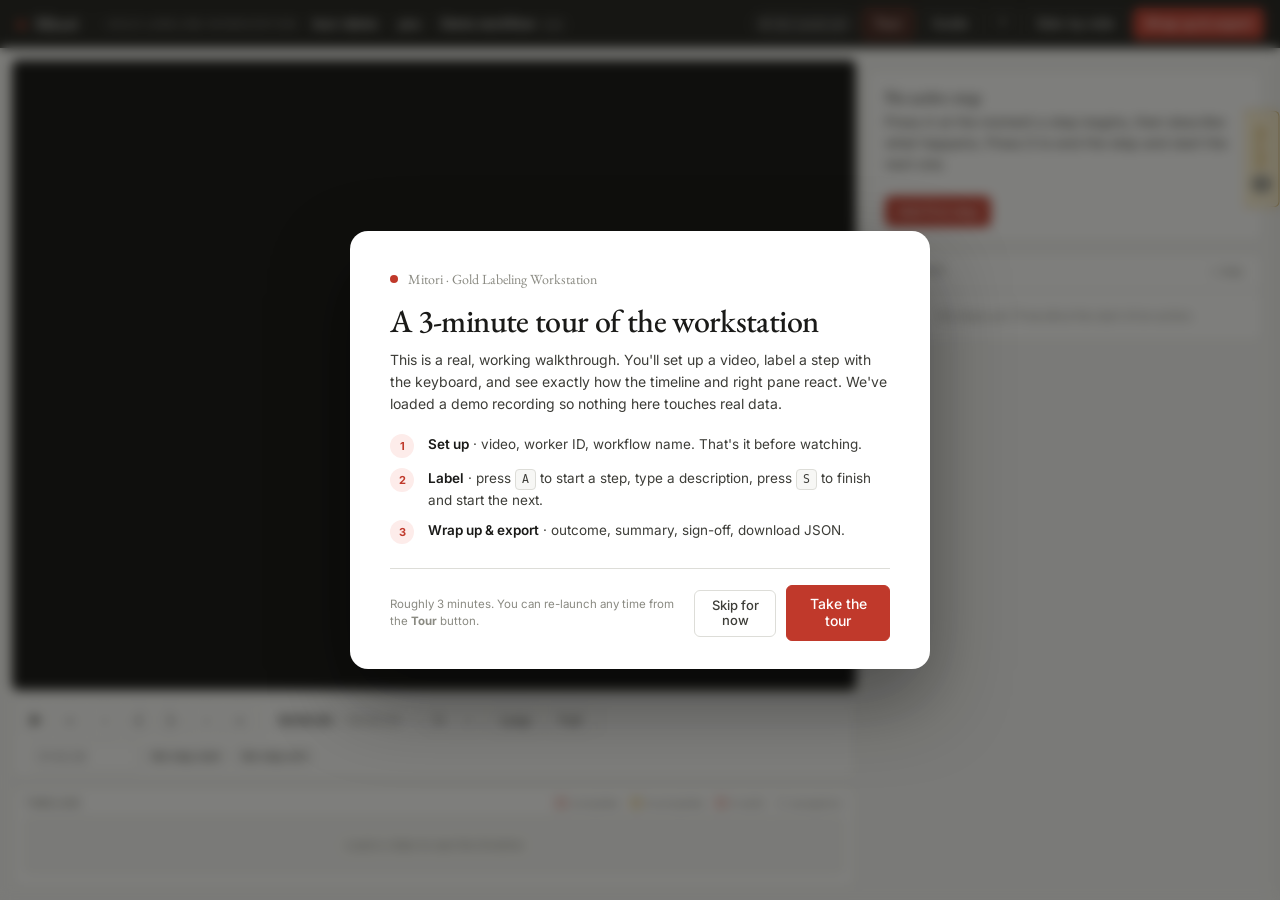
<file: gold-labeling/labeling-workstation.html>
<!doctype html>
<html lang="en">
<head>
  <meta charset="utf-8">
  <meta name="viewport" content="width=device-width, initial-scale=1">
  <title>Mitori Gold Labeling Workstation</title>
  <link rel="preconnect" href="https://fonts.googleapis.com">
  <link rel="preconnect" href="https://fonts.gstatic.com" crossorigin>
  <link href="https://fonts.googleapis.com/css2?family=EB+Garamond:wght@400;500;600&family=Inter:wght@400;500;600;700&display=swap" rel="stylesheet">
  <style>
    :root {
      --off-white: #F7F7F5;
      --white: #FFFFFF;
      --ink: #1A1A18;
      --ink-soft: #2a2a26;
      --body: #3D3D38;
      --muted: #8A8A82;
      --muted-soft: #B5B5AE;
      --border: #DDDDD8;
      --vermillion: #C0392B;
      --verm-dark: #A93226;
      --verm-light: #FDECEA;
      --green: #1A7A4A;
      --green-light: #E8F5E9;
      --amber: #B8830C;
      --amber-light: #FFF4D6;
      --red: #C0392B;
      --red-light: #FDECEA;
      --serif: 'EB Garamond', Georgia, 'Times New Roman', serif;
      --sans: 'Inter', system-ui, -apple-system, BlinkMacSystemFont, "Segoe UI", sans-serif;
      --mono: ui-monospace, "SF Mono", Menlo, Consolas, monospace;
      --radius-sm: 4px;
      --radius: 6px;
      --radius-lg: 12px;
      --topbar-h: 48px;
      color-scheme: light;
    }
    * { box-sizing: border-box; }
    html, body { height: 100%; }
    body {
      margin: 0;
      background: var(--off-white);
      color: var(--body);
      font-family: var(--sans);
      font-size: 14px;
      line-height: 1.5;
      -webkit-font-smoothing: antialiased;
      overflow: hidden;
    }
    h1, h2, h3, h4 { font-family: var(--serif); color: var(--ink); margin: 0; font-weight: 500; letter-spacing: -0.005em; }
    h1 { font-size: 22px; }
    h2 { font-size: 17px; }
    h3 { font-size: 14px; font-family: var(--sans); font-weight: 600; text-transform: uppercase; letter-spacing: 0.06em; color: var(--muted); }
    p { margin: 0 0 8px; color: var(--body); }
    .num { font-variant-numeric: tabular-nums; }
    .mono { font-family: var(--mono); font-variant-numeric: tabular-nums; }

    /* ── Top bar ────────────────────────────────────────── */
    .topbar {
      display: flex; align-items: center; justify-content: space-between; gap: 16px;
      padding: 0 16px; height: var(--topbar-h);
      background: var(--ink); color: var(--white);
      flex-shrink: 0;
    }
    .topbar-brand { display: inline-flex; align-items: center; gap: 10px; }
    .topbar-mark {
      font-family: var(--serif); font-weight: 500; font-size: 17px;
      color: var(--white); display: inline-flex; align-items: center; gap: 8px;
    }
    .topbar-mark .accent { color: var(--vermillion); font-size: 18px; line-height: 1; }
    .topbar-mode {
      display: inline-flex; align-items: center; gap: 6px;
      font-size: 11px; text-transform: uppercase; letter-spacing: 0.08em; color: rgba(255,255,255,0.55);
      padding-left: 12px; margin-left: 6px; border-left: 1px solid rgba(255,255,255,0.15);
    }

    .topbar-breadcrumb {
      flex: 1; display: flex; align-items: center; gap: 8px;
      color: rgba(255,255,255,0.6); font-size: 12.5px; min-width: 0;
    }
    .topbar-breadcrumb b { color: var(--white); font-weight: 500; }
    .topbar-breadcrumb b.empty { color: rgba(255,255,255,0.35); font-style: italic; font-weight: 400; }
    .topbar-breadcrumb .crumb-sep { color: rgba(255,255,255,0.25); }
    .topbar-breadcrumb .step-counter { display: inline-flex; gap: 10px; align-items: center; margin-left: auto; padding-right: 8px; }
    .topbar-breadcrumb .step-counter .badge { padding: 2px 7px; border-radius: 10px; font-size: 11px; line-height: 1.4; }
    .topbar-breadcrumb .step-counter .badge.ok { background: rgba(26,122,74,0.22); color: #7adfa8; }
    .topbar-breadcrumb .step-counter .badge.warn { background: rgba(184,131,12,0.22); color: #f0c674; }
    .topbar-breadcrumb .step-counter .badge.bad { background: rgba(192,57,43,0.22); color: #f7a4a0; }
    .topbar-breadcrumb .step-counter .badge { cursor: pointer; }
    .topbar-breadcrumb a, .topbar-breadcrumb button.linkish {
      color: rgba(255,255,255,0.55); background: transparent; border: 0; cursor: pointer;
      padding: 0; font: inherit; font-size: 11px; text-decoration: underline;
      text-decoration-color: rgba(255,255,255,0.2); text-underline-offset: 3px;
    }
    .topbar-breadcrumb a:hover, .topbar-breadcrumb button.linkish:hover { color: var(--white); }
    .topbar-actions { display: inline-flex; align-items: center; gap: 6px; }
    .save-indicator {
      display: inline-flex; align-items: center; gap: 6px;
      padding: 4px 10px; border-radius: 14px;
      background: rgba(255,255,255,0.06);
      color: rgba(255,255,255,0.65); font-size: 11px;
      font-variant-numeric: tabular-nums; cursor: help; user-select: none;
    }
    .save-indicator .save-dot {
      width: 6px; height: 6px; border-radius: 50%;
      background: var(--green); box-shadow: 0 0 0 0 rgba(26,122,74,0.6);
    }
    .save-indicator.saving .save-dot {
      background: var(--amber);
      animation: save-pulse 1s ease-in-out infinite;
    }
    .save-indicator.error .save-dot { background: var(--red); }
    .save-indicator.idle .save-dot { background: var(--muted-soft); box-shadow: none; }
    @keyframes save-pulse {
      0%, 100% { transform: scale(1); opacity: 0.9; }
      50% { transform: scale(1.4); opacity: 0.5; }
    }
    .drafts-picker-list { max-height: 360px; overflow-y: auto; }
    .draft-row {
      display: grid; grid-template-columns: 1fr auto auto; gap: 12px; align-items: center;
      padding: 10px 12px; border: 1px solid var(--border); border-radius: var(--radius);
      margin-bottom: 6px; cursor: pointer; background: var(--white);
    }
    .draft-row:hover { background: var(--off-white); border-color: var(--ink); }
    .draft-row .draft-meta { font-size: 11.5px; color: var(--muted); margin-top: 2px; }
    .draft-row .draft-name { font-weight: 500; color: var(--ink); font-size: 13px; }
    .draft-row .draft-when { font-size: 11px; color: var(--muted); font-variant-numeric: tabular-nums; }

    /* ── Buttons ────────────────────────────────────────── */
    button, .btn {
      font: inherit; cursor: pointer; border-radius: var(--radius);
      padding: 7px 11px; font-size: 13px; font-weight: 500; line-height: 1.2;
      border: 1px solid var(--border); background: var(--white); color: var(--body);
      display: inline-flex; align-items: center; gap: 6px;
      transition: background 80ms, border-color 80ms, color 80ms;
    }
    button:hover, .btn:hover { border-color: var(--ink); color: var(--ink); }
    button:focus-visible, .btn:focus-visible { outline: 2px solid var(--vermillion); outline-offset: 2px; }
    button:disabled, .btn:disabled { opacity: 0.4; cursor: not-allowed; }
    button:disabled:hover, .btn:disabled:hover { border-color: var(--border); color: var(--body); }
    button.primary { background: var(--vermillion); color: var(--white); border-color: var(--vermillion); }
    button.primary:hover { background: var(--verm-dark); border-color: var(--verm-dark); color: var(--white); }
    button.dark { background: var(--ink); color: var(--white); border-color: var(--ink); }
    button.dark:hover { background: var(--ink-soft); color: var(--white); }
    button.ghost-light {
      background: transparent; border-color: rgba(255,255,255,0.18); color: rgba(255,255,255,0.85);
    }
    button.ghost-light:hover { background: rgba(255,255,255,0.08); border-color: rgba(255,255,255,0.4); color: var(--white); }
    button.ghost { background: transparent; border-color: transparent; color: var(--muted); padding: 4px 6px; }
    button.ghost:hover { background: var(--off-white); border-color: var(--border); color: var(--ink); }
    button.icon { padding: 6px; min-width: 30px; justify-content: center; }
    button.danger-ghost { color: var(--vermillion); border-color: var(--verm-light); background: var(--white); }
    button.danger-ghost:hover { background: var(--verm-light); border-color: var(--vermillion); color: var(--vermillion); }
    button.tiny { padding: 2px 7px; font-size: 11px; }
    .kbd-hint::after {
      content: attr(data-kbd); margin-left: 6px;
      font-family: var(--mono); font-size: 10px; color: var(--muted);
      padding: 1px 5px; border: 1px solid var(--border); border-radius: 3px;
      background: var(--off-white);
    }
    button.primary .kbd-hint::after, button.dark .kbd-hint::after { background: rgba(255,255,255,0.15); border-color: rgba(255,255,255,0.25); color: rgba(255,255,255,0.8); }

    /* ── Pills ────────────────────────────────────────── */
    .pill {
      display: inline-flex; align-items: center; gap: 4px;
      border-radius: 20px; padding: 2px 9px; font-size: 11px; font-weight: 500;
      text-transform: uppercase; letter-spacing: 0.05em; line-height: 1.5;
    }
    .pill-grey { background: var(--off-white); border: 1px solid var(--border); color: var(--muted); }
    .pill-dark { background: var(--ink); color: var(--white); }
    .pill-verm { background: var(--verm-light); color: var(--vermillion); }
    .pill-green { background: var(--green-light); color: var(--green); }
    .pill-amber { background: var(--amber-light); color: var(--amber); }

    /* ── Inputs ────────────────────────────────────────── */
    input, textarea, select {
      width: 100%; font: inherit; font-size: 13px;
      border: 1px solid var(--border); border-radius: var(--radius);
      padding: 7px 10px; background: var(--white); color: var(--ink);
      transition: border-color 80ms;
    }
    input:focus, textarea:focus, select:focus { outline: none; border-color: var(--vermillion); box-shadow: 0 0 0 3px var(--verm-light); }
    textarea { resize: vertical; min-height: 64px; line-height: 1.5; font-family: var(--sans); }
    label.field-label { display: block; font-size: 11.5px; color: var(--muted); margin-bottom: 5px; font-weight: 500; text-transform: uppercase; letter-spacing: 0.04em; }
    select { background-image: url("data:image/svg+xml;utf8,<svg xmlns='http://www.w3.org/2000/svg' width='10' height='10' viewBox='0 0 10 10'><path d='M2 4l3 3 3-3' fill='none' stroke='%238A8A82' stroke-width='1.5' stroke-linecap='round' stroke-linejoin='round'/></svg>"); background-repeat: no-repeat; background-position: right 10px center; padding-right: 28px; appearance: none; cursor: pointer; }
    input[type=file] { padding: 6px; cursor: pointer; }

    /* ── Layout ────────────────────────────────────────── */
    .workspace {
      display: grid;
      grid-template-columns: 1fr 400px;
      gap: 12px;
      padding: 12px;
      height: calc(100vh - var(--topbar-h));
      overflow: hidden;
    }
    .video-pane {
      display: flex; flex-direction: column; gap: 8px; min-width: 0; min-height: 0;
    }
    .step-pane {
      display: flex; flex-direction: column; gap: 10px;
      overflow-y: auto; padding-right: 4px; min-height: 0;
    }
    .step-pane::-webkit-scrollbar { width: 8px; }
    .step-pane::-webkit-scrollbar-thumb { background: var(--border); border-radius: 4px; }

    body.external-mode .workspace { grid-template-columns: 320px 1fr; }
    body.external-mode .video-shell { display: none; }
    body.external-mode .video-pane { gap: 10px; }

    /* ── Video shell ────────────────────────────────────────── */
    .video-shell {
      background: #0a0a0a; border-radius: var(--radius); overflow: hidden;
      flex: 1 1 auto; min-height: 240px; display: flex; align-items: center; justify-content: center;
      position: relative;
    }
    .video-shell video { width: 100%; height: 100%; object-fit: contain; background: #000; display: block; }
    .video-empty {
      color: rgba(255,255,255,0.55); padding: 40px; text-align: center;
      font-family: var(--serif); font-size: 18px;
    }
    .video-empty p { color: rgba(255,255,255,0.5); font-size: 13px; margin-top: 8px; }

    .loop-indicator {
      position: absolute; top: 10px; right: 10px;
      background: rgba(192,57,43,0.85); color: var(--white);
      font-size: 11px; padding: 3px 8px; border-radius: var(--radius-sm);
      letter-spacing: 0.04em; pointer-events: none;
    }
    .loop-indicator.hidden { display: none; }

    /* ── Video controls ────────────────────────────────────────── */
    .video-controls {
      display: flex; align-items: center; gap: 6px; flex-wrap: wrap;
      padding: 6px 8px;
      background: var(--white); border: 1px solid var(--border); border-radius: var(--radius);
    }
    .video-controls .group { display: inline-flex; gap: 4px; align-items: center; padding-right: 8px; border-right: 1px solid var(--border); }
    .video-controls .group:last-child { border-right: 0; padding-right: 0; }
    .video-controls .spacer { flex: 1; }
    .time-display {
      font-variant-numeric: tabular-nums; font-size: 13px; padding: 0 8px;
      color: var(--ink); font-weight: 500;
    }
    .time-display .muted { color: var(--muted); font-weight: 400; }
    .time-display .sep { color: var(--muted-soft); margin: 0 5px; }
    .video-controls select { width: auto; padding: 4px 24px 4px 8px; font-size: 12px; }
    .video-controls .manual-time {
      display: inline-flex; align-items: center; gap: 4px;
      padding-left: 8px;
    }
    .video-controls .manual-time input { width: 110px; padding: 4px 8px; font-size: 12px; }

    /* ── Timeline ────────────────────────────────────────── */
    .timeline-shell {
      background: var(--white); border: 1px solid var(--border); border-radius: var(--radius);
      padding: 8px 12px 10px; flex-shrink: 0;
    }
    .timeline-head {
      display: flex; align-items: center; justify-content: space-between;
      margin-bottom: 6px; font-size: 11px;
    }
    .timeline-head h3 { font-size: 11px; }
    .timeline-head .legend { display: inline-flex; gap: 12px; font-size: 11px; color: var(--muted); }
    .timeline-head .legend span { display: inline-flex; align-items: center; gap: 4px; }
    .timeline-head .legend i {
      display: inline-block; width: 10px; height: 10px; border-radius: 2px;
      border: 1px solid var(--border);
    }
    .timeline-head .legend i.ok { background: var(--verm-light); border-color: var(--vermillion); }
    .timeline-head .legend i.warn { background: var(--amber-light); border-color: var(--amber); }
    .timeline-head .legend i.bad { background: var(--red-light); border-color: var(--red); }
    .timeline-head .legend i.except { background-image: repeating-linear-gradient(45deg, transparent, transparent 3px, rgba(0,0,0,0.18) 3px, rgba(0,0,0,0.18) 6px); }

    .timeline-track-wrap {
      position: relative; height: 56px; user-select: none;
      background: var(--off-white); border: 1px solid var(--border); border-radius: var(--radius-sm);
    }
    .timeline-track-wrap.empty { display: flex; align-items: center; justify-content: center; color: var(--muted); font-size: 12px; }

    .timeline-block {
      position: absolute; top: 16px; bottom: 4px;
      background: var(--verm-light); border: 1px solid var(--vermillion); border-radius: 3px;
      cursor: pointer; overflow: hidden;
      min-width: 4px;
    }
    .timeline-block.active { background: var(--vermillion); border-color: var(--ink); z-index: 5; box-shadow: 0 0 0 2px var(--white), 0 0 0 3px var(--ink); }
    .timeline-block.active .timeline-block-label { color: var(--white); }
    .timeline-block.invalid { background: var(--red-light); border-color: var(--red); }
    .timeline-block.invalid.active { background: var(--red); }
    .timeline-block.incomplete { background: var(--amber-light); border-color: var(--amber); }
    .timeline-block.incomplete.active { background: var(--amber); }
    .timeline-block.exception { background-image: repeating-linear-gradient(45deg, var(--verm-light), var(--verm-light) 4px, rgba(0,0,0,0.07) 4px, rgba(0,0,0,0.07) 8px); }
    .timeline-block-label {
      position: absolute; left: 5px; top: 1px;
      font-size: 10px; color: var(--ink); white-space: nowrap;
      overflow: hidden; text-overflow: ellipsis; max-width: calc(100% - 10px);
      pointer-events: none; font-weight: 500;
    }
    .timeline-block-edge {
      position: absolute; top: 0; bottom: 0; width: 7px; cursor: ew-resize; z-index: 6;
    }
    .timeline-block-edge.start { left: -3px; }
    .timeline-block-edge.end { right: -3px; }
    .timeline-block-edge:hover { background: rgba(26,26,24,0.2); }

    .timeline-playhead {
      position: absolute; top: 0; bottom: 0; width: 2px; background: var(--ink);
      pointer-events: none; z-index: 8;
    }
    .timeline-playhead::before {
      content: ''; position: absolute; top: -3px; left: -5px;
      width: 12px; height: 12px; background: var(--ink); border-radius: 50%;
      border: 2px solid var(--white);
    }

    .timeline-wf-marker {
      position: absolute; top: 0; bottom: 0; width: 1px; background: var(--ink);
      pointer-events: none; opacity: 0.5; z-index: 4;
    }
    .timeline-wf-marker::before {
      content: ''; position: absolute; bottom: -2px; left: -5px;
      width: 0; height: 0;
      border-left: 5px solid transparent;
      border-right: 5px solid transparent;
      border-bottom: 6px solid var(--ink);
    }

    .timeline-tick-layer {
      position: absolute; left: 0; right: 0; top: 1px; height: 14px;
      pointer-events: none; overflow: hidden;
    }
    .timeline-tick {
      position: absolute; width: 1px; top: 3px; height: 8px; opacity: 0.7;
    }
    .timeline-tick.click { background: #2563eb; }
    .timeline-tick.keystroke { background: #16a34a; }
    .timeline-tick.scroll { background: #ca8a04; }
    .timeline-tick.app-switch { background: var(--vermillion); top: 0; height: 14px; opacity: 1; width: 2px; }
    .timeline-tick.gap { background: var(--muted); top: 0; height: 14px; opacity: 0.15; }

    .timeline-axis {
      display: flex; justify-content: space-between;
      margin-top: 4px; font-size: 10px; color: var(--muted); font-variant-numeric: tabular-nums;
      padding: 0 2px;
    }

    /* ── Step pane ────────────────────────────────────────── */
    .step-card {
      background: var(--white); border: 1px solid var(--border); border-radius: var(--radius);
      padding: 14px 16px; flex-shrink: 0;
    }
    .step-card.no-step { padding: 28px 16px; text-align: center; color: var(--muted); }
    .step-card.no-step h2 { font-size: 16px; margin-bottom: 6px; color: var(--ink); }
    .step-card.no-step p { font-size: 13px; }
    .step-card.no-step .kbd { display: inline-block; background: var(--off-white); border: 1px solid var(--border); border-radius: 3px; padding: 1px 6px; font-family: var(--mono); font-size: 11px; color: var(--ink); margin: 0 2px; }

    .step-card-head {
      display: flex; align-items: center; justify-content: space-between;
      margin-bottom: 12px;
    }
    .step-card-head h2 {
      font-size: 19px; font-weight: 500;
      display: inline-flex; align-items: center; gap: 8px;
    }
    .step-card-head h2 .step-num-display { color: var(--muted); font-size: 14px; font-family: var(--sans); font-weight: 500; }
    .step-card-head .step-card-actions { display: inline-flex; gap: 4px; }

    .step-time-row {
      display: grid; grid-template-columns: 1fr auto 1fr; gap: 8px; align-items: end;
      margin-bottom: 14px;
      padding: 10px; background: var(--off-white); border-radius: var(--radius);
    }
    .step-time-input { display: flex; flex-direction: column; gap: 4px; min-width: 0; }
    .step-time-input .label-row {
      display: flex; align-items: center; justify-content: space-between; min-height: 14px;
    }
    .step-time-input .label-row label.field-label { margin: 0; }
    .step-time-input .label-row .quick-set { font-size: 10px; color: var(--vermillion); padding: 1px 6px; border-color: transparent; background: transparent; text-transform: uppercase; letter-spacing: 0.04em; }
    .step-time-input .label-row .quick-set:hover { background: var(--verm-light); border-color: var(--verm-light); color: var(--verm-dark); }
    .step-time-input input { font-variant-numeric: tabular-nums; font-size: 14px; font-weight: 500; padding: 6px 9px; }
    .step-arrow { color: var(--muted); padding-bottom: 7px; font-size: 14px; }

    .field-group { margin-bottom: 12px; }
    .field-group .field-label-row {
      display: flex; align-items: center; gap: 6px;
      margin-bottom: 5px;
    }
    .field-group .field-label-row label.field-label { margin: 0; flex: 1; }
    .field-status-dot {
      width: 8px; height: 8px; border-radius: 50%;
      display: inline-block; flex-shrink: 0;
    }
    .field-status-dot.required { background: var(--amber); }
    .field-status-dot.invalid { background: var(--red); }
    .field-status-dot.ok { background: var(--green); }
    .field-status-dot.hidden { display: none; }

    .field-warn {
      font-size: 11.5px; color: var(--amber); margin-top: 6px;
      padding: 6px 9px; background: var(--amber-light); border-radius: var(--radius-sm);
      border-left: 2px solid var(--amber); line-height: 1.4;
    }
    .field-warn.error { color: var(--vermillion); background: var(--red-light); border-left-color: var(--red); }

    /* chip rows */
    .chip-row {
      display: flex; gap: 4px; flex-wrap: wrap; margin-top: 5px;
    }
    .chip {
      background: var(--off-white); border: 1px solid var(--border);
      color: var(--body); border-radius: 12px;
      padding: 2px 8px; font-size: 11.5px; cursor: pointer;
      display: inline-flex; align-items: center; gap: 4px;
      font-family: var(--sans);
    }
    .chip:hover { border-color: var(--ink); color: var(--ink); }
    .chip .chip-kbd { color: var(--muted); font-size: 10px; font-family: var(--mono); }

    .action-types {
      display: flex; gap: 4px; flex-wrap: wrap;
    }
    .action-type-pill {
      display: inline-flex; align-items: center; gap: 4px;
      padding: 3px 9px; font-size: 11.5px; font-weight: 500;
      border-radius: 12px; border: 1px solid var(--border);
      background: var(--white); color: var(--body); cursor: pointer; user-select: none;
    }
    .action-type-pill:hover { border-color: var(--ink); }
    .action-type-pill.active { background: var(--ink); border-color: var(--ink); color: var(--white); }
    .action-type-pill .at-icon { display: inline-block; width: 6px; height: 6px; border-radius: 50%; }
    .action-type-pill.active .at-icon { background: var(--white); }
    .action-type-pill[data-type=click] .at-icon { background: #2563eb; }
    .action-type-pill[data-type=keystroke] .at-icon { background: #16a34a; }
    .action-type-pill[data-type=scroll] .at-icon { background: #ca8a04; }
    .action-type-pill[data-type=copy_paste] .at-icon { background: #9333ea; }
    .action-type-pill[data-type=navigation] .at-icon { background: var(--vermillion); }
    .action-type-pill[data-type=wait] .at-icon { background: var(--muted); }

    .confidence-row { display: flex; gap: 4px; }
    .confidence-btn {
      flex: 1 1 0; min-width: 0;
      display: flex; flex-direction: column; align-items: center; justify-content: center;
      gap: 2px; padding: 6px 2px; font-size: 11px; line-height: 1.15;
      border: 1px solid var(--border); background: var(--white); color: var(--body);
      border-radius: var(--radius-sm); cursor: pointer; font-family: var(--sans);
      text-align: center; letter-spacing: -0.005em;
    }
    .confidence-btn .conf-label { display: block; max-width: 100%; overflow: hidden; text-overflow: ellipsis; white-space: nowrap; }
    .confidence-btn small {
      display: block; color: var(--muted); font-size: 9.5px;
      font-variant-numeric: tabular-nums; white-space: nowrap;
    }
    .confidence-btn:hover { border-color: var(--ink); color: var(--ink); }
    .confidence-btn.active { background: var(--ink); color: var(--white); border-color: var(--ink); }
    .confidence-btn.active small { color: rgba(255,255,255,0.65); }

    .row-2 { display: grid; grid-template-columns: 1fr 1fr; gap: 10px; }

    .exception-toggle {
      display: flex; align-items: center; gap: 8px;
      padding: 8px 10px; background: var(--off-white);
      border: 1px solid var(--border); border-radius: var(--radius);
      margin-bottom: 12px; cursor: pointer; font-size: 12.5px;
    }
    .exception-toggle input[type=checkbox] { width: auto; margin: 0; cursor: pointer; }
    .exception-toggle.active { background: var(--amber-light); border-color: var(--amber); color: var(--amber); }

    .step-footer {
      display: flex; gap: 6px; flex-wrap: wrap;
      margin-top: 14px; padding-top: 12px; border-top: 1px solid var(--border);
      align-items: center;
    }
    .step-footer .spacer { flex: 1; }

    /* ── Step list ────────────────────────────────────────── */
    .step-list {
      background: var(--white); border: 1px solid var(--border); border-radius: var(--radius);
      flex-shrink: 0;
    }
    .step-list-head {
      padding: 9px 12px; border-bottom: 1px solid var(--border);
      display: flex; justify-content: space-between; align-items: center;
    }
    .step-list-head h3 { color: var(--muted); font-size: 11px; }
    .step-list-body { max-height: 220px; overflow-y: auto; }
    .step-list-row {
      display: grid; grid-template-columns: 26px 100px 1fr 14px;
      gap: 8px; padding: 7px 12px; align-items: center;
      border-bottom: 1px solid var(--border); cursor: pointer; font-size: 12px;
      background: transparent; width: 100%; border-left: 0; border-right: 0; border-top: 0;
      text-align: left; font-family: var(--sans); color: var(--body);
    }
    .step-list-row:last-child { border-bottom: 0; }
    .step-list-row:hover { background: var(--off-white); }
    .step-list-row.active { background: var(--verm-light); color: var(--ink); }
    .step-list-row .step-num { color: var(--muted); font-variant-numeric: tabular-nums; font-size: 11px; }
    .step-list-row.active .step-num { color: var(--vermillion); font-weight: 500; }
    .step-list-row .step-time { font-variant-numeric: tabular-nums; color: var(--muted); font-size: 11px; }
    .step-list-row .step-label { white-space: nowrap; overflow: hidden; text-overflow: ellipsis; }
    .step-list-row .step-label.empty { color: var(--muted); font-style: italic; }
    .step-list-row .step-status-dot {
      width: 7px; height: 7px; border-radius: 50%; justify-self: end;
    }
    .step-list-row .step-status-dot.ok { background: var(--green); }
    .step-list-row .step-status-dot.incomplete { background: var(--amber); }
    .step-list-row .step-status-dot.invalid { background: var(--red); }
    .step-list-row.exception .step-num::after { content: " ⚠"; color: var(--amber); }
    .step-list-empty { padding: 16px 12px; color: var(--muted); font-size: 12px; text-align: center; }

    /* ── Modal ────────────────────────────────────────── */
    .modal-backdrop {
      position: fixed; inset: 0; background: rgba(26, 26, 24, 0.6);
      display: flex; align-items: center; justify-content: center; z-index: 100;
      padding: 20px;
    }
    .modal {
      background: var(--white); border-radius: var(--radius-lg);
      padding: 28px 32px; width: 580px; max-width: 100%; max-height: 90vh; overflow-y: auto;
    }
    .modal h2 { margin-bottom: 6px; font-size: 22px; }
    .modal .modal-sub { color: var(--muted); font-size: 13px; margin-bottom: 20px; }
    .modal .modal-section { margin-bottom: 14px; }
    .modal .row-2 { gap: 12px; }
    .modal .modal-actions {
      display: flex; gap: 8px; justify-content: flex-end;
      margin-top: 20px; padding-top: 16px; border-top: 1px solid var(--border);
    }
    .modal .modal-actions .spacer { flex: 1; }
    .modal-help {
      font-size: 12px; color: var(--muted);
      padding: 10px 12px; background: var(--off-white); border-radius: var(--radius);
      border-left: 2px solid var(--vermillion); line-height: 1.5;
    }
    .modal-help b { color: var(--ink); }

    /* ── Tooltip ────────────────────────────────────────── */
    .info-mark {
      display: inline-flex; align-items: center; justify-content: center;
      width: 14px; height: 14px; border-radius: 50%;
      background: var(--off-white); border: 1px solid var(--border);
      color: var(--muted); font-size: 10px; font-weight: 600;
      cursor: help; flex-shrink: 0;
    }
    .info-mark:hover, .info-mark:focus { background: var(--verm-light); color: var(--vermillion); border-color: var(--vermillion); }
    .info-mark:focus { outline: 2px solid var(--vermillion); outline-offset: 1px; }

    .g-tooltip {
      position: fixed;
      background: var(--ink); color: var(--white);
      padding: 7px 10px; border-radius: var(--radius);
      font-size: 11.5px; line-height: 1.45; font-weight: 400;
      font-family: var(--sans); letter-spacing: 0;
      max-width: 280px;
      z-index: 500; pointer-events: none;
      white-space: normal;
      opacity: 0; transform: translateY(2px);
      transition: opacity 80ms, transform 80ms;
    }
    .g-tooltip.show { opacity: 1; transform: translateY(0); }
    .g-tooltip::after {
      content: ''; position: absolute;
      border: 5px solid transparent;
    }
    .g-tooltip[data-dir="down"]::after {
      top: 100%; left: var(--arrow-x, 50%); transform: translateX(-50%);
      border-top-color: var(--ink);
    }
    .g-tooltip[data-dir="up"]::after {
      bottom: 100%; left: var(--arrow-x, 50%); transform: translateX(-50%);
      border-bottom-color: var(--ink);
    }

    /* ── Notes drawer ────────────────────────────────────────── */
    .drawer-tab {
      position: fixed; top: 110px; right: 0; z-index: 40;
      background: var(--amber-light); color: var(--amber);
      border: 1px solid var(--amber); border-right: 0;
      border-radius: var(--radius) 0 0 var(--radius);
      padding: 14px 8px; cursor: pointer; font-weight: 500; font-size: 11.5px;
      writing-mode: vertical-rl; transform: rotate(180deg);
      letter-spacing: 0.05em; text-transform: uppercase;
    }
    .drawer-tab .badge {
      display: inline-block; background: var(--amber); color: var(--white);
      border-radius: 8px; padding: 1px 6px; font-size: 10px; margin-bottom: 4px;
      font-variant-numeric: tabular-nums; writing-mode: horizontal-tb; transform: rotate(180deg);
    }
    .drawer-tab.empty .badge { background: var(--muted); }
    .notes-drawer {
      position: fixed; top: var(--topbar-h); right: 0; bottom: 0;
      width: 420px; max-width: 95vw;
      background: var(--white); border-left: 1px solid var(--border);
      transform: translateX(100%); transition: transform 200ms ease;
      z-index: 50; padding: 20px 24px; overflow-y: auto;
      box-shadow: -4px 0 20px rgba(26,26,24,0.05);
    }
    .notes-drawer.open { transform: translateX(0); }
    .notes-drawer-head {
      display: flex; justify-content: space-between; align-items: center;
      margin-bottom: 14px;
    }
    .notes-grid { display: grid; gap: 14px; }

    /* ── Shortcut overlay ────────────────────────────────────────── */
    .shortcuts-overlay {
      position: fixed; inset: 0; background: rgba(26,26,24,0.7);
      z-index: 90; display: flex; align-items: center; justify-content: center;
      padding: 20px;
    }
    .shortcuts-card {
      background: var(--white); border-radius: var(--radius-lg);
      padding: 28px 32px; width: 680px; max-width: 100%;
      max-height: 90vh; overflow-y: auto;
    }
    .shortcuts-card h2 { margin-bottom: 4px; }
    .shortcuts-card .modal-sub { color: var(--muted); margin-bottom: 18px; font-size: 13px; }
    .shortcuts-grid {
      display: grid; grid-template-columns: 1fr 1fr; gap: 0 28px;
    }
    .shortcuts-section h3 {
      font-size: 11px; color: var(--muted);
      margin: 14px 0 6px; padding-bottom: 4px; border-bottom: 1px solid var(--border);
      letter-spacing: 0.06em; text-transform: uppercase; font-weight: 600; font-family: var(--sans);
    }
    .shortcut-row {
      display: flex; justify-content: space-between; align-items: center;
      padding: 5px 0; font-size: 12.5px;
    }
    .shortcut-row .desc { color: var(--body); }
    .shortcut-row .keys { display: inline-flex; gap: 3px; }
    .key {
      display: inline-block; background: var(--off-white);
      border: 1px solid var(--border); border-radius: 3px;
      padding: 1px 6px; font-size: 11px; font-family: var(--mono);
      color: var(--ink); min-width: 18px; text-align: center;
    }

    /* ── Labeling guide ────────────────────────────────────────── */
    .guide-body {
      display: grid; grid-template-columns: 1fr 1fr;
      gap: 18px 24px; margin-top: 14px;
    }
    .guide-card {
      border: 1px solid var(--border); border-radius: var(--radius);
      padding: 14px 16px; background: var(--off-white);
    }
    .guide-card.span-2 { grid-column: 1 / -1; }
    .guide-card.bare { background: var(--white); }
    .guide-h { font-size: 11px; font-family: var(--sans); color: var(--muted); margin-bottom: 10px; text-transform: uppercase; letter-spacing: 0.06em; font-weight: 600; }
    .guide-card p { font-size: 12.5px; color: var(--body); line-height: 1.5; margin-bottom: 8px; }
    .guide-card p:last-child { margin-bottom: 0; }
    .guide-card b { color: var(--ink); }

    .guide-fieldlist { display: grid; gap: 10px; }
    .guide-field { display: grid; grid-template-columns: 92px 1fr; gap: 10px; align-items: start; font-size: 12.5px; line-height: 1.45; }
    .guide-field b { display: block; color: var(--ink); }
    .guide-field span { color: var(--body); }
    .guide-field .demo { display: inline-flex; gap: 4px; flex-wrap: wrap; }

    .guide-extype-list { display: grid; gap: 10px; }
    .guide-extype-row { display: grid; grid-template-columns: auto 1fr; gap: 10px; align-items: start; font-size: 12.5px; line-height: 1.45; }
    .guide-extype-row .ex-type-pill { pointer-events: none; }

    .guide-list { margin: 0; padding-left: 18px; font-size: 12.5px; color: var(--body); line-height: 1.55; }
    .guide-list li { margin-bottom: 6px; }
    .guide-list b { color: var(--ink); }

    .guide-mini-confidence { display: flex; gap: 4px; }
    .guide-mini-confidence .confidence-btn { padding: 5px 4px; font-size: 10px; pointer-events: none; }
    .guide-mini-confidence .confidence-btn small { font-size: 9px; }

    .guide-mini-timeline {
      position: relative; height: 36px; background: var(--white);
      border: 1px solid var(--border); border-radius: var(--radius-sm); overflow: hidden;
    }
    .guide-mini-timeline .gmt-block {
      position: absolute; top: 6px; bottom: 6px; border: 1px solid var(--vermillion);
      background: var(--verm-light); border-radius: 2px;
      font-size: 9px; color: var(--ink); padding: 2px 4px;
      white-space: nowrap; overflow: hidden; text-overflow: ellipsis;
    }
    .guide-mini-timeline .gmt-block.exception {
      background-image: repeating-linear-gradient(45deg, var(--verm-light), var(--verm-light) 4px, rgba(0,0,0,0.07) 4px, rgba(0,0,0,0.07) 8px);
    }
    .guide-mini-timeline .gmt-block.incomplete {
      background: var(--amber-light); border-color: var(--amber);
    }

    /* ── Exception type picker ────────────────────────────────────────── */
    .ex-type-row { display: flex; gap: 4px; flex-wrap: wrap; margin-bottom: 8px; }
    .ex-type-pill {
      display: inline-flex; align-items: center; gap: 4px;
      padding: 4px 10px; font-size: 11.5px; font-weight: 500;
      border-radius: 12px; border: 1px solid var(--amber);
      background: var(--white); color: var(--amber); cursor: pointer; user-select: none;
      font-family: var(--sans);
    }
    .ex-type-pill:hover { background: var(--amber-light); }
    .ex-type-pill.active { background: var(--amber); color: var(--white); border-color: var(--amber); }

    /* ── Validation banner ────────────────────────────────────────── */
    .validation-banner {
      padding: 12px 16px; border-radius: var(--radius); border: 1px solid;
      margin-bottom: 12px; font-size: 13px;
    }
    .validation-banner.error { background: var(--red-light); border-color: var(--red); color: var(--vermillion); }
    .validation-banner.success { background: var(--green-light); border-color: var(--green); color: var(--green); }
    .validation-banner.info { background: var(--amber-light); border-color: var(--amber); color: var(--amber); }
    .validation-banner h3 { color: inherit; font-family: var(--sans); font-size: 13px; text-transform: none; letter-spacing: 0; margin-bottom: 6px; font-weight: 600; }
    .validation-banner ul { margin: 4px 0 0 18px; padding: 0; font-size: 12.5px; }
    .validation-banner li { margin-bottom: 3px; }
    .validation-banner button.linkish {
      background: transparent; border: 0; color: inherit;
      text-decoration: underline; cursor: pointer; padding: 0; font: inherit;
      text-decoration-color: currentColor; text-underline-offset: 3px;
    }

    /* ── First-run tour ────────────────────────────────────────── */
    .tour-spotlight {
      position: fixed;
      pointer-events: none;
      border-radius: 10px;
      box-shadow:
        0 0 0 9999px rgba(20, 20, 18, 0.62),
        0 0 0 2px rgba(255, 255, 255, 0.85),
        0 0 0 4px rgba(192, 57, 43, 0.55),
        0 16px 48px rgba(0, 0, 0, 0.35);
      transition:
        top 320ms cubic-bezier(0.4, 0, 0.2, 1),
        left 320ms cubic-bezier(0.4, 0, 0.2, 1),
        width 320ms cubic-bezier(0.4, 0, 0.2, 1),
        height 320ms cubic-bezier(0.4, 0, 0.2, 1);
      z-index: 700;
      opacity: 0;
    }
    .tour-spotlight.show { opacity: 1; }
    .tour-spotlight.pulse { animation: tour-pulse 2.4s ease-in-out infinite; }
    @keyframes tour-pulse {
      0%, 100% { box-shadow:
        0 0 0 9999px rgba(20, 20, 18, 0.62),
        0 0 0 2px rgba(255, 255, 255, 0.85),
        0 0 0 4px rgba(192, 57, 43, 0.55),
        0 16px 48px rgba(0, 0, 0, 0.35); }
      50% { box-shadow:
        0 0 0 9999px rgba(20, 20, 18, 0.65),
        0 0 0 2px rgba(255, 255, 255, 0.9),
        0 0 0 8px rgba(192, 57, 43, 0.35),
        0 16px 48px rgba(0, 0, 0, 0.4); }
    }

    .tour-card {
      position: fixed;
      width: 360px; max-width: calc(100vw - 24px);
      background: var(--white);
      border-radius: 14px;
      box-shadow:
        0 24px 60px rgba(0, 0, 0, 0.28),
        0 0 0 1px rgba(255, 255, 255, 0.06);
      z-index: 720;
      overflow: visible;
      opacity: 0;
      transform: translateY(6px) scale(0.985);
      transition: opacity 220ms ease, transform 220ms ease,
                  top 320ms cubic-bezier(0.4, 0, 0.2, 1),
                  left 320ms cubic-bezier(0.4, 0, 0.2, 1);
    }
    .tour-card.show { opacity: 1; transform: translateY(0) scale(1); }
    .tour-card-progress {
      height: 3px; background: var(--off-white); position: relative;
      border-radius: 14px 14px 0 0; overflow: hidden;
    }
    .tour-card-progress-fill {
      position: absolute; top: 0; left: 0; bottom: 0;
      background: linear-gradient(90deg, var(--vermillion), #e16458);
      transition: width 320ms cubic-bezier(0.4, 0, 0.2, 1);
    }
    .tour-card-body { padding: 20px 22px 14px; }
    .tour-card-eyebrow {
      display: flex; align-items: center; justify-content: space-between;
      font-size: 10.5px; font-weight: 600; color: var(--vermillion);
      text-transform: uppercase; letter-spacing: 0.1em; margin-bottom: 6px;
    }
    .tour-card-eyebrow .num { color: var(--muted); font-weight: 500; letter-spacing: 0.04em; }
    .tour-card-title {
      font-family: var(--serif); font-size: 22px; font-weight: 500;
      line-height: 1.2; color: var(--ink);
      margin: 0 0 8px; letter-spacing: -0.01em;
    }
    .tour-card-text { font-size: 13.5px; line-height: 1.55; color: var(--body); margin: 0; }
    .tour-card-text b { color: var(--ink); font-weight: 600; }
    .tour-card-text .key {
      display: inline-block; background: var(--off-white);
      border: 1px solid var(--border); border-radius: 4px;
      padding: 1px 7px; font-family: var(--mono); font-size: 11.5px;
      color: var(--ink); margin: 0 1px; vertical-align: 1px;
    }
    .tour-card-hint {
      margin-top: 10px; padding: 10px 12px;
      background: var(--verm-light); border-left: 3px solid var(--vermillion);
      border-radius: 6px; font-size: 12.5px; color: var(--ink); line-height: 1.5;
    }
    .tour-card-hint .label {
      display: block; font-size: 10.5px; font-weight: 600;
      color: var(--vermillion); text-transform: uppercase; letter-spacing: 0.08em;
      margin-bottom: 3px;
    }
    .tour-card-actions {
      display: flex; align-items: center; gap: 6px;
      padding: 12px 18px 16px; border-top: 1px solid var(--border);
      background: var(--off-white);
      border-radius: 0 0 14px 14px;
    }
    .tour-card-actions .spacer { flex: 1; }
    .tour-card-actions button { padding: 7px 14px; font-size: 13px; }
    .tour-card-actions .btn-skip {
      background: transparent; border: 0; color: var(--muted);
      padding: 7px 4px; font-size: 12px; cursor: pointer;
    }
    .tour-card-actions .btn-skip:hover { color: var(--ink); }
    .tour-card-arrow {
      position: absolute; width: 14px; height: 14px;
      background: var(--white); transform: rotate(45deg);
    }
    .tour-card[data-side="bottom"] .tour-card-arrow { top: -6px; }
    .tour-card[data-side="top"] .tour-card-arrow { bottom: -6px; }
    .tour-card[data-side="left"] .tour-card-arrow { right: -6px; }
    .tour-card[data-side="right"] .tour-card-arrow { left: -6px; }

    .tour-splash {
      position: fixed; inset: 0; z-index: 750;
      background: rgba(20, 20, 18, 0.55);
      backdrop-filter: blur(6px);
      -webkit-backdrop-filter: blur(6px);
      display: flex; align-items: center; justify-content: center;
      padding: 24px;
      opacity: 0; transition: opacity 200ms ease;
      pointer-events: none;
    }
    .tour-splash.show { opacity: 1; pointer-events: auto; }
    .tour-splash-card {
      background: var(--white); border-radius: 18px;
      width: 580px; max-width: 100%;
      padding: 36px 40px 28px;
      box-shadow: 0 32px 80px rgba(0,0,0,0.4);
      transform: translateY(8px) scale(0.97);
      opacity: 0; transition: transform 320ms cubic-bezier(0.16, 1, 0.3, 1), opacity 200ms ease;
    }
    .tour-splash.show .tour-splash-card { transform: translateY(0) scale(1); opacity: 1; }
    .tour-splash-mark {
      display: inline-flex; align-items: center; gap: 10px;
      font-family: var(--serif); font-size: 14px; color: var(--muted);
      margin-bottom: 14px;
    }
    .tour-splash-mark .dot {
      width: 8px; height: 8px; border-radius: 50%; background: var(--vermillion);
    }
    .tour-splash h2 {
      font-family: var(--serif); font-size: 32px; line-height: 1.1;
      letter-spacing: -0.02em; color: var(--ink); margin: 0 0 10px; font-weight: 500;
    }
    .tour-splash p {
      font-size: 14px; line-height: 1.6; color: var(--body); margin: 0 0 16px;
    }
    .tour-splash-bullets { display: grid; gap: 10px; margin: 18px 0 24px; }
    .tour-splash-bullet {
      display: grid; grid-template-columns: 28px 1fr; gap: 10px; align-items: start;
    }
    .tour-splash-bullet .badge {
      display: inline-flex; align-items: center; justify-content: center;
      width: 24px; height: 24px; border-radius: 50%;
      background: var(--verm-light); color: var(--vermillion);
      font-size: 11px; font-weight: 700;
    }
    .tour-splash-bullet b { color: var(--ink); font-weight: 600; }
    .tour-splash-bullet span { color: var(--body); font-size: 13.5px; line-height: 1.5; }
    .tour-splash-actions {
      display: flex; align-items: center; gap: 10px;
      margin-top: 8px; padding-top: 16px; border-top: 1px solid var(--border);
    }
    .tour-splash-actions .spacer { flex: 1; }
    .tour-splash-meta { font-size: 11.5px; color: var(--muted); }
    .tour-splash button.primary { padding: 10px 18px; font-size: 14px; }

    .tour-celebrate-icon {
      width: 64px; height: 64px; border-radius: 50%;
      background: var(--green-light); color: var(--green);
      display: inline-flex; align-items: center; justify-content: center;
      font-size: 32px; margin-bottom: 14px;
      animation: tour-pop 380ms cubic-bezier(0.16, 1.4, 0.3, 1) both;
    }
    @keyframes tour-pop {
      0% { transform: scale(0.4); opacity: 0; }
      70% { transform: scale(1.08); }
      100% { transform: scale(1); opacity: 1; }
    }

    body.tour-active .tour-fake-video {
      position: absolute; inset: 0; display: flex; flex-direction: column;
      align-items: center; justify-content: center; gap: 14px;
      background:
        radial-gradient(circle at 30% 30%, rgba(192,57,43,0.18) 0%, transparent 55%),
        radial-gradient(circle at 70% 70%, rgba(26,122,74,0.12) 0%, transparent 55%),
        linear-gradient(135deg, #1a1a18 0%, #2b2b25 60%, #1a1a18 100%);
      color: rgba(255,255,255,0.72);
      font-family: var(--serif); font-size: 18px; letter-spacing: 0.02em;
      border-radius: var(--radius);
    }
    body.tour-active .tour-fake-video::before {
      content: ''; width: 64px; height: 64px;
      border: 2px solid rgba(255,255,255,0.3); border-radius: 50%;
      border-top-color: var(--vermillion);
      animation: tour-spin 2.4s linear infinite;
    }
    body.tour-active .tour-fake-video small {
      font-size: 11px; color: rgba(255,255,255,0.45); letter-spacing: 0.12em;
      text-transform: uppercase; font-family: var(--sans);
    }
    @keyframes tour-spin { to { transform: rotate(360deg); } }
    body.tour-active .video-shell .video-empty,
    body.tour-active .video-shell video { display: none !important; }

    /* Tour topbar button */
    .topbar-actions .btn-tour {
      background: rgba(192, 57, 43, 0.22);
      border-color: rgba(192, 57, 43, 0.5);
      color: #f8d7d3;
    }
    .topbar-actions .btn-tour:hover {
      background: rgba(192, 57, 43, 0.35);
      border-color: rgba(192, 57, 43, 0.8);
      color: var(--white);
    }

    /* ── Toast ────────────────────────────────────────── */
    .toast {
      position: fixed; bottom: 16px; left: 50%; transform: translateX(-50%);
      background: var(--ink); color: var(--white);
      padding: 10px 18px; border-radius: var(--radius);
      font-size: 13px; z-index: 300;
      opacity: 0; transition: opacity 200ms;
      pointer-events: none;
    }
    .toast.show { opacity: 1; }
    .toast.ok { background: var(--green); }
    .toast.warn { background: var(--amber); }

    /* ── Responsive ────────────────────────────────────────── */
    @media (max-width: 1180px) {
      .workspace { grid-template-columns: 1fr 360px; }
    }
    @media (max-width: 980px) {
      .workspace { grid-template-columns: 1fr; height: auto; overflow: visible; }
      body { overflow: auto; }
      .step-pane { overflow: visible; max-height: none; }
      .video-shell { min-height: 360px; }
    }

    /* ── Visually hidden ────────────────────────────────────────── */
    .sr { position: absolute; width: 1px; height: 1px; padding: 0; margin: -1px; overflow: hidden; clip: rect(0,0,0,0); white-space: nowrap; border: 0; }

    .hidden { display: none !important; }
  </style>
</head>
<body>

<header class="topbar" role="banner">
  <div class="topbar-brand">
    <span class="topbar-mark"><span class="accent">●</span> Mitori</span>
    <span class="topbar-mode">Gold Labeling Workstation</span>
  </div>

  <div class="topbar-breadcrumb" id="breadcrumb">
    <b id="crumb-video" class="empty">No video loaded</b>
    <span class="crumb-sep">·</span>
    <b id="crumb-labeler" class="empty">no labeler</b>
    <span class="crumb-sep">·</span>
    <b id="crumb-workflow" class="empty">no workflow named</b>
    <button class="linkish" type="button" onclick="openSetupModal()">Edit</button>
    <div class="step-counter" id="stepCounter" style="display:none;">
      <span class="badge ok" id="counterTotal" title="Total steps">0 steps</span>
      <span class="badge warn" id="counterIncomplete" style="display:none;" onclick="jumpToFirstIssue('incomplete')">0 incomplete</span>
      <span class="badge bad" id="counterInvalid" style="display:none;" onclick="jumpToFirstIssue('invalid')">0 invalid</span>
    </div>
  </div>

  <div class="topbar-actions">
    <span class="save-indicator" id="saveIndicator" title="Saved automatically every 600ms after edits and on tab close">
      <span class="save-dot"></span><span class="save-text">Idle</span>
    </span>
    <button class="ghost-light btn-tour" type="button" onclick="onTourButtonClicked()" title="Take an interactive tour of the tool">
      Tour
    </button>
    <button class="ghost-light" type="button" onclick="openLabelingGuide()" title="Labeling guide">
      Guide
    </button>
    <button class="ghost-light" type="button" onclick="openShortcutsOverlay()" title="Keyboard shortcuts">
      <span>?</span>
    </button>
    <button class="ghost-light" type="button" onclick="toggleExternalMode()" id="extModeBtn" title="Side-by-side mode for external player like Windows Media Player">
      Side-by-side
    </button>
    <button class="primary" type="button" onclick="openExportModal()">
      Wrap up & export
    </button>
  </div>
</header>

<main class="workspace" id="workspace">

  <!-- VIDEO PANE -->
  <section class="video-pane" aria-label="Video workspace">

    <div class="video-shell" id="videoShell">
      <div class="video-empty" id="videoEmpty">
        <div>Load a video to begin</div>
        <p>Use the setup panel to choose a screen recording. The file stays on your computer.</p>
        <button class="primary" type="button" onclick="openSetupModal()" style="margin-top:14px;">Open setup</button>
      </div>
      <video id="video" controls playsinline style="display:none;"></video>
      <div class="loop-indicator hidden" id="loopIndicator">Looping step</div>
    </div>

    <div class="video-controls" id="videoControls">
      <div class="group">
        <button type="button" class="icon" onclick="togglePlay()" title="Play/Pause (Space)">▶</button>
        <button type="button" class="icon" onclick="seekBy(-5)" title="Back 5s (Shift+←)">«</button>
        <button type="button" class="icon" onclick="seekBy(-1)" title="Back 1s (←)">‹</button>
        <button type="button" class="icon" onclick="seekFrame(-1)" title="Previous frame (,)">‹|</button>
        <button type="button" class="icon" onclick="seekFrame(1)" title="Next frame (.)">|›</button>
        <button type="button" class="icon" onclick="seekBy(1)" title="Forward 1s (→)">›</button>
        <button type="button" class="icon" onclick="seekBy(5)" title="Forward 5s (Shift+→)">»</button>
      </div>
      <div class="group">
        <span class="time-display"><span id="curTimeDisp" class="num">00:00.00</span><span class="sep">/</span><span class="muted num" id="durTimeDisp">00:00.00</span></span>
      </div>
      <div class="group">
        <label class="sr" for="speedSel">Playback speed</label>
        <select id="speedSel" onchange="setPlaybackRate(this.value)" title="Playback speed">
          <option value="0.5">0.5×</option>
          <option value="1" selected>1×</option>
          <option value="1.5">1.5×</option>
          <option value="2">2×</option>
          <option value="4">4×</option>
        </select>
        <button type="button" onclick="toggleLoopStep()" id="loopBtn" title="Loop active step (L)">Loop</button>
        <button type="button" onclick="requestVideoFullscreen()" title="Fullscreen (F)">Full</button>
      </div>
      <div class="manual-time">
        <label class="sr" for="manualTime">Manual timestamp</label>
        <input id="manualTime" placeholder="01:42.30" title="Type a timestamp (MM:SS.cc, HH:MM:SS, or seconds), then use Set step start / Set step end for the active step">
        <button type="button" class="tiny" onclick="setActiveStepStartFromManual()" title="Set the active step start time, not the workflow start">Set step start</button>
        <button type="button" class="tiny" onclick="setActiveStepEndFromManual()" title="Set the active step end time, not the workflow end">Set step end</button>
      </div>
    </div>

    <div class="timeline-shell">
      <div class="timeline-head">
        <h3>Timeline</h3>
        <div class="legend">
          <span><i class="ok"></i>complete</span>
          <span><i class="warn"></i>incomplete</span>
          <span><i class="bad"></i>invalid</span>
          <span><i class="except"></i>exception</span>
        </div>
      </div>
      <div class="timeline-track-wrap empty" id="timelineTrack">Load a video to see the timeline</div>
      <div class="timeline-axis" id="timelineAxis"></div>
    </div>
  </section>

  <!-- STEP PANE -->
  <aside class="step-pane" aria-label="Active step editor and step list">

    <div id="validationSlot"></div>

    <div class="step-card" id="stepCard">
      <div class="no-step">
        <h2>No steps yet</h2>
        <p>Press <span class="kbd">A</span> at the moment a step begins, then describe what happens. Press <span class="kbd">S</span> to end the step and start the next one.</p>
        <button class="primary" type="button" onclick="addStep(true)" style="margin-top:14px;">Add first step</button>
      </div>
    </div>

    <div class="step-list">
      <div class="step-list-head">
        <h3>All steps</h3>
        <button class="ghost tiny" type="button" onclick="addStep(true)" title="Add blank step">+ step</button>
      </div>
      <div class="step-list-body" id="stepList"></div>
    </div>
  </aside>
</main>

<!-- ── Notes drawer ────────────────────────────────────────── -->
<div class="drawer-tab empty" id="drawerTab" onclick="toggleNotesDrawer()" title="Notes (N)">
  <span class="badge" id="drawerBadge">0</span>
  Notes
</div>
<aside class="notes-drawer" id="notesDrawer" aria-label="Discrepancies and uncertainty notes">
  <div class="notes-drawer-head">
    <h2>Discrepancies & uncertainty</h2>
    <button class="ghost" type="button" onclick="closeNotesDrawer()" title="Close">✕</button>
  </div>
  <p style="font-size:12px;color:var(--muted);margin-bottom:14px;">
    Per-step interruptions and rework belong to individual steps via the
    <i>Mark as exception</i> toggle. This drawer is for things that span the whole video.
  </p>
  <div class="notes-grid">
    <div>
      <div class="field-label-row">
        <label class="field-label">Observed discrepancies</label>
        <span class="info-mark" tabindex="0" data-tip="Visible mismatches between sources, e.g. spreadsheet shows X but CRM shows Y. Each line becomes one entry.">?</span>
      </div>
      <textarea id="notesDiscrepancies" rows="3" placeholder="One discrepancy per line. Leave blank if none."></textarea>
    </div>
    <div>
      <div class="field-label-row">
        <label class="field-label">Whole-video uncertainty</label>
        <span class="info-mark" tabindex="0" data-tip="Things you couldn't confidently observe across the recording. Step-level uncertainty goes on the step itself.">?</span>
      </div>
      <textarea id="notesUncertainty" rows="3" placeholder="One item per line. Leave blank if none."></textarea>
    </div>
  </div>
</aside>

<!-- ── Setup modal ────────────────────────────────────────── -->
<div class="modal-backdrop" id="setupModal">
  <div class="modal" role="dialog" aria-labelledby="setupTitle">
    <h2 id="setupTitle">Set up this labeling session</h2>
    <p class="modal-sub">These details only need to be filled once per video. They're embedded in the export so the gold label is bound to a specific recording and a specific labeler.</p>

    <div class="modal-help">
      <b>Quick reminder.</b> Describe what's <b>visible</b>, not what should have happened. Mark messy work — interruptions, mistakes, rework — as exceptions on individual steps. Don't peek at AI output before labeling.
    </div>

    <div class="modal-section" style="margin-top:18px;">
      <label class="field-label" for="setupVideoFile">Video file</label>
      <input id="setupVideoFile" type="file" accept="video/*">
      <div class="num" id="setupVideoMeta" style="font-size:11px;color:var(--muted);margin-top:4px;"></div>
    </div>

    <div class="modal-section">
      <div class="field-label-row" style="display:flex;align-items:center;gap:6px;margin-bottom:5px;">
        <label class="field-label" for="setupTelemetry" style="margin:0;">Telemetry sidecar (optional)</label>
        <span class="info-mark" tabindex="0" data-tip="A .telemetry.json from the Discovery Tool. If loaded, click/keystroke/scroll/app-switch events are shown on the timeline and used to snap step boundaries.">?</span>
      </div>
      <input id="setupTelemetry" type="file" accept="application/json,.json">
      <div id="setupTelemetryMeta" style="font-size:11px;color:var(--muted);margin-top:4px;"></div>
    </div>

    <div class="modal-section row-2">
      <div>
        <label class="field-label" for="setupVideoId">Video ID</label>
        <input id="setupVideoId" placeholder="video-001-clean-customer-update">
      </div>
      <div>
        <label class="field-label" for="setupLabelerId">Your name or worker ID</label>
        <input id="setupLabelerId" placeholder="worker-001">
      </div>
    </div>

    <div class="modal-section">
      <label class="field-label" for="setupWorkflowName">Workflow name</label>
      <input id="setupWorkflowName" placeholder="Update customer record in CRM">
    </div>

    <p style="font-size:11.5px;color:var(--muted);margin-top:14px;">
      Things like the workflow outcome and summary are filled in <i>after</i> watching the video — you'll be prompted at export.
    </p>

    <div class="modal-actions">
      <button class="ghost" type="button" onclick="openLabelingGuide()">Open labeling guide</button>
      <span class="spacer"></span>
      <button type="button" onclick="loadDraft()">Load draft</button>
      <button class="primary" type="button" onclick="commitSetup()">Start labeling</button>
    </div>
  </div>
</div>

<!-- ── Shortcuts overlay ────────────────────────────────────────── -->
<div class="shortcuts-overlay hidden" id="shortcutsOverlay" onclick="closeShortcutsOverlay(event)">
  <div class="shortcuts-card" onclick="event.stopPropagation()">
    <h2>Keyboard shortcuts</h2>
    <p class="modal-sub">Fast labeling is keyboard-only. Hold Shift for the larger variant of any seek action.</p>
    <div class="shortcuts-grid">
      <div class="shortcuts-section">
        <h3>Video</h3>
        <div class="shortcut-row"><span class="desc">Play / pause</span><span class="keys"><span class="key">Space</span></span></div>
        <div class="shortcut-row"><span class="desc">Back / forward 1s</span><span class="keys"><span class="key">←</span><span class="key">→</span></span></div>
        <div class="shortcut-row"><span class="desc">Back / forward 5s</span><span class="keys"><span class="key">⇧←</span><span class="key">⇧→</span></span></div>
        <div class="shortcut-row"><span class="desc">Previous / next frame</span><span class="keys"><span class="key">,</span><span class="key">.</span></span></div>
        <div class="shortcut-row"><span class="desc">Loop active step</span><span class="keys"><span class="key">L</span></span></div>
        <div class="shortcut-row"><span class="desc">Fullscreen</span><span class="keys"><span class="key">F</span></span></div>
      </div>
      <div class="shortcuts-section">
        <h3>Labeling</h3>
        <div class="shortcut-row"><span class="desc">Start step at current time</span><span class="keys"><span class="key">A</span></span></div>
        <div class="shortcut-row"><span class="desc">End step + start next</span><span class="keys"><span class="key">S</span></span></div>
        <div class="shortcut-row"><span class="desc">Adjust active start / end</span><span class="keys"><span class="key">⇧A</span><span class="key">⇧S</span></span></div>
        <div class="shortcut-row"><span class="desc">Previous / next step</span><span class="keys"><span class="key">[</span><span class="key">]</span></span></div>
        <div class="shortcut-row"><span class="desc">Insert a starter chip</span><span class="keys" style="color:var(--muted);font-size:11px;">click the chip</span></div>
        <div class="shortcut-row"><span class="desc">Set confidence 1–5</span><span class="keys"><span class="key">⌘1…5</span></span></div>
      </div>
      <div class="shortcuts-section">
        <h3>Workspace</h3>
        <div class="shortcut-row"><span class="desc">Notes drawer</span><span class="keys"><span class="key">N</span></span></div>
        <div class="shortcut-row"><span class="desc">Save draft</span><span class="keys"><span class="key">⌘S</span></span></div>
        <div class="shortcut-row"><span class="desc">Validate label</span><span class="keys"><span class="key">⌘↵</span></span></div>
        <div class="shortcut-row"><span class="desc">Show shortcuts</span><span class="keys"><span class="key">?</span></span></div>
      </div>
      <div class="shortcuts-section">
        <h3>Tips</h3>
        <div class="shortcut-row"><span class="desc">Drag block edges on the timeline to adjust step start / end.</span></div>
        <div class="shortcut-row"><span class="desc">Click empty timeline to seek; click a block to make it active.</span></div>
        <div class="shortcut-row"><span class="desc">A &amp; S snap to telemetry events within ±0.5s if a sidecar is loaded. Hold ⌥ to bypass.</span></div>
      </div>
    </div>
    <div class="modal-actions">
      <span class="spacer"></span>
      <button class="dark" type="button" onclick="closeShortcutsOverlay()">Close</button>
    </div>
  </div>
</div>

<!-- ── Export modal ────────────────────────────────────────── -->
<div class="modal-backdrop hidden" id="exportModal">
  <div class="modal" style="width:640px;">
    <h2>Wrap up &amp; export</h2>
    <p class="modal-sub">Fill the wrap-up fields (these need the whole video watched first), confirm the label is clean, sign off, and download.</p>

    <div id="exportValidation"></div>

    <div class="modal-section" style="margin-top:14px;">
      <h3 style="font-size:11px;margin-bottom:8px;">Wrap-up</h3>

      <div class="row-2" style="margin-bottom:10px;">
        <div>
          <div class="field-label-row" style="display:flex;align-items:center;gap:6px;">
            <label class="field-label" for="wrapOutcome" style="margin:0;">Workflow outcome</label>
            <span class="info-mark" tabindex="0" data-tip="How the workflow ended on screen, regardless of what was supposed to happen. Pick &quot;unclear&quot; if you can't tell.">?</span>
          </div>
          <select id="wrapOutcome">
            <option value="completed">Completed</option>
            <option value="partially_completed">Partially completed</option>
            <option value="abandoned">Abandoned</option>
            <option value="interrupted_then_completed">Interrupted, then completed</option>
            <option value="unclear">Unclear</option>
          </select>
        </div>
        <div>
          <div class="field-label-row" style="display:flex;align-items:center;gap:6px;">
            <label class="field-label" for="wrapConfidence" style="margin:0;">Workflow confidence</label>
            <span class="info-mark" tabindex="0" data-tip="Your overall confidence the named workflow happened in the video. Step-level confidence is set per step.">?</span>
          </div>
          <select id="wrapConfidence">
            <option value="0.98">Unambiguous (0.95+)</option>
            <option value="0.87" selected>Strong (0.80–0.94)</option>
            <option value="0.70">Likely (0.60–0.79)</option>
            <option value="0.50">Weak (0.40–0.59)</option>
            <option value="0.30">Doubtful (&lt;0.40)</option>
          </select>
        </div>
      </div>

      <div class="row-2" style="margin-bottom:10px;">
        <div>
          <div class="field-label-row" style="display:flex;align-items:center;gap:6px;">
            <label class="field-label" for="wrapWorkflowStart" style="margin:0;">Workflow start time</label>
            <span class="info-mark" tabindex="0" data-tip="The timestamp where this workflow visibly starts. For a split workflow export, this is usually the first step start time, not 0s.">?</span>
          </div>
          <div style="display:grid;grid-template-columns:minmax(0,1fr) auto;gap:8px;align-items:center;">
            <input id="wrapWorkflowStart" type="number" min="0" step="0.01" placeholder="seconds, e.g. 73.23">
            <button type="button" onclick="setWorkflowStartToFirstStep()">Use first step</button>
          </div>
        </div>
        <div>
          <div class="field-label-row" style="display:flex;align-items:center;gap:6px;">
            <label class="field-label" for="wrapWorkflowEnd" style="margin:0;">Workflow end time</label>
            <span class="info-mark" tabindex="0" data-tip="The timestamp where the observed workflow visibly finishes. Usually this is the final step end time, not the whole video end. If the wrong video was loaded earlier, check this before exporting.">?</span>
          </div>
          <div style="display:grid;grid-template-columns:minmax(0,1fr) auto;gap:8px;align-items:center;">
            <input id="wrapWorkflowEnd" type="number" min="0" step="0.01" placeholder="seconds, e.g. 202.71">
            <button type="button" onclick="setWorkflowEndToLastStep()">Use last step</button>
          </div>
        </div>
      </div>
      <p class="modal-sub" id="wrapWorkflowBoundaryHint" style="margin:6px 0 10px;font-size:12px;"></p>

      <div>
        <div class="field-label-row" style="display:flex;align-items:center;gap:6px;">
          <label class="field-label" for="wrapSummary" style="margin:0;">Short summary</label>
          <span class="info-mark" tabindex="0" data-tip="Two to four plain sentences. What apps were used, what the worker visibly did, anything notable. Don't infer intent.">?</span>
        </div>
        <textarea id="wrapSummary" rows="3" placeholder="What was visibly accomplished? Which apps and screens? Any obvious interruptions or rework? Don't write what the worker meant to do — only what you saw."></textarea>
      </div>
    </div>

    <div class="modal-section" style="margin-top:14px;">
      <h3 style="font-size:11px;margin-bottom:8px;">Sign-off</h3>
      <div class="modal-help" style="margin-bottom:10px;">
        I have reviewed this label end-to-end and confirm it accurately reflects what was visible in the video. I have not used AI suggestions, and I have not consulted other people's labels of this video.
      </div>
      <div class="row-2">
        <div>
          <label class="field-label" for="signoffName">Your full name</label>
          <input id="signoffName" placeholder="e.g. Priya Shah">
        </div>
        <div>
          <label class="field-label">Date signed</label>
          <input id="signoffDate" disabled>
        </div>
      </div>
    </div>

    <div class="modal-actions">
      <button type="button" onclick="closeExportModal()">Cancel</button>
      <span class="spacer"></span>
      <button type="button" onclick="downloadJson()">JSON</button>
      <button type="button" onclick="downloadMarkdown()">Markdown</button>
      <button type="button" onclick="downloadBpmn()">BPMN 2.0</button>
      <button class="primary" type="button" onclick="downloadAll()">Sign &amp; download all</button>
    </div>
  </div>
</div>

<!-- ── Labeling guide ────────────────────────────────────────── -->
<div class="modal-backdrop hidden" id="labelingGuide" onclick="closeLabelingGuide(event)">
  <div class="modal" onclick="event.stopPropagation()" style="width:1080px;max-width:96vw;">
    <h2>Labeling guide</h2>
    <p class="modal-sub">Describe <b>what was visible</b>, not what should have happened. The examples below use the same buttons and pills you'll see in the right pane.</p>

    <div class="guide-body">

      <!-- Required step pieces ── -->
      <div class="guide-card">
        <h3 class="guide-h">Each step has these required pieces</h3>
        <div class="guide-fieldlist">
          <div class="guide-field">
            <b>Start &amp; end</b>
            <span>Press <span class="key">A</span> at the visible start, <span class="key">S</span> when it ends. Click any timeline block to jog the video back to that step.</span>
          </div>
          <div class="guide-field">
            <b>Action</b>
            <span>What the worker visibly did. Click a starter chip to drop a verb in:
              <span class="demo" style="margin-top:4px;">
                <span class="chip">Clicked</span>
                <span class="chip">Typed</span>
                <span class="chip">Selected</span>
              </span>
              <br>Don't write "tried to" or "wanted to".
            </span>
          </div>
          <div class="guide-field">
            <b>Action types</b>
            <span>Tag the kinds of input — used to cross-check with telemetry.
              <span class="demo" style="margin-top:4px;">
                <span class="action-type-pill" data-type="click"><span class="at-icon"></span>click</span>
                <span class="action-type-pill active" data-type="keystroke"><span class="at-icon"></span>keystroke</span>
                <span class="action-type-pill" data-type="scroll"><span class="at-icon"></span>scroll</span>
              </span>
            </span>
          </div>
          <div class="guide-field">
            <b>Screen / app</b>
            <span>The visible app, page, or screen. "Salesforce account record", "Excel: Invoices.xlsx".</span>
          </div>
          <div class="guide-field">
            <b>Evidence</b>
            <span>Quote what's <i>on screen</i> — a field value, message, button label, page state.
              "Toast: 'Saved'". Not a restatement of the action.</span>
          </div>
          <div class="guide-field">
            <b>Confidence</b>
            <span>How sure you are based on what's visible.
              <span class="guide-mini-confidence" style="margin-top:6px;">
                <button class="confidence-btn" type="button"><span class="conf-label">Clear</span><small class="num">0.95+</small></button>
                <button class="confidence-btn active" type="button"><span class="conf-label">Strong</span><small class="num">0.80–0.94</small></button>
                <button class="confidence-btn" type="button"><span class="conf-label">Likely</span><small class="num">0.60–0.79</small></button>
                <button class="confidence-btn" type="button"><span class="conf-label">Weak</span><small class="num">0.40–0.59</small></button>
              </span>
            </span>
          </div>
        </div>
      </div>

      <!-- Exception types ── -->
      <div class="guide-card">
        <h3 class="guide-h">Per-step exception types</h3>
        <p>Toggle <i>Mark this step as an exception</i> when the step is messy work, then pick the closest type.</p>
        <div class="guide-extype-list">
          <div class="guide-extype-row">
            <span class="ex-type-pill active">Interruption</span>
            <span>Unrelated activity pulls the worker away from this workflow. Phone call, chat ping, email check, switching to a different task. The workflow pauses or detours, then comes back.</span>
          </div>
          <div class="guide-extype-row">
            <span class="ex-type-pill active">Rework</span>
            <span>The worker did something then visibly undid or redid it. Typed a wrong value and deleted, copied the wrong cell, hit undo, retried.</span>
          </div>
          <div class="guide-extype-row">
            <span class="ex-type-pill active">Mistake</span>
            <span>A visible error that wasn't fixed. Clicked the wrong button, entered the wrong account, sent to the wrong recipient.</span>
          </div>
          <div class="guide-extype-row">
            <span class="ex-type-pill active">Abandoned</span>
            <span>The worker started something and never completed it. Closed the tab, gave up, switched away permanently.</span>
          </div>
          <div class="guide-extype-row">
            <span class="ex-type-pill active">Other</span>
            <span>Anything else messy that doesn't fit. Add a short reason in the details box.</span>
          </div>
        </div>
      </div>

      <!-- Timeline reading ── -->
      <div class="guide-card">
        <h3 class="guide-h">Reading the timeline</h3>
        <div class="guide-mini-timeline" style="margin-bottom:10px;">
          <div class="gmt-block" style="left:6%;width:20%;">Clicked Save</div>
          <div class="gmt-block incomplete" style="left:30%;width:14%;">missing evidence</div>
          <div class="gmt-block exception" style="left:50%;width:18%;">Phone call</div>
          <div class="gmt-block" style="left:72%;width:22%;">Updated CRM</div>
        </div>
        <ul class="guide-list">
          <li>Solid vermillion = step is complete and valid.</li>
          <li>Amber = required fields still missing.</li>
          <li>Diagonal stripes = step is marked as an exception.</li>
          <li>Click empty space → seek the video. Click a block → activate the step and seek to its start. Drag block edges to nudge times (the playhead follows your cursor).</li>
        </ul>
      </div>

      <!-- Notes drawer ── -->
      <div class="guide-card">
        <h3 class="guide-h">Per-step exception vs whole-video Notes drawer</h3>
        <p>If you can put it on a step, put it on a step. The Notes drawer (right edge, key <span class="key">N</span>) is only for things that don't fit a single step.</p>
        <ul class="guide-list">
          <li><b>Observed discrepancies</b> — visible mismatches between sources. Spreadsheet shows £400, CRM shows £450. About the data, not the worker.</li>
          <li><b>Whole-video uncertainty</b> — things you couldn't observe. "Couldn't read the toast in the bottom-right; cursor blocked it." About what you, the labeler, couldn't see.</li>
        </ul>
      </div>

      <!-- Granularity Q&A ── -->
      <div class="guide-card span-2">
        <h3 class="guide-h">Granularity — when to split a step</h3>
        <div class="guide-fieldlist" style="grid-template-columns: 1fr 1fr; gap: 14px 28px;">
          <div class="guide-field" style="grid-template-columns: 130px 1fr;">
            <b>Copy and paste</b>
            <span><b>Two steps</b> when both are visible. Copy is one observable action (highlight + Cmd+C in source); paste is another (Cmd+V in destination, value appears). Different timestamps, different evidence. If only one is visible — e.g. you see the paste happen but never see the copy — label only that one.</span>
          </div>
          <div class="guide-field" style="grid-template-columns: 130px 1fr;">
            <b>Multiple field updates</b>
            <span><b>One step per field.</b> Updating Account Owner, Renewal Date, and Billing Email is three steps, not one "updated record" step. The benchmark grades the AI on each field separately.</span>
          </div>
          <div class="guide-field" style="grid-template-columns: 130px 1fr;">
            <b>Searching for a record</b>
            <span><b>One step.</b> Typing into the search box and clicking the result are usually one logical action — searching for "Acme North." Split only if there's a meaningful pause or a different visible state in between.</span>
          </div>
          <div class="guide-field" style="grid-template-columns: 130px 1fr;">
            <b>Click then wait</b>
            <span><b>One step.</b> A click that triggers loading is a single action. The wait is part of it. Use action types <i>click</i> + <i>wait</i> to capture both.</span>
          </div>
        </div>
      </div>

      <!-- Common mistakes ── -->
      <div class="guide-card span-2">
        <h3 class="guide-h">Common mistakes — read these once</h3>
        <ul class="guide-list" style="columns: 2; column-gap: 32px;">
          <li>Writing intent ("tried to save", "wanted to update") — describe what was visible instead.</li>
          <li>Saying the action and evidence as the same thing — evidence should describe what's <i>on screen</i>, not what the worker <i>did</i>.</li>
          <li>Hiding interruptions or mistakes to keep the label "clean" — these are exactly what the benchmark needs.</li>
          <li>Using a confirmation message as proof of back-end state — only describe what's visible.</li>
          <li>Leaving steps with "—" as start or end — every step needs both timestamps.</li>
          <li>Using vague evidence like "yes" or "done" — quote the field value, page text, or button label.</li>
        </ul>
      </div>

    </div>

    <div class="modal-actions" style="margin-top:18px;">
      <span class="spacer"></span>
      <button class="dark" type="button" onclick="closeLabelingGuide()">Got it</button>
    </div>
  </div>
</div>

<!-- ── Drafts picker ────────────────────────────────────────── -->
<div class="modal-backdrop hidden" id="draftsPicker" onclick="closeDraftsPicker(event)">
  <div class="modal" onclick="event.stopPropagation()" style="width:540px;">
    <h2>Saved drafts</h2>
    <p class="modal-sub">Each video has its own draft. Pick one to continue, or cancel to start fresh.</p>
    <div class="drafts-picker-list" id="draftsPickerList"></div>
    <div class="modal-actions">
      <span class="spacer"></span>
      <button type="button" onclick="closeDraftsPicker()">Cancel</button>
    </div>
  </div>
</div>

<!-- ── First-run tour ────────────────────────────────────────── -->
<div class="tour-spotlight" id="tourSpotlight"></div>

<div class="tour-card" id="tourCard" role="dialog" aria-labelledby="tourCardTitle">
  <div class="tour-card-arrow"></div>
  <div class="tour-card-progress"><div class="tour-card-progress-fill" id="tourProgressFill" style="width:0%"></div></div>
  <div class="tour-card-body">
    <div class="tour-card-eyebrow">
      <span id="tourEyebrow">The walkthrough</span>
      <span class="num"><span id="tourCurrent">1</span> / <span id="tourTotal">12</span></span>
    </div>
    <h3 class="tour-card-title" id="tourCardTitle">Welcome</h3>
    <div class="tour-card-text" id="tourCardText"></div>
    <div class="tour-card-hint" id="tourCardHint" style="display:none;">
      <span class="label" id="tourCardHintLabel">Try it</span>
      <span id="tourCardHintText"></span>
    </div>
  </div>
  <div class="tour-card-actions">
    <button type="button" class="btn-skip" onclick="exitTour({ confirm: true })">Skip tour</button>
    <span class="spacer"></span>
    <button type="button" id="tourBackBtn" onclick="tourBack()">Back</button>
    <button type="button" class="primary" id="tourNextBtn" onclick="tourNext()">Next</button>
  </div>
</div>

<div class="tour-splash" id="tourSplash">
  <div class="tour-splash-card" id="tourSplashCard">
    <!-- Filled by JS for welcome / completion -->
  </div>
</div>

<!-- ── Tooltip + toast ────────────────────────────────────────── -->
<div class="g-tooltip" id="globalTip" role="tooltip"></div>
<div class="toast" id="toast"></div>

<script>
/* ─────────────────────────────────────────────────────────────
   Mitori Gold Labeling Workstation
   Single-file HTML tool. No build step. No backend.
───────────────────────────────────────────────────────────── */

const TOOL_VERSION = 'labeling-workstation-1.0.2';
const GOLD_VERSION = '0.2.0';
const STORAGE_LEGACY = 'mitori.workstation.draft.v1';
const STORAGE_PREFIX = 'mitori.workstation.draft.v2.';
const STORAGE_INDEX = 'mitori.workstation.drafts.index';
const STORAGE_UNTITLED = '__unnamed__';

const CONFIDENCE_LEVELS = [
  { value: 0.98, label: 'Clear',    band: '0.95–1.00', help: 'Directly visible and unambiguous on screen.' },
  { value: 0.87, label: 'Strong',   band: '0.80–0.94', help: 'Strongly supported by visible evidence.' },
  { value: 0.70, label: 'Likely',   band: '0.60–0.79', help: 'Likely, but some detail is unclear.' },
  { value: 0.50, label: 'Weak',     band: '0.40–0.59', help: 'Weak evidence — borderline.' },
  { value: 0.30, label: 'Doubtful', band: '<0.40',     help: 'Below 0.40 — do not treat as a firm label; mark uncertainty.' },
];

const ACTION_STARTERS = [
  'Clicked ', 'Typed ', 'Selected ', 'Submitted ',
  'Changed ', 'Copied ', 'Pasted ', 'Switched between ', 'Opened '
];

const EVIDENCE_STARTERS = [
  'Field shows ', 'Page shows ', 'Message says ',
  'Button: ', 'Value changed from '
];

const ACTION_TYPES = [
  { id: 'click',       label: 'click'       },
  { id: 'keystroke',   label: 'keystroke'   },
  { id: 'scroll',      label: 'scroll'      },
  { id: 'copy_paste',  label: 'copy/paste'  },
  { id: 'navigation',  label: 'navigation'  },
  { id: 'wait',        label: 'wait'        },
];

const EXCEPTION_TYPES = [
  { id: 'interruption', label: 'Interruption', help: 'Unrelated activity pulls the worker away (phone call, chat ping, switching to a different task).' },
  { id: 'rework',       label: 'Rework',       help: 'Worker did something then visibly undid or redid it.' },
  { id: 'mistake',      label: 'Mistake',      help: 'Visible error that was not corrected.' },
  { id: 'abandoned',    label: 'Abandoned',    help: 'Worker started something and never finished it.' },
  { id: 'other',        label: 'Other',        help: 'Anything else messy that does not fit the categories. Add a short reason in details.' },
];

const INTENT_VERBS = [
  /\b(tried|trying)\s+to\b/i,
  /\b(wanted|wants)\s+to\b/i,
  /\b(should|would)\s+have\b/i,
  /\bin order to\b/i,
  /\bplanned to\b/i,
  /\bmeant to\b/i,
  /\bdecided to\b/i,
];

const SNAP_TOLERANCE_SEC = 0.5;

/* ── State ────────────────────────────────────────── */
const state = {
  setup: {
    videoId: '',
    labelerId: '',
    workflowName: '',
  },
  wrapup: {
    summary: '',
    completionStatus: 'completed',
    workflowConfidence: 0.87,
  },
  videoFile: null,
  videoUrl: null,
  videoDuration: 0,
  videoSha256: null,
  videoMeta: null,
  telemetry: null,
  telemetrySha256: null,
  workflowStartSec: 0,
  workflowEndSec: 0,
  steps: [],
  activeStepId: null,
  notes: { discrepancies: '', uncertainty: '' },
  loopActiveStep: false,
  externalMode: false,
  meta: {
    sessionStartedAt: new Date().toISOString(),
    activeMs: 0,
    lastActivityAt: Date.now(),
    rewatchByStep: {},
  },
  signoff: null,
  lastSavedAt: null,
  lastSaveError: null,
};

/* ── DOM refs ────────────────────────────────────────── */
const els = {
  video: document.getElementById('video'),
  videoEmpty: document.getElementById('videoEmpty'),
  videoShell: document.getElementById('videoShell'),
  videoControls: document.getElementById('videoControls'),
  loopIndicator: document.getElementById('loopIndicator'),
  loopBtn: document.getElementById('loopBtn'),
  curTimeDisp: document.getElementById('curTimeDisp'),
  durTimeDisp: document.getElementById('durTimeDisp'),
  manualTime: document.getElementById('manualTime'),
  speedSel: document.getElementById('speedSel'),
  timelineTrack: document.getElementById('timelineTrack'),
  timelineAxis: document.getElementById('timelineAxis'),
  stepCard: document.getElementById('stepCard'),
  stepList: document.getElementById('stepList'),
  validationSlot: document.getElementById('validationSlot'),
  setupModal: document.getElementById('setupModal'),
  setupVideoFile: document.getElementById('setupVideoFile'),
  setupVideoMeta: document.getElementById('setupVideoMeta'),
  setupTelemetry: document.getElementById('setupTelemetry'),
  setupTelemetryMeta: document.getElementById('setupTelemetryMeta'),
  setupVideoId: document.getElementById('setupVideoId'),
  setupLabelerId: document.getElementById('setupLabelerId'),
  setupWorkflowName: document.getElementById('setupWorkflowName'),
  exportModal: document.getElementById('exportModal'),
  exportValidation: document.getElementById('exportValidation'),
  wrapOutcome: document.getElementById('wrapOutcome'),
  wrapConfidence: document.getElementById('wrapConfidence'),
  wrapWorkflowStart: document.getElementById('wrapWorkflowStart'),
  wrapWorkflowEnd: document.getElementById('wrapWorkflowEnd'),
  wrapWorkflowBoundaryHint: document.getElementById('wrapWorkflowBoundaryHint'),
  wrapSummary: document.getElementById('wrapSummary'),
  signoffName: document.getElementById('signoffName'),
  signoffDate: document.getElementById('signoffDate'),
  shortcutsOverlay: document.getElementById('shortcutsOverlay'),
  labelingGuide: document.getElementById('labelingGuide'),
  notesDrawer: document.getElementById('notesDrawer'),
  drawerTab: document.getElementById('drawerTab'),
  drawerBadge: document.getElementById('drawerBadge'),
  notesDiscrepancies: document.getElementById('notesDiscrepancies'),
  notesUncertainty: document.getElementById('notesUncertainty'),
  crumbVideo: document.getElementById('crumb-video'),
  crumbLabeler: document.getElementById('crumb-labeler'),
  crumbWorkflow: document.getElementById('crumb-workflow'),
  stepCounter: document.getElementById('stepCounter'),
  counterTotal: document.getElementById('counterTotal'),
  counterIncomplete: document.getElementById('counterIncomplete'),
  counterInvalid: document.getElementById('counterInvalid'),
  toast: document.getElementById('toast'),
  extModeBtn: document.getElementById('extModeBtn'),
  saveIndicator: document.getElementById('saveIndicator'),
  saveText: null,
  draftsPicker: document.getElementById('draftsPicker'),
  draftsPickerList: document.getElementById('draftsPickerList'),
};
els.saveText = els.saveIndicator?.querySelector('.save-text');

/* ── Utility ────────────────────────────────────────── */
function uid() { return 's_' + Math.random().toString(36).slice(2, 9); }

function formatTime(sec) {
  if (!Number.isFinite(sec)) return '00:00.00';
  const total = Math.max(0, sec);
  const m = Math.floor(total / 60);
  const s = total - m * 60;
  return `${String(m).padStart(2,'0')}:${s.toFixed(2).padStart(5,'0')}`;
}

function parseTime(raw) {
  if (raw === null || raw === undefined) return null;
  const value = String(raw).trim().replace(/s$/i, '').split('/')[0].trim();
  if (!value) return null;
  if (/^-?\d+(\.\d+)?$/.test(value)) {
    const n = Number(value);
    return Number.isFinite(n) ? n : null;
  }
  const parts = value.split(':');
  if (parts.length < 2 || parts.length > 3) return null;
  if (!parts.every(p => /^\d+(\.\d+)?$/.test(p))) return null;
  const nums = parts.map(Number);
  if (nums.some(n => !Number.isFinite(n))) return null;
  if (nums.length === 2) return nums[0] * 60 + nums[1];
  return nums[0] * 3600 + nums[1] * 60 + nums[2];
}

function escapeHtml(text) {
  return String(text ?? '').replace(/[&<>"']/g, c => ({
    '&': '&amp;', '<': '&lt;', '>': '&gt;', '"': '&quot;', "'": '&#039;'
  }[c]));
}

function clamp(n, min, max) { return Math.min(Math.max(n, min), max); }

async function sha256(arrayBuffer) {
  if (!window.crypto || !window.crypto.subtle) return null;
  const hash = await window.crypto.subtle.digest('SHA-256', arrayBuffer);
  return Array.from(new Uint8Array(hash)).map(b => b.toString(16).padStart(2, '0')).join('');
}

function showToast(msg, kind) {
  els.toast.textContent = msg;
  els.toast.className = 'toast show ' + (kind || '');
  clearTimeout(els.toast._t);
  els.toast._t = setTimeout(() => { els.toast.className = 'toast ' + (kind || ''); }, 1800);
}

/* ── Active step access ────────────────────────────────────────── */
function activeStep() {
  if (!state.activeStepId) return null;
  return state.steps.find(s => s.id === state.activeStepId) || null;
}

function activeIndex() {
  if (!state.activeStepId) return -1;
  return state.steps.findIndex(s => s.id === state.activeStepId);
}

function setActiveStep(id, opts = {}) {
  state.activeStepId = id;
  if (opts.scrollIntoView !== false) {
    setTimeout(() => {
      const row = els.stepList.querySelector(`.step-list-row[data-step-id="${id}"]`);
      if (row) row.scrollIntoView({ block: 'nearest' });
    }, 0);
  }
  renderStepCard();
  renderStepList();
  renderTimeline();
  if (opts.seekToStart && els.video.src) {
    const step = state.steps.find(s => s.id === id);
    if (step && Number.isFinite(step.startSec)) {
      els.video.currentTime = step.startSec;
    }
  }
  if (opts.focusAction) {
    setTimeout(() => {
      const el = document.getElementById('stepFieldAction');
      if (el) el.focus();
    }, 0);
  }
}

/* ── Step CRUD ────────────────────────────────────────── */
function newStep(overrides = {}) {
  return {
    id: uid(),
    startSec: null,
    endSec: null,
    observedLabel: '',
    screenContext: '',
    evidenceText: '',
    actionTypes: [],
    confidence: 0.87,
    uncertainty: '',
    isException: false,
    exceptionType: null,
    exceptionDetails: '',
    timeOnTaskMs: 0,
    rewatchCount: 0,
    ...overrides,
  };
}

function addStep(makeActive = true, opts = {}) {
  const step = newStep(opts);
  if (opts.afterId) {
    const idx = state.steps.findIndex(s => s.id === opts.afterId);
    if (idx >= 0) state.steps.splice(idx + 1, 0, step);
    else state.steps.push(step);
  } else {
    state.steps.push(step);
  }
  if (makeActive) {
    setActiveStep(step.id, { focusAction: !!opts.focusAction });
  } else {
    renderAll();
  }
  scheduleSave();
  return step;
}

function removeStep(stepId) {
  const idx = state.steps.findIndex(s => s.id === stepId);
  if (idx < 0) return;
  state.steps.splice(idx, 1);
  if (state.activeStepId === stepId) {
    const next = state.steps[Math.min(idx, state.steps.length - 1)];
    state.activeStepId = next ? next.id : null;
  }
  renderAll();
  scheduleSave();
}

function updateStep(stepId, patch) {
  const step = state.steps.find(s => s.id === stepId);
  if (!step) return;
  Object.assign(step, patch);
  renderTimeline();
  renderStepList();
  renderStepCounter();
  scheduleSave();
}

/* ── Sorting ────────────────────────────────────────── */
function stepStartForSort(step) {
  if (Number.isFinite(step.startSec)) return step.startSec;
  if (Number.isFinite(step.endSec)) return step.endSec;
  return Number.POSITIVE_INFINITY;
}

function getSortedSteps() {
  return [...state.steps].sort((a, b) => stepStartForSort(a) - stepStartForSort(b));
}

/* ── Validity ────────────────────────────────────────── */
function stepStatus(step) {
  // 'invalid' (hard) | 'incomplete' (soft) | 'ok'
  const start = step.startSec, end = step.endSec;
  const startOk = Number.isFinite(start);
  const endOk = Number.isFinite(end);
  if (startOk && endOk && end <= start) return 'invalid';
  const wfStart = state.workflowStartSec, wfEnd = state.workflowEndSec;
  if (Number.isFinite(wfStart) && Number.isFinite(wfEnd) && wfEnd > wfStart && startOk && endOk) {
    if (start < wfStart - 0.01 || end > wfEnd + 0.01) return 'invalid';
  }
  if (!startOk || !endOk) return 'incomplete';
  if (!step.observedLabel.trim()) return 'incomplete';
  if (!step.screenContext.trim()) return 'incomplete';
  if (!step.evidenceText.trim()) return 'incomplete';
  if (step.isException && !step.exceptionType) return 'incomplete';
  return 'ok';
}

/* ── Video controls ────────────────────────────────────────── */
function currentVideoTime() {
  return Number.isFinite(els.video.currentTime) ? els.video.currentTime : 0;
}

function togglePlay() {
  if (!els.video.src) return;
  if (els.video.paused) els.video.play();
  else els.video.pause();
}

function seekBy(seconds) {
  if (!els.video.src) return;
  const next = clamp(els.video.currentTime + seconds, 0, els.video.duration || 0);
  els.video.currentTime = next;
}

function seekFrame(direction) {
  if (!els.video.src) return;
  // Approximate frame step. Most recordings ~24-30 fps; use 1/30s.
  const step = 1 / 30;
  els.video.pause();
  seekBy(direction * step);
}

function setPlaybackRate(rate) {
  els.video.playbackRate = Number(rate) || 1;
}

function requestVideoFullscreen() {
  if (!els.video.src) return;
  if (els.video.requestFullscreen) els.video.requestFullscreen();
}

function toggleLoopStep() {
  state.loopActiveStep = !state.loopActiveStep;
  els.loopBtn.classList.toggle('primary', state.loopActiveStep);
  els.loopIndicator.classList.toggle('hidden', !state.loopActiveStep);
}

function toggleExternalMode() {
  state.externalMode = !state.externalMode;
  document.body.classList.toggle('external-mode', state.externalMode);
  els.extModeBtn.textContent = state.externalMode ? 'Internal video' : 'Side-by-side';
}

/* ── Snap-to-telemetry ────────────────────────────────────────── */
function snapTime(sec, bypass = false) {
  if (bypass || !state.telemetry) return sec;
  const events = state.telemetry.allEvents || [];
  let best = null;
  let bestDelta = SNAP_TOLERANCE_SEC;
  for (const e of events) {
    const d = Math.abs(e.timeSec - sec);
    if (d <= bestDelta) { bestDelta = d; best = e; }
  }
  return best ? best.timeSec : sec;
}

/* ── Active step capture ────────────────────────────────────────── */
function ensureActiveStep() {
  if (!state.activeStepId || !state.steps.find(s => s.id === state.activeStepId)) {
    if (state.steps.length === 0) addStep(true);
    else setActiveStep(state.steps[0].id);
  }
}

function captureActiveStepStart(opts = {}) {
  if (!els.video.src && !opts.timeOverride) {
    showToast('Load a video first', 'warn'); return;
  }
  ensureActiveStep();
  const t0 = opts.timeOverride !== undefined ? opts.timeOverride : currentVideoTime();
  const t = snapTime(t0, opts.bypassSnap);
  const step = activeStep();
  if (!step) return;
  step.startSec = round2(t);
  if (Number.isFinite(step.endSec) && step.endSec <= step.startSec) step.endSec = null;
  // Auto-set workflow start if first step
  if (state.workflowStartSec === 0 && state.steps.length === 1) {
    state.workflowStartSec = step.startSec;
  }
  clampWorkflowToSteps();
  scheduleSave();
  renderAll();
}

function captureActiveStepEnd(opts = {}) {
  if (!els.video.src && !opts.timeOverride) {
    showToast('Load a video first', 'warn'); return;
  }
  ensureActiveStep();
  const t0 = opts.timeOverride !== undefined ? opts.timeOverride : currentVideoTime();
  const t = snapTime(t0, opts.bypassSnap);
  const step = activeStep();
  if (!step) return;
  step.endSec = round2(t);
  clampWorkflowToSteps();
  scheduleSave();
  renderAll();
}

function finishActiveAndAddNext(opts = {}) {
  if (!els.video.src && !opts.timeOverride) {
    showToast('Load a video first', 'warn'); return;
  }
  ensureActiveStep();
  const t0 = opts.timeOverride !== undefined ? opts.timeOverride : currentVideoTime();
  const t = snapTime(t0, opts.bypassSnap);
  const cur = activeStep();
  if (!cur) return;
  cur.endSec = round2(t);
  if (state.workflowEndSec < cur.endSec) state.workflowEndSec = cur.endSec;
  const next = newStep({ startSec: cur.endSec });
  const idx = state.steps.findIndex(s => s.id === cur.id);
  state.steps.splice(idx + 1, 0, next);
  setActiveStep(next.id, { focusAction: true });
  scheduleSave();
}

function round2(n) {
  if (!Number.isFinite(n)) return n;
  return Math.round(n * 100) / 100;
}

function clampWorkflowToSteps() {
  // Auto-extend the workflow start/end so it always contains all steps.
  // Cap the workflow end to the loaded video duration.
  const steps = state.steps;
  let minStart = Number.isFinite(state.workflowStartSec) ? state.workflowStartSec : 0;
  let maxEnd = Number.isFinite(state.workflowEndSec) ? state.workflowEndSec : 0;
  let mutated = false;
  for (const s of steps) {
    if (Number.isFinite(s.startSec) && s.startSec < minStart) {
      minStart = s.startSec;
      mutated = true;
    }
    if (Number.isFinite(s.endSec) && s.endSec > maxEnd) {
      maxEnd = s.endSec;
      mutated = true;
    }
  }
  if (state.videoDuration && maxEnd > state.videoDuration) maxEnd = state.videoDuration;
  if (mutated) {
    state.workflowStartSec = minStart;
    state.workflowEndSec = maxEnd;
  }
}

function lastStepEndSec(steps = getSortedSteps()) {
  const ends = steps.map(s => s.endSec).filter(Number.isFinite);
  return ends.length ? Math.max(...ends) : 0;
}

function firstStepStartSec(steps = getSortedSteps()) {
  const starts = steps.map(s => s.startSec).filter(Number.isFinite);
  return starts.length ? Math.min(...starts) : 0;
}

function videoEndSec() {
  return Number.isFinite(state.videoDuration) && state.videoDuration > 0 ? round2(state.videoDuration) : 0;
}

function workflowStartForExport(steps = getSortedSteps()) {
  const firstStart = firstStepStartSec(steps);
  let wfStart = Number.isFinite(state.workflowStartSec) ? state.workflowStartSec : firstStart;
  // Old drafts defaulted workflow start to 0. For split exports where the first
  // step begins later in the video, default the workflow boundary to the first
  // observed step unless the worker enters a different start manually.
  if (wfStart === 0 && firstStart > 0) wfStart = firstStart;
  return round2(Math.max(0, wfStart));
}

function workflowEndForExport(steps = getSortedSteps()) {
  const lastEnd = lastStepEndSec(steps);
  let wfEnd = Number.isFinite(state.workflowEndSec) && state.workflowEndSec > 0 ? state.workflowEndSec : lastEnd;
  if (lastEnd > wfEnd) wfEnd = lastEnd;
  const videoEnd = videoEndSec();
  if (videoEnd && wfEnd > videoEnd) wfEnd = videoEnd;
  return round2(wfEnd);
}

function setWorkflowStart(sec, opts = {}) {
  if (!Number.isFinite(sec) || sec < 0) return;
  let next = sec;
  const videoEnd = videoEndSec();
  if (videoEnd && next > videoEnd) next = videoEnd;
  state.workflowStartSec = round2(next);
  if (els.wrapWorkflowStart && opts.syncInput !== false) {
    els.wrapWorkflowStart.value = String(state.workflowStartSec);
  }
  scheduleSave();
  refreshExportValidation();
  renderTimeline();
}

function setWorkflowEnd(sec, opts = {}) {
  if (!Number.isFinite(sec) || sec <= 0) return;
  let next = sec;
  const videoEnd = videoEndSec();
  if (videoEnd && next > videoEnd) next = videoEnd;
  state.workflowEndSec = round2(next);
  if (els.wrapWorkflowEnd && opts.syncInput !== false) {
    els.wrapWorkflowEnd.value = String(state.workflowEndSec);
  }
  scheduleSave();
  refreshExportValidation();
  renderTimeline();
}

function setWorkflowStartToFirstStep() {
  setWorkflowStart(firstStepStartSec());
}

function setWorkflowEndToLastStep() {
  setWorkflowEnd(lastStepEndSec());
}

function setWorkflowEndToVideoEnd() {
  setWorkflowEnd(videoEndSec());
}

function setActiveStepStartFromManual() {
  const t = parseTime(els.manualTime.value);
  if (t === null) { showToast('Enter MM:SS.cc, HH:MM:SS, or seconds', 'warn'); return; }
  captureActiveStepStart({ timeOverride: t });
}

function setActiveStepEndFromManual() {
  const t = parseTime(els.manualTime.value);
  if (t === null) { showToast('Enter MM:SS.cc, HH:MM:SS, or seconds', 'warn'); return; }
  captureActiveStepEnd({ timeOverride: t });
}

/* ── Renderers ────────────────────────────────────────── */
function renderAll() {
  renderBreadcrumb();
  renderTimeline();
  renderStepCard();
  renderStepList();
  renderStepCounter();
  renderDrawerBadge();
}

function renderBreadcrumb() {
  setCrumb(els.crumbVideo, state.setup.videoId, 'No video loaded');
  setCrumb(els.crumbLabeler, state.setup.labelerId, 'no labeler');
  setCrumb(els.crumbWorkflow, state.setup.workflowName, 'no workflow named');
}
function setCrumb(el, value, placeholder) {
  if (value && value.trim()) {
    el.textContent = value;
    el.classList.remove('empty');
  } else {
    el.textContent = placeholder;
    el.classList.add('empty');
  }
}

function renderStepCounter() {
  const sorted = getSortedSteps();
  if (sorted.length === 0) {
    els.stepCounter.style.display = 'none';
    return;
  }
  els.stepCounter.style.display = 'inline-flex';
  let incomplete = 0, invalid = 0;
  for (const s of sorted) {
    const st = stepStatus(s);
    if (st === 'invalid') invalid++;
    else if (st === 'incomplete') incomplete++;
  }
  els.counterTotal.textContent = `${sorted.length} step${sorted.length === 1 ? '' : 's'}`;
  if (incomplete > 0) {
    els.counterIncomplete.textContent = `${incomplete} incomplete`;
    els.counterIncomplete.style.display = 'inline-block';
  } else {
    els.counterIncomplete.style.display = 'none';
  }
  if (invalid > 0) {
    els.counterInvalid.textContent = `${invalid} invalid`;
    els.counterInvalid.style.display = 'inline-block';
  } else {
    els.counterInvalid.style.display = 'none';
  }
}

function renderStepList() {
  const sorted = getSortedSteps();
  if (sorted.length === 0) {
    els.stepList.innerHTML = '<div class="step-list-empty">No steps yet. Press <b>A</b> at the start of an action.</div>';
    return;
  }
  els.stepList.innerHTML = sorted.map((s, i) => {
    const st = stepStatus(s);
    const startStr = Number.isFinite(s.startSec) ? formatTime(s.startSec) : '—';
    const endStr = Number.isFinite(s.endSec) ? formatTime(s.endSec) : '—';
    const labelText = s.observedLabel.trim() || (s.isException ? 'Exception' : 'Untitled');
    const labelClass = s.observedLabel.trim() ? '' : 'empty';
    const activeClass = s.id === state.activeStepId ? ' active' : '';
    const exceptClass = s.isException ? ' exception' : '';
    return `<button class="step-list-row${activeClass}${exceptClass}" data-step-id="${s.id}" type="button" onclick="setActiveStep('${s.id}', { seekToStart: true })">
      <span class="step-num">${i + 1}</span>
      <span class="step-time num">${startStr}–${endStr}</span>
      <span class="step-label ${labelClass}">${escapeHtml(labelText)}</span>
      <span class="step-status-dot ${st}"></span>
    </button>`;
  }).join('');
}

function renderStepCard() {
  const step = activeStep();
  if (!step) {
    els.stepCard.innerHTML = `
      <div class="no-step">
        <h2>No active step</h2>
        <p>Press <span class="kbd">A</span> at the moment a step begins, then describe what happens. Press <span class="kbd">S</span> to end the step and start the next one.</p>
        <button class="primary" type="button" onclick="addStep(true, { focusAction: true })" style="margin-top:14px;">Add first step</button>
      </div>`;
    return;
  }
  const sorted = getSortedSteps();
  const idx = sorted.findIndex(s => s.id === step.id);
  const total = sorted.length;
  const status = stepStatus(step);

  // Action lints
  const lintNotes = lintAction(step.observedLabel);
  const evidenceLint = lintEvidence(step);

  els.stepCard.innerHTML = `
    <div class="step-card-head">
      <h2>Step <span class="num">${idx + 1}</span> <span class="step-num-display">of ${total}</span></h2>
      <div class="step-card-actions">
        <button class="ghost" type="button" onclick="prevStep()" title="Previous step ([)">‹</button>
        <button class="ghost" type="button" onclick="nextStep()" title="Next step (])">›</button>
        <button class="danger-ghost tiny" type="button" onclick="confirmRemoveStep('${step.id}')">Remove</button>
      </div>
    </div>

    <div class="step-time-row">
      <div class="step-time-input">
        <div class="label-row">
          <label class="field-label">Start</label>
          <button class="quick-set" type="button" onclick="captureActiveStepStart()" title="Use current video time (A)">use video</button>
        </div>
        <input id="stepFieldStart" type="text" inputmode="decimal" value="${Number.isFinite(step.startSec) ? formatTime(step.startSec) : ''}" placeholder="00:00.00" oninput="onTimeFieldInput(event, 'startSec')" onblur="onTimeFieldBlur(event, 'startSec')">
      </div>
      <div class="step-arrow">→</div>
      <div class="step-time-input">
        <div class="label-row">
          <label class="field-label">End</label>
          <button class="quick-set" type="button" onclick="captureActiveStepEnd()" title="Use current video time (S without advance)">use video</button>
        </div>
        <input id="stepFieldEnd" type="text" inputmode="decimal" value="${Number.isFinite(step.endSec) ? formatTime(step.endSec) : ''}" placeholder="00:00.00" oninput="onTimeFieldInput(event, 'endSec')" onblur="onTimeFieldBlur(event, 'endSec')">
      </div>
    </div>

    ${ status === 'invalid' ? `<div class="field-warn error">${invalidReason(step)}</div>` : '' }

    <div class="exception-toggle ${step.isException ? 'active' : ''}">
      <input id="stepFieldException" type="checkbox" ${step.isException ? 'checked' : ''} onchange="onFieldChange(event, 'isException', this.checked)">
      <label for="stepFieldException" style="margin:0;cursor:pointer;flex:1;">
        Mark this step as an exception (messy work — see Guide)
      </label>
      <button class="ghost tiny" type="button" onclick="event.preventDefault();event.stopPropagation();openLabelingGuide();" title="When to mark exception" style="padding:1px 6px;font-size:11px;">What's this?</button>
    </div>

    ${ step.isException ? `
      <div class="field-group">
        <div class="field-label-row">
          <label class="field-label">Exception type</label>
          <span class="info-mark" tabindex="0" data-tip="Pick the closest type. Click &quot;Guide&quot; in the header for definitions and examples.">?</span>
          <span class="field-status-dot ${ step.exceptionType ? 'ok hidden' : 'required' }" id="stepFieldExceptionTypeDot"></span>
        </div>
        <div class="ex-type-row">
          ${ EXCEPTION_TYPES.map(t => `
            <button class="ex-type-pill ${ step.exceptionType === t.id ? 'active' : '' }" type="button" title="${escapeHtml(t.help)}" onclick="setExceptionType('${t.id}')">${t.label}</button>
          `).join('') }
        </div>
        <input id="stepFieldExceptionDetails" value="${escapeHtml(step.exceptionDetails)}" placeholder="Optional: short details (e.g. who/what interrupted, what was undone)" oninput="onFieldChange(event, 'exceptionDetails', this.value)">
      </div>` : '' }

    <div class="field-group">
      <div class="field-label-row">
        <label class="field-label" for="stepFieldAction">Observed action</label>
        <span class="info-mark" tabindex="0" data-tip="Describe what the worker visibly did. Don't infer intent — say what you see.">?</span>
        <span class="field-status-dot ${ step.observedLabel.trim() ? 'ok hidden' : 'required' }"></span>
      </div>
      <textarea id="stepFieldAction" rows="2" placeholder="What did the worker do?" oninput="onFieldChange(event, 'observedLabel', this.value)" onfocus="state._chipTarget='action'">${escapeHtml(step.observedLabel)}</textarea>
      ${ lintNotes ? `<div class="field-warn">${lintNotes}</div>` : '' }
      <div class="chip-row">
        ${ ACTION_STARTERS.map((s, i) => `
          <button class="chip" type="button" onclick="insertActionChip(${i})">${escapeHtml(s.trim())}</button>
        `).join('') }
      </div>
    </div>

    <div class="field-group">
      <div class="field-label-row">
        <label class="field-label">Action types</label>
        <span class="info-mark" tabindex="0" data-tip="Tag the kinds of input observed in this step. Used to align with telemetry.">?</span>
      </div>
      <div class="action-types">
        ${ ACTION_TYPES.map(t => `
          <button class="action-type-pill ${ step.actionTypes.includes(t.id) ? 'active' : '' }" type="button" data-type="${t.id}" onclick="toggleActionType('${t.id}')">
            <span class="at-icon"></span>${t.label}
          </button>
        `).join('') }
      </div>
    </div>

    <div class="field-group">
      <div class="field-label-row">
        <label class="field-label" for="stepFieldScreen">Screen / app context</label>
        <span class="info-mark" tabindex="0" data-tip="The visible app, page, document, or screen area. Example: &quot;Salesforce account record page&quot;.">?</span>
        <span class="field-status-dot ${ step.screenContext.trim() ? 'ok hidden' : 'required' }"></span>
      </div>
      <input id="stepFieldScreen" value="${escapeHtml(step.screenContext)}" placeholder="e.g. Salesforce account record" oninput="onFieldChange(event, 'screenContext', this.value)">
    </div>

    <div class="field-group">
      <div class="field-label-row">
        <label class="field-label" for="stepFieldEvidence">Visible evidence</label>
        <span class="info-mark" tabindex="0" data-tip="Quote or describe the visible field, value, message, button, row, or page state that supports the action.">?</span>
        <span class="field-status-dot ${ step.evidenceText.trim() ? 'ok hidden' : 'required' }"></span>
      </div>
      <textarea id="stepFieldEvidence" rows="2" placeholder='e.g. Toast message "Account saved"' oninput="onFieldChange(event, 'evidenceText', this.value)" onfocus="state._chipTarget='evidence'">${escapeHtml(step.evidenceText)}</textarea>
      ${ evidenceLint ? `<div class="field-warn">${evidenceLint}</div>` : '' }
      <div class="chip-row">
        ${ EVIDENCE_STARTERS.map((s, i) => `
          <button class="chip" type="button" onclick="insertEvidenceChip(${i})">${escapeHtml(s.trim())}</button>
        `).join('') }
      </div>
    </div>

    <div class="field-group">
      <div class="field-label-row">
        <label class="field-label">Confidence in this step</label>
        <span class="info-mark" tabindex="0" data-tip="Rubric bands. Pick by how clearly you can see the action and supporting evidence on screen.">?</span>
      </div>
      <div class="confidence-row">
        ${ CONFIDENCE_LEVELS.map(c => `
          <button class="confidence-btn ${ step.confidence === c.value ? 'active' : '' }" type="button" onclick="setStepConfidence(${c.value})" title="${c.label} (${c.band}) — ${c.help}">
            <span class="conf-label">${c.label}</span><small class="num">${c.band}</small>
          </button>
        `).join('') }
      </div>
    </div>

    <div class="field-group">
      <div class="field-label-row">
        <label class="field-label" for="stepFieldUncertainty">Step-level uncertainty</label>
        <span class="info-mark" tabindex="0" data-tip="If something specific to this step is unclear, write it. Leave empty when fully visible.">?</span>
      </div>
      <input id="stepFieldUncertainty" value="${escapeHtml(step.uncertainty)}" placeholder="Leave empty if none" oninput="onFieldChange(event, 'uncertainty', this.value)">
    </div>

    <div class="step-footer">
      <button class="primary kbd-hint" type="button" onclick="finishActiveAndAddNext()" data-kbd="S">Finish + next</button>
      <button type="button" onclick="addStep(true, { afterId: '${step.id}', focusAction: true })">+ Blank next</button>
      <span class="spacer"></span>
      <span class="num" style="color:var(--muted);font-size:11px;">${ Number.isFinite(step.startSec) && Number.isFinite(step.endSec) ? `${(step.endSec - step.startSec).toFixed(2)}s` : '—' }</span>
    </div>
  `;
}

function invalidReason(step) {
  if (Number.isFinite(step.startSec) && Number.isFinite(step.endSec) && step.endSec <= step.startSec) {
    return 'End time must be after start time.';
  }
  if (Number.isFinite(state.workflowStartSec) && Number.isFinite(state.workflowEndSec) && state.workflowEndSec > state.workflowStartSec) {
    if (Number.isFinite(step.startSec) && step.startSec < state.workflowStartSec - 0.01) return 'Step starts before the workflow start.';
    if (Number.isFinite(step.endSec) && step.endSec > state.workflowEndSec + 0.01) return 'Step ends after the workflow end.';
  }
  return 'Step has an invalid time range.';
}

function lintAction(text) {
  if (!text) return null;
  for (const re of INTENT_VERBS) {
    if (re.test(text)) {
      return 'Describe what is <b>visible</b>, not what the worker intended. Replace verbs of intent with what was actually seen.';
    }
  }
  return null;
}

function lintEvidence(step) {
  const ev = step.evidenceText.trim();
  if (!ev) return null;
  const action = step.observedLabel.trim().toLowerCase();
  if (action && ev.toLowerCase() === action) {
    return 'Evidence repeats the action. It should describe what is visible (a field value, a message, a state).';
  }
  if (/^(yes|no|done|ok)\.?$/i.test(ev)) {
    return 'Evidence is too vague. Quote what is on screen.';
  }
  return null;
}

/* ── Field handlers ────────────────────────────────────────── */
function onFieldChange(event, key, value) {
  const step = activeStep();
  if (!step) return;
  step[key] = value;
  // Targeted re-render to avoid blowing focus
  if (['startSec','endSec','observedLabel','isException','exceptionDetails','exceptionType'].includes(key)) {
    renderTimeline(); renderStepList(); renderStepCounter();
  } else {
    renderStepList(); renderStepCounter();
  }
  updateInlineFeedback();
  // Re-render card only when toggling exception (structure change)
  if (key === 'isException') renderStepCard();
  scheduleSave();
}

function updateInlineFeedback() {
  const step = activeStep();
  if (!step) return;
  // Update lint warns surgically
  setInlineWarn('stepFieldAction', lintAction(step.observedLabel));
  setInlineWarn('stepFieldEvidence', lintEvidence(step));
  // Update field-status-dots (the dots adjacent to each label)
  setDotState('stepFieldAction', step.observedLabel.trim());
  setDotState('stepFieldScreen', step.screenContext.trim());
  setDotState('stepFieldEvidence', step.evidenceText.trim());
  // Exception type dot is updated by setExceptionType + isException toggle re-render
  const exceptDot = document.getElementById('stepFieldExceptionTypeDot');
  if (exceptDot) {
    if (!step.isException || step.exceptionType) exceptDot.classList.add('hidden');
    else exceptDot.classList.remove('hidden');
  }
  // Update duration display in footer
  const durEl = els.stepCard.querySelector('.step-footer .num');
  if (durEl) {
    durEl.textContent = (Number.isFinite(step.startSec) && Number.isFinite(step.endSec))
      ? `${(step.endSec - step.startSec).toFixed(2)}s` : '—';
  }
}

function setInlineWarn(fieldId, message) {
  const field = document.getElementById(fieldId);
  if (!field) return;
  const group = field.closest('.field-group');
  if (!group) return;
  let warn = group.querySelector(':scope > .field-warn');
  if (message) {
    if (!warn) {
      warn = document.createElement('div');
      warn.className = 'field-warn';
      // Insert after the field, before any chip-row
      field.insertAdjacentElement('afterend', warn);
    }
    warn.innerHTML = message;
  } else if (warn) {
    warn.remove();
  }
}

function setDotState(fieldId, isFilledTruthy) {
  const field = document.getElementById(fieldId);
  if (!field) return;
  const group = field.closest('.field-group');
  if (!group) return;
  const dot = group.querySelector('.field-status-dot');
  if (!dot) return;
  if (isFilledTruthy) dot.classList.add('hidden');
  else dot.classList.remove('hidden');
}

function onTimeFieldInput(event, key) {
  // do not snap-on-input; only on blur
}
function onTimeFieldBlur(event, key) {
  const step = activeStep();
  if (!step) return;
  const t = parseTime(event.target.value);
  if (t === null) {
    // restore display
    event.target.value = Number.isFinite(step[key]) ? formatTime(step[key]) : '';
    return;
  }
  step[key] = round2(t);
  event.target.value = formatTime(step[key]);
  clampWorkflowToSteps();
  renderTimeline(); renderStepList(); renderStepCounter();
  scheduleSave();
}

function setStepConfidence(value) {
  const step = activeStep();
  if (!step) return;
  step.confidence = value;
  renderStepCard();
  scheduleSave();
}

function toggleActionType(typeId) {
  const step = activeStep();
  if (!step) return;
  const i = step.actionTypes.indexOf(typeId);
  if (i >= 0) step.actionTypes.splice(i, 1);
  else step.actionTypes.push(typeId);
  renderStepCard();
  scheduleSave();
}

function setExceptionType(typeId) {
  const step = activeStep();
  if (!step) return;
  step.exceptionType = step.exceptionType === typeId ? null : typeId;
  renderStepCard();
  scheduleSave();
}

function insertActionChip(index) { insertChip('action', ACTION_STARTERS[index]); }
function insertEvidenceChip(index) { insertChip('evidence', EVIDENCE_STARTERS[index]); }

function insertChip(targetField, raw) {
  if (raw === undefined || raw === null) return;
  const step = activeStep();
  if (!step) return;
  const elId = targetField === 'action' ? 'stepFieldAction' : 'stepFieldEvidence';
  const stepKey = targetField === 'action' ? 'observedLabel' : 'evidenceText';
  const el = document.getElementById(elId);
  if (!el) return;

  const word = String(raw).trim();
  if (!word) return;

  const start = el.selectionStart ?? el.value.length;
  const end = el.selectionEnd ?? el.value.length;
  const before = el.value.slice(0, start);
  const after = el.value.slice(end);

  const needsLeading = before.length > 0 && !/\s$/.test(before);
  const needsTrailing = after.length === 0 || !/^\s/.test(after);
  const insert = (needsLeading ? ' ' : '') + word + (needsTrailing ? ' ' : '');

  const newVal = before + insert + after;
  el.value = newVal;
  step[stepKey] = newVal;
  const cursor = start + insert.length;
  el.focus();
  el.setSelectionRange(cursor, cursor);
  updateInlineFeedback();
  renderStepList(); renderStepCounter();
  scheduleSave();
}

/* ── Step navigation ────────────────────────────────────────── */
function prevStep() {
  const sorted = getSortedSteps();
  const idx = sorted.findIndex(s => s.id === state.activeStepId);
  if (idx > 0) setActiveStep(sorted[idx - 1].id);
}
function nextStep() {
  const sorted = getSortedSteps();
  const idx = sorted.findIndex(s => s.id === state.activeStepId);
  if (idx >= 0 && idx < sorted.length - 1) setActiveStep(sorted[idx + 1].id);
}

function confirmRemoveStep(stepId) {
  const step = state.steps.find(s => s.id === stepId);
  if (!step) return;
  const idx = getSortedSteps().findIndex(s => s.id === stepId) + 1;
  if (!confirm(`Remove step ${idx}?\n\n"${step.observedLabel.trim() || '(no label)'}"`)) return;
  removeStep(stepId);
}

function jumpToFirstIssue(kind) {
  const sorted = getSortedSteps();
  const target = sorted.find(s => stepStatus(s) === kind);
  if (target) setActiveStep(target.id);
}

/* ── Timeline rendering & interaction ────────────────────────────────────────── */
function renderTimeline() {
  const wrap = els.timelineTrack;
  const dur = state.videoDuration || 0;
  if (!els.video.src || dur <= 0) {
    wrap.classList.add('empty');
    wrap.innerHTML = 'Load a video to see the timeline';
    els.timelineAxis.innerHTML = '';
    return;
  }
  wrap.classList.remove('empty');

  const sorted = getSortedSteps();
  const playhead = currentVideoTime();

  const wfStart = workflowStartForExport(sorted);
  const wfEnd = Number.isFinite(state.workflowEndSec) && state.workflowEndSec > 0 ? state.workflowEndSec : dur;

  // Telemetry tick HTML
  let ticksHtml = '';
  if (state.telemetry) {
    const t = state.telemetry;
    const ev = (cls, time) => `<div class="timeline-tick ${cls}" style="left:${(time/dur)*100}%"></div>`;
    if (t.appSwitches) for (const e of t.appSwitches) ticksHtml += ev('app-switch', e.timeSec);
    if (t.clickTicks) for (const ts of t.clickTicks) ticksHtml += ev('click', ts);
    if (t.keystrokeTicks) for (const ts of t.keystrokeTicks) ticksHtml += ev('keystroke', ts);
    if (t.scrollTicks) for (const ts of t.scrollTicks) ticksHtml += ev('scroll', ts);
    if (t.gaps) for (const g of t.gaps) {
      const left = (g.startSec/dur)*100;
      const w = ((g.endSec - g.startSec)/dur)*100;
      ticksHtml += `<div class="timeline-tick gap" style="left:${left}%;width:${w}%"></div>`;
    }
  }

  // Step blocks
  const blocksHtml = sorted.map((s, i) => {
    if (!Number.isFinite(s.startSec) && !Number.isFinite(s.endSec)) return '';
    const start = Number.isFinite(s.startSec) ? s.startSec : (Number.isFinite(s.endSec) ? Math.max(0, s.endSec - 1) : 0);
    const end = Number.isFinite(s.endSec) ? s.endSec : (Number.isFinite(s.startSec) ? Math.min(dur, s.startSec + 1) : dur);
    const left = clamp((start / dur) * 100, 0, 100);
    const right = clamp((end / dur) * 100, 0, 100);
    const width = Math.max(0.4, right - left);
    const status = stepStatus(s);
    const activeClass = s.id === state.activeStepId ? ' active' : '';
    const exceptClass = s.isException ? ' exception' : '';
    const statusClass = status === 'invalid' ? ' invalid' : (status === 'incomplete' ? ' incomplete' : '');
    const label = s.observedLabel.trim() || `Step ${i + 1}`;
    return `<div class="timeline-block${statusClass}${activeClass}${exceptClass}" data-step-id="${s.id}" style="left:${left}%;width:${width}%;" title="${escapeHtml(label)} (${formatTime(start)}–${formatTime(end)})">
      <span class="timeline-block-label">${escapeHtml(label)}</span>
      <div class="timeline-block-edge start" data-edge="start" data-step-id="${s.id}"></div>
      <div class="timeline-block-edge end" data-edge="end" data-step-id="${s.id}"></div>
    </div>`;
  }).join('');

  const wfStartLeft = clamp((wfStart / dur) * 100, 0, 100);
  const wfEndLeft = clamp((wfEnd / dur) * 100, 0, 100);
  const playheadLeft = clamp((playhead / dur) * 100, 0, 100);

  wrap.innerHTML = `
    <div class="timeline-tick-layer">${ticksHtml}</div>
    ${blocksHtml}
    <div class="timeline-wf-marker" style="left:${wfStartLeft}%" title="Workflow start"></div>
    <div class="timeline-wf-marker" style="left:${wfEndLeft}%" title="Workflow end"></div>
    <div class="timeline-playhead" id="timelinePlayhead" style="left:${playheadLeft}%"></div>
  `;

  // Axis ticks (5 evenly spaced)
  els.timelineAxis.innerHTML = [0, 0.25, 0.5, 0.75, 1].map(p =>
    `<span>${formatTime(dur * p)}</span>`
  ).join('');
}

function updatePlayhead() {
  const dur = state.videoDuration || 0;
  if (dur <= 0) return;
  const ph = document.getElementById('timelinePlayhead');
  if (!ph) return;
  ph.style.left = clamp((currentVideoTime() / dur) * 100, 0, 100) + '%';
  els.curTimeDisp.textContent = formatTime(currentVideoTime());
}

/* timeline interaction */
let dragCtx = null;

function timelineSeek(clientX) {
  const dur = state.videoDuration || 0;
  if (dur <= 0 || !els.video.src) return;
  const rect = els.timelineTrack.getBoundingClientRect();
  const pct = clamp((clientX - rect.left) / rect.width, 0, 1);
  els.video.currentTime = pct * dur;
}

els.timelineTrack.addEventListener('mousedown', (event) => {
  const dur = state.videoDuration || 0;
  if (dur <= 0) return;
  const edge = event.target.closest('.timeline-block-edge');
  if (edge) {
    event.preventDefault();
    const wasPlaying = els.video.src && !els.video.paused;
    if (wasPlaying) els.video.pause();
    dragCtx = {
      type: 'edge',
      stepId: edge.dataset.stepId,
      side: edge.dataset.edge,
      wasPlaying,
    };
    // immediately move playhead to cursor so the user sees the frame
    timelineSeek(event.clientX);
    return;
  }
  const block = event.target.closest('.timeline-block');
  if (block) {
    event.preventDefault();
    setActiveStep(block.dataset.stepId, { seekToStart: true });
    return;
  }
  // empty space → seek
  timelineSeek(event.clientX);
});

document.addEventListener('mousemove', (event) => {
  if (!dragCtx || dragCtx.type !== 'edge') return;
  const dur = state.videoDuration || 0;
  if (dur <= 0) return;
  const rect = els.timelineTrack.getBoundingClientRect();
  const pct = clamp((event.clientX - rect.left) / rect.width, 0, 1);
  const t = round2(pct * dur);
  const step = state.steps.find(s => s.id === dragCtx.stepId);
  if (!step) return;
  if (dragCtx.side === 'start') step.startSec = t;
  else step.endSec = t;
  // jog the video so the user sees what frame the boundary is on
  if (els.video.src) els.video.currentTime = pct * dur;
  renderTimeline(); renderStepList(); renderStepCounter();
  if (state.activeStepId === step.id) {
    const startInput = document.getElementById('stepFieldStart');
    const endInput = document.getElementById('stepFieldEnd');
    if (startInput) startInput.value = Number.isFinite(step.startSec) ? formatTime(step.startSec) : '';
    if (endInput) endInput.value = Number.isFinite(step.endSec) ? formatTime(step.endSec) : '';
  }
});

document.addEventListener('mouseup', () => {
  if (dragCtx && dragCtx.type === 'edge') {
    if (dragCtx.wasPlaying && els.video.src) els.video.play().catch(() => {});
    clampWorkflowToSteps();
    scheduleSave();
  }
  dragCtx = null;
});

/* ── Drawer ────────────────────────────────────────── */
function openNotesDrawer() { els.notesDrawer.classList.add('open'); }
function closeNotesDrawer() { els.notesDrawer.classList.remove('open'); }
function toggleNotesDrawer() { els.notesDrawer.classList.toggle('open'); }

function notesLineCount(text) {
  return (text || '').split('\n').map(l => l.trim()).filter(l => l && !/^(none|n\/?a|none observed)\.?$/i.test(l)).length;
}
function renderDrawerBadge() {
  const c = notesLineCount(state.notes.discrepancies) + notesLineCount(state.notes.uncertainty);
  els.drawerBadge.textContent = String(c);
  els.drawerTab.classList.toggle('empty', c === 0);
}

/* ── Setup modal ────────────────────────────────────────── */
function openSetupModal() {
  // Pre-fill from current state
  els.setupVideoId.value = state.setup.videoId;
  els.setupLabelerId.value = state.setup.labelerId;
  els.setupWorkflowName.value = state.setup.workflowName;
  if (state.videoMeta) els.setupVideoMeta.textContent = state.videoMeta;
  els.setupModal.classList.remove('hidden');
}
function closeSetupModal() { els.setupModal.classList.add('hidden'); }

function commitSetup() {
  state.setup.videoId = els.setupVideoId.value.trim();
  state.setup.labelerId = els.setupLabelerId.value.trim();
  state.setup.workflowName = els.setupWorkflowName.value.trim();
  closeSetupModal();
  renderAll();
  scheduleSave();
}

function openLabelingGuide() {
  if (els.labelingGuide) els.labelingGuide.classList.remove('hidden');
}
function closeLabelingGuide(event) {
  if (event && event.target.closest('.modal') && !event.target.matches('.modal-backdrop')) return;
  if (els.labelingGuide) els.labelingGuide.classList.add('hidden');
}

/* ── Setup file inputs ────────────────────────────────────────── */
els.setupVideoFile.addEventListener('change', async (event) => {
  const file = event.target.files[0];
  if (!file) return;
  state.videoFile = file;
  state.videoUrl = URL.createObjectURL(file);
  els.video.src = state.videoUrl;
  els.video.style.display = 'block';
  els.videoEmpty.style.display = 'none';
  // Pre-fill ID from filename if not set
  if (!els.setupVideoId.value) els.setupVideoId.value = file.name.replace(/\.[^.]+$/, '');
  els.setupVideoMeta.textContent = `Hashing… (${(file.size/1024/1024).toFixed(1)} MB)`;
  state.videoMeta = `${file.name} · ${(file.size/1024/1024).toFixed(1)} MB`;
  // Hash in background
  try {
    const buf = await file.arrayBuffer();
    state.videoSha256 = await sha256(buf);
    els.setupVideoMeta.textContent = `${state.videoMeta} · sha256:${state.videoSha256.slice(0,12)}…`;
  } catch (e) {
    els.setupVideoMeta.textContent = `${state.videoMeta} · could not hash file`;
  }
  scheduleSave();
});

els.setupTelemetry.addEventListener('change', async (event) => {
  const file = event.target.files[0];
  if (!file) { state.telemetry = null; return; }
  try {
    const text = await file.text();
    const json = JSON.parse(text);
    state.telemetry = parseTelemetry(json);
    state.telemetrySha256 = await sha256(new TextEncoder().encode(text).buffer);
    const c = state.telemetry;
    const total = (c.appSwitches?.length || 0) + (c.clickTicks?.length || 0) + (c.keystrokeTicks?.length || 0) + (c.scrollTicks?.length || 0);
    els.setupTelemetryMeta.textContent = `Loaded · ${total} events · ${c.appSwitches?.length || 0} app switches · ${c.gaps?.length || 0} idle gaps`;
    renderTimeline();
  } catch (e) {
    els.setupTelemetryMeta.textContent = 'Could not parse telemetry JSON';
    state.telemetry = null;
  }
  scheduleSave();
});

/* ── Telemetry parser ────────────────────────────────────────── */
function parseTelemetry(json) {
  // Accept the platform's TelemetrySummary shape OR a flat list of events.
  // We need timestamps as seconds-from-recording-start. The platform uses HH:MM:SS strings;
  // a fixture sidecar may use seconds. Detect both.
  function toSec(v) {
    if (typeof v === 'number') return v;
    if (typeof v === 'string') {
      const t = parseTime(v);
      return t === null ? 0 : t;
    }
    return 0;
  }
  const out = {
    appSwitches: [],
    clickTicks: [],
    keystrokeTicks: [],
    scrollTicks: [],
    gaps: [],
    allEvents: [],
  };

  if (Array.isArray(json.app_switches)) {
    for (const s of json.app_switches) {
      const t = toSec(s.time ?? s.timestamp ?? s.t ?? s.timeSec);
      out.appSwitches.push({ timeSec: t, fromApp: s.from_app, toApp: s.to_app });
      out.allEvents.push({ type: 'app_switch', timeSec: t });
    }
  }
  if (Array.isArray(json.input_bursts)) {
    for (const b of json.input_bursts) {
      const start = toSec(b.start ?? b.startSec ?? b.start_time);
      const end = toSec(b.end ?? b.endSec ?? b.end_time);
      const count = Number(b.count) || 0;
      const span = Math.max(0.001, end - start);
      const stepSize = span / Math.max(count, 1);
      for (let i = 0; i < count && i < 200; i++) {
        out.keystrokeTicks.push(start + i * stepSize);
      }
    }
  }
  if (Array.isArray(json.gaps_gt_30s)) {
    for (const g of json.gaps_gt_30s) {
      const startSec = toSec(g.start ?? g.startSec);
      const endSec = toSec(g.end ?? g.endSec);
      out.gaps.push({ startSec, endSec });
    }
  }
  if (Array.isArray(json.events)) {
    // Flat-list shape: [{ type, t, ... }]
    for (const e of json.events) {
      const t = toSec(e.t ?? e.time ?? e.timestamp ?? e.timeSec);
      const type = e.type;
      if (type === 'click') out.clickTicks.push(t);
      else if (type === 'keystroke') out.keystrokeTicks.push(t);
      else if (type === 'scroll') out.scrollTicks.push(t);
      else if (type === 'app_switch') {
        out.appSwitches.push({ timeSec: t, fromApp: e.from_app, toApp: e.to_app });
      }
      out.allEvents.push({ type, timeSec: t });
    }
  }
  // Dedupe + sort
  for (const k of ['clickTicks','keystrokeTicks','scrollTicks']) {
    out[k] = Array.from(new Set(out[k])).sort((a,b) => a - b);
  }
  out.appSwitches.sort((a,b) => a.timeSec - b.timeSec);
  out.allEvents.sort((a,b) => a.timeSec - b.timeSec);
  return out;
}

function telemetryCoverageGaps() {
  // Returns big telemetry-active windows that have no labeled step covering them.
  if (!state.telemetry) return [];
  const all = state.telemetry.allEvents.filter(e => e.type !== 'app_switch');
  if (all.length === 0) return [];
  const sorted = getSortedSteps().filter(s => Number.isFinite(s.startSec) && Number.isFinite(s.endSec));
  function covered(t) {
    return sorted.some(s => t >= s.startSec - 0.5 && t <= s.endSec + 0.5);
  }
  // Walk events, find runs of >=8 events in <=15s where none are covered.
  const uncovered = [];
  let bucket = [];
  for (const e of all) {
    if (covered(e.timeSec)) {
      if (bucket.length >= 8 && (bucket[bucket.length-1].timeSec - bucket[0].timeSec) >= 5) {
        uncovered.push({ startSec: bucket[0].timeSec, endSec: bucket[bucket.length-1].timeSec, count: bucket.length });
      }
      bucket = [];
    } else {
      if (bucket.length === 0 || e.timeSec - bucket[bucket.length-1].timeSec <= 5) bucket.push(e);
      else {
        if (bucket.length >= 8) {
          uncovered.push({ startSec: bucket[0].timeSec, endSec: bucket[bucket.length-1].timeSec, count: bucket.length });
        }
        bucket = [e];
      }
    }
  }
  if (bucket.length >= 8) {
    uncovered.push({ startSec: bucket[0].timeSec, endSec: bucket[bucket.length-1].timeSec, count: bucket.length });
  }
  return uncovered;
}

/* ── Validation & export ────────────────────────────────────────── */
function buildExport() {
  const sorted = getSortedSteps();
  const stepData = sorted.map((s, i) => {
    const evidence = [{
      timestamp_sec: Number.isFinite(s.startSec) ? s.startSec : 0,
      visible_evidence: s.evidenceText.trim()
    }];
    return {
      step_id: `gold_step_${String(i + 1).padStart(3, '0')}`,
      start_time_sec: Number.isFinite(s.startSec) ? s.startSec : 0,
      end_time_sec: Number.isFinite(s.endSec) ? s.endSec : 0,
      observed_label: s.observedLabel.trim(),
      screen_context: s.screenContext.trim(),
      evidence,
      confidence: s.confidence,
      uncertainty: s.uncertainty.trim() || null,
      is_exception: s.isException || false,
      exception_type: s.isException ? (s.exceptionType || null) : null,
      exception_reason: s.isException ? (s.exceptionDetails.trim() || null) : null,
      action_types: s.actionTypes.slice(),
      time_on_task_ms: s.timeOnTaskMs || 0,
      rewatch_count: s.rewatchCount || 0,
      assistance: { mode: 'none' },
    };
  });

  const wfStart = workflowStartForExport(sorted);
  const wfEnd = workflowEndForExport(sorted);

  const sourceFiles = ['video_only'];
  if (state.telemetry) sourceFiles.push('telemetry_sidecar');

  return {
    sample_id: state.setup.videoId || 'unnamed-video',
    gold_label_version: GOLD_VERSION,
    label_type: 'human_video_observed_gold',
    tool_version: TOOL_VERSION,
    labeler_id: state.setup.labelerId || '',
    adjudicated: false,
    source_files_used: sourceFiles,
    provenance: {
      video_sha256: state.videoSha256 || null,
      telemetry_sidecar_sha256: state.telemetrySha256 || null,
      session_started_at: state.meta.sessionStartedAt,
      session_ended_at: new Date().toISOString(),
      active_label_seconds: Math.round(state.meta.activeMs / 1000),
      tool: TOOL_VERSION,
      signoff: state.signoff,
    },
    workflow_instances: [{
      instance_id: 'gold_wf_001',
      type: 'complete_workflow',
      observed_label: state.setup.workflowName.trim(),
      start_time_sec: wfStart,
      end_time_sec: wfEnd,
      completion_status: state.wrapup.completionStatus,
      confidence: state.wrapup.workflowConfidence,
      summary: state.wrapup.summary.trim(),
      steps: stepData,
      interruptions: stepData
        .filter(s => s.is_exception && s.exception_type === 'interruption')
        .map((s, i) => ({ id: `interruption_${String(i+1).padStart(3,'0')}`, note: s.exception_reason || s.observed_label, step_id: s.step_id })),
      rework: stepData
        .filter(s => s.is_exception && s.exception_type === 'rework')
        .map((s, i) => ({ id: `rework_${String(i+1).padStart(3,'0')}`, note: s.exception_reason || s.observed_label, step_id: s.step_id })),
      observed_discrepancies: textListFromArea(state.notes.discrepancies, 'discrepancy'),
      uncertainty: textListFromArea(state.notes.uncertainty, 'uncertainty').map(item => item.note),
    }],
    review_notes: [],
  };
}

function textListFromArea(text, prefix) {
  if (!text) return [];
  return text.split('\n').map(l => l.trim()).filter(l => l && !/^(none|n\/?a|none observed)\.?$/i.test(l)).map((note, i) => ({
    id: `${prefix}_${String(i+1).padStart(3,'0')}`,
    note,
  }));
}

function validate(data) {
  const errors = [];
  const warnings = [];
  const wf = data.workflow_instances[0];

  if (!data.sample_id || data.sample_id === 'unnamed-video') errors.push('Set the Video ID in setup.');
  if (!data.labeler_id) errors.push('Set your worker ID/name in setup.');
  if (!wf.observed_label) errors.push('Set the workflow name (in setup).');
  if (!wf.summary) errors.push('Wrap-up: write the short summary.');
  if (!wf.completion_status) errors.push('Wrap-up: pick the workflow outcome.');
  if (wf.end_time_sec <= wf.start_time_sec) errors.push('Workflow end time must be after start time.');
  if (state.videoDuration && wf.end_time_sec > state.videoDuration + 0.01) {
    errors.push(`Workflow end time (${wf.end_time_sec}s) is after the loaded video ends (${round2(state.videoDuration)}s).`);
  }
  if (wf.steps.length === 0) errors.push('Add at least one step.');

  wf.steps.forEach((s, i) => {
    const prefix = `Step ${i + 1}`;
    if (s.end_time_sec <= s.start_time_sec) errors.push(`${prefix}: end time must be after start time.`);
    if (state.videoDuration && s.end_time_sec > state.videoDuration + 0.01) {
      errors.push(`${prefix}: end time (${s.end_time_sec}s) is after the loaded video ends (${round2(state.videoDuration)}s).`);
    }
    if (!s.observed_label) errors.push(`${prefix}: observed action is missing.`);
    if (!s.screen_context) errors.push(`${prefix}: screen/app context is missing.`);
    const ev = s.evidence?.[0]?.visible_evidence || '';
    if (!ev) errors.push(`${prefix}: visible evidence is missing.`);
    if (s.is_exception && !s.exception_type) errors.push(`${prefix}: exception type is missing — pick one of Interruption / Rework / Mistake / Abandoned / Other.`);
    if (s.start_time_sec < wf.start_time_sec - 0.01 || s.end_time_sec > wf.end_time_sec + 0.01) {
      errors.push(`${prefix}: time falls outside the workflow start/end range.`);
    }
    if (s.confidence < 0.4) warnings.push(`${prefix}: confidence below 0.4 — consider whether this should be a step at all.`);
    if (Number.isFinite(s.start_time_sec) && Number.isFinite(s.end_time_sec) && s.end_time_sec - s.start_time_sec < 0.5) {
      warnings.push(`${prefix}: very short (${(s.end_time_sec - s.start_time_sec).toFixed(2)}s). Make sure it's a real boundary.`);
    }
    for (const re of INTENT_VERBS) {
      if (re.test(s.observed_label)) {
        warnings.push(`${prefix}: action describes intent ("${s.observed_label}"). Describe what's visible.`);
        break;
      }
    }
  });

  // Telemetry coverage gaps
  if (state.telemetry) {
    const gaps = telemetryCoverageGaps();
    for (const g of gaps) {
      warnings.push(`Telemetry shows ${g.count} events from ${formatTime(g.startSec)}–${formatTime(g.endSec)} with no step labeled.`);
    }
  }

  return { errors, warnings };
}

/* ── Export modal ────────────────────────────────────────── */
function openExportModal() {
  els.exportModal.classList.remove('hidden');
  els.signoffDate.value = new Date().toISOString().slice(0, 10);
  if (state.signoff && state.signoff.signer_name) {
    els.signoffName.value = state.signoff.signer_name;
  }
  // Hydrate wrap-up controls from state
  els.wrapOutcome.value = state.wrapup.completionStatus || 'completed';
  els.wrapConfidence.value = String(state.wrapup.workflowConfidence ?? 0.87);
  if (els.wrapWorkflowStart) els.wrapWorkflowStart.value = String(workflowStartForExport());
  if (els.wrapWorkflowEnd) els.wrapWorkflowEnd.value = String(workflowEndForExport());
  els.wrapSummary.value = state.wrapup.summary || '';
  refreshExportValidation();
}

function closeExportModal() { els.exportModal.classList.add('hidden'); }

function bindWrapupControls() {
  if (els.wrapOutcome) els.wrapOutcome.addEventListener('change', () => {
    state.wrapup.completionStatus = els.wrapOutcome.value;
    refreshExportValidation();
    scheduleSave();
  });
  if (els.wrapConfidence) els.wrapConfidence.addEventListener('change', () => {
    state.wrapup.workflowConfidence = Number(els.wrapConfidence.value) || 0.87;
    refreshExportValidation();
    scheduleSave();
  });
  if (els.wrapWorkflowStart) els.wrapWorkflowStart.addEventListener('input', () => {
    const manualStart = Number(els.wrapWorkflowStart.value);
    if (Number.isFinite(manualStart) && manualStart >= 0) {
      setWorkflowStart(manualStart, { syncInput: false });
    } else {
      refreshExportValidation();
    }
  });
  if (els.wrapWorkflowEnd) els.wrapWorkflowEnd.addEventListener('input', () => {
    const manualEnd = Number(els.wrapWorkflowEnd.value);
    if (Number.isFinite(manualEnd) && manualEnd > 0) {
      setWorkflowEnd(manualEnd, { syncInput: false });
    } else {
      refreshExportValidation();
    }
  });
  if (els.wrapSummary) els.wrapSummary.addEventListener('input', () => {
    state.wrapup.summary = els.wrapSummary.value;
    refreshExportValidation();
    scheduleSave();
  });
}

function refreshExportValidation() {
  const data = buildExport();
  const { errors, warnings } = validate(data);
  if (els.wrapWorkflowBoundaryHint) {
    const firstStart = firstStepStartSec();
    const lastEnd = lastStepEndSec();
    const videoEnd = videoEndSec();
    els.wrapWorkflowBoundaryHint.textContent = `First step starts at ${formatTime(firstStart)}. Last step ends at ${formatTime(lastEnd)}. Loaded video ends at ${videoEnd ? formatTime(videoEnd) : 'unknown'}.`;
  }
  if (errors.length === 0 && warnings.length === 0) {
    els.exportValidation.innerHTML = `<div class="validation-banner success"><h3>Label looks complete</h3><p>No errors or warnings. You're good to export.</p></div>`;
    return;
  }
  let html = '';
  if (errors.length > 0) {
    html += `<div class="validation-banner error"><h3>${errors.length} ${errors.length === 1 ? 'error' : 'errors'} — must fix before export</h3><ul>${errors.map(e => `<li>${escapeHtml(e)}</li>`).join('')}</ul></div>`;
  }
  if (warnings.length > 0) {
    html += `<div class="validation-banner info"><h3>${warnings.length} warning${warnings.length === 1 ? '' : 's'} — review before export</h3><ul>${warnings.map(w => `<li>${escapeHtml(w)}</li>`).join('')}</ul></div>`;
  }
  els.exportValidation.innerHTML = html;
}

function recordSignoff() {
  const name = els.signoffName.value.trim();
  if (!name) {
    showToast('Type your name to sign off', 'warn');
    els.signoffName.focus();
    return false;
  }
  state.signoff = {
    signed: true,
    signer_name: name,
    signed_at: new Date().toISOString(),
    declaration: 'I have reviewed this label end-to-end and confirm it accurately reflects what was visible in the video. I have not used AI suggestions, and I have not consulted other people\'s labels of this video.',
  };
  scheduleSave();
  return true;
}

function downloadJson(skipSignoff) {
  const data = buildExport();
  const { errors } = validate(data);
  if (errors.length) { refreshExportValidation(); showToast('Fix errors first', 'warn'); return; }
  if (!skipSignoff) data.provenance.signoff = state.signoff;
  download(`${data.sample_id}.gold.json`, JSON.stringify(data, null, 2) + '\n', 'application/json');
}

function downloadMarkdown(skipSignoff) {
  const data = buildExport();
  const { errors } = validate(data);
  if (errors.length) { refreshExportValidation(); showToast('Fix errors first', 'warn'); return; }
  download(`${data.sample_id}.gold.md`, toMarkdown(data), 'text/markdown');
}

function downloadBpmn(skipSignoff) {
  const data = buildExport();
  const { errors } = validate(data);
  if (errors.length) { refreshExportValidation(); showToast('Fix errors first', 'warn'); return; }
  download(`${data.sample_id}.gold.bpmn`, toBpmn(data), 'application/xml');
}

function downloadAll() {
  if (!recordSignoff()) return;
  const data = buildExport();
  const { errors } = validate(data);
  if (errors.length) { refreshExportValidation(); showToast('Fix errors first', 'warn'); return; }
  download(`${data.sample_id}.gold.json`, JSON.stringify(data, null, 2) + '\n', 'application/json');
  setTimeout(() => download(`${data.sample_id}.gold.md`, toMarkdown(data), 'text/markdown'), 250);
  setTimeout(() => download(`${data.sample_id}.gold.bpmn`, toBpmn(data), 'application/xml'), 500);
  showToast('Signed and exported', 'ok');
  closeExportModal();
}

function toMarkdown(data) {
  const wf = data.workflow_instances[0];
  const stepRows = wf.steps.map((s, i) => {
    const ev = s.evidence?.[0]?.visible_evidence || '';
    return `| ${i+1} | ${s.start_time_sec} | ${s.end_time_sec} | ${cleanCell(s.observed_label)} | ${cleanCell(ev)} | ${s.confidence} | ${s.is_exception ? 'yes' : ''} | ${cleanCell(s.uncertainty || '')} |`;
  }).join('\n');
  const exception_steps = wf.steps.filter(s => s.is_exception);
  return `# Gold Label: ${escapeForMd(data.sample_id)}

- Labeler: ${escapeForMd(data.labeler_id)}
- Tool: ${data.tool_version}
- Adjudicated: ${data.adjudicated ? 'Yes' : 'No'}
- Active label time: ${data.provenance.active_label_seconds}s
- Video sha256: ${data.provenance.video_sha256 || '(not hashed)'}
${data.provenance.signoff?.signed ? `- Signed by: ${escapeForMd(data.provenance.signoff.signer_name)} at ${data.provenance.signoff.signed_at}` : '- Not signed'}

## Short Summary

${escapeForMd(wf.summary)}

## Workflow

- Label: ${escapeForMd(wf.observed_label)}
- Start: ${wf.start_time_sec}s
- End: ${wf.end_time_sec}s
- Completion: ${wf.completion_status}
- Confidence: ${wf.confidence}

## Steps

| # | Start | End | Observed action | Evidence | Conf | Except | Uncertainty |
|---|---:|---:|---|---|---:|---|---|
${stepRows}

## Exceptions

${exception_steps.length === 0 ? 'None observed.' : exception_steps.map((s, i) => `- Step ${wf.steps.indexOf(s) + 1}: ${escapeForMd(s.exception_type || 'unspecified')}${s.exception_reason ? ' — ' + escapeForMd(s.exception_reason) : ''}`).join('\n')}

## Observed Discrepancies

${wf.observed_discrepancies.length === 0 ? 'None observed.' : wf.observed_discrepancies.map(d => `- ${escapeForMd(d.note)}`).join('\n')}

## Whole-Video Uncertainty

${wf.uncertainty.length === 0 ? 'None observed.' : wf.uncertainty.map(u => `- ${escapeForMd(u)}`).join('\n')}
`;
}

function toBpmn(data) {
  const wf = data.workflow_instances[0];
  const taskNodes = wf.steps.map((s, i) => {
    const id = `step_${i+1}`;
    const name = (s.observed_label || `Step ${i+1}`).replace(/[<>&"]/g, '');
    const docs = `<bpmn:documentation>start=${s.start_time_sec}s; end=${s.end_time_sec}s; conf=${s.confidence}; ctx=${(s.screen_context || '').replace(/[<>&"]/g, '')}; ev=${(s.evidence?.[0]?.visible_evidence || '').replace(/[<>&"]/g, '')}; exception=${s.is_exception ? 'yes' : 'no'}</bpmn:documentation>`;
    return `    <bpmn:task id="${id}" name="${name}">${docs}</bpmn:task>`;
  }).join('\n');
  const flows = [];
  flows.push(`    <bpmn:sequenceFlow id="flow_start" sourceRef="start_event" targetRef="${wf.steps.length ? 'step_1' : 'end_event'}" />`);
  for (let i = 0; i < wf.steps.length - 1; i++) {
    flows.push(`    <bpmn:sequenceFlow id="flow_${i+1}" sourceRef="step_${i+1}" targetRef="step_${i+2}" />`);
  }
  if (wf.steps.length > 0) {
    flows.push(`    <bpmn:sequenceFlow id="flow_end" sourceRef="step_${wf.steps.length}" targetRef="end_event" />`);
  }
  return `<?xml version="1.0" encoding="UTF-8"?>
<bpmn:definitions xmlns:bpmn="http://www.omg.org/spec/BPMN/20100524/MODEL"
                  xmlns:xsi="http://www.w3.org/2001/XMLSchema-instance"
                  xmlns:mitori="https://mitori.ai/schema/gold"
                  id="defs_${data.sample_id}"
                  targetNamespace="https://mitori.ai/gold">
  <bpmn:process id="process_${data.sample_id}" name="${(wf.observed_label || data.sample_id).replace(/[<>&"]/g, '')}" isExecutable="false">
    <bpmn:documentation>Mitori gold label · labeler=${(data.labeler_id || '').replace(/[<>&"]/g, '')} · tool=${data.tool_version} · video_sha256=${data.provenance.video_sha256 || ''}</bpmn:documentation>
    <bpmn:startEvent id="start_event" name="Workflow start" />
${taskNodes}
    <bpmn:endEvent id="end_event" name="Workflow end" />
${flows.join('\n')}
  </bpmn:process>
</bpmn:definitions>
`;
}

function cleanCell(text) {
  return String(text || '').replace(/\|/g, '/').replace(/\n/g, ' ');
}
function escapeForMd(text) {
  return String(text || '').replace(/\|/g, '\\|');
}

function download(filename, text, type) {
  const blob = new Blob([text], { type });
  const link = document.createElement('a');
  link.href = URL.createObjectURL(blob);
  link.download = filename;
  document.body.appendChild(link);
  link.click();
  link.remove();
  URL.revokeObjectURL(link.href);
}

/* ── Persistence ────────────────────────────────────────── */
let saveTimer = null;
function scheduleSave() {
  clearTimeout(saveTimer);
  saveTimer = setTimeout(saveDraft, 600);
}

function currentDraftKey() {
  const id = (state.setup.videoId && state.setup.videoId.trim()) || STORAGE_UNTITLED;
  return STORAGE_PREFIX + encodeURIComponent(id);
}

function readDraftsIndex() {
  try {
    const raw = localStorage.getItem(STORAGE_INDEX);
    if (!raw) return [];
    const arr = JSON.parse(raw);
    return Array.isArray(arr) ? arr : [];
  } catch (e) { return []; }
}

function writeDraftsIndex(entries) {
  try { localStorage.setItem(STORAGE_INDEX, JSON.stringify(entries)); } catch (e) {}
}

function updateDraftsIndex(entry) {
  const entries = readDraftsIndex().filter(e => e.key !== entry.key);
  entries.push(entry);
  entries.sort((a, b) => (b.savedAt || '').localeCompare(a.savedAt || ''));
  writeDraftsIndex(entries.slice(0, 50));
}

function saveDraft() {
  try {
    const savedAt = new Date().toISOString();
    const dump = {
      setup: state.setup,
      wrapup: state.wrapup,
      steps: state.steps,
      activeStepId: state.activeStepId,
      notes: state.notes,
      workflowStartSec: state.workflowStartSec,
      workflowEndSec: state.workflowEndSec,
      videoSha256: state.videoSha256,
      videoMeta: state.videoMeta,
      telemetrySha256: state.telemetrySha256,
      meta: state.meta,
      signoff: state.signoff,
      saved_at: savedAt,
    };
    const key = currentDraftKey();
    localStorage.setItem(key, JSON.stringify(dump));
    updateDraftsIndex({
      key,
      videoId: state.setup.videoId || null,
      labelerId: state.setup.labelerId || null,
      workflowName: state.setup.workflowName || null,
      stepCount: state.steps.length,
      savedAt,
    });
    state.lastSavedAt = savedAt;
    renderSavedIndicator();
  } catch (e) {
    state.lastSaveError = String(e && e.message || e);
    renderSavedIndicator();
  }
}

function migrateLegacyStep(s) {
  // Older drafts stored exception_reason as free text and may have a notes field.
  const out = { ...newStep(), ...s };
  if (s.exceptionReason && !out.exceptionDetails) out.exceptionDetails = s.exceptionReason;
  delete out.exceptionReason;
  delete out.notes;
  return out;
}

function applyDraftDump(dump) {
  state.setup = { ...state.setup, ...(dump.setup || {}) };
  if (dump.setup && (dump.setup.summary || dump.setup.completionStatus || dump.setup.workflowConfidence)) {
    state.wrapup.summary = dump.setup.summary || state.wrapup.summary;
    state.wrapup.completionStatus = dump.setup.completionStatus || state.wrapup.completionStatus;
    state.wrapup.workflowConfidence = dump.setup.workflowConfidence ?? state.wrapup.workflowConfidence;
  }
  state.wrapup = { ...state.wrapup, ...(dump.wrapup || {}) };
  state.steps = (dump.steps || []).map(migrateLegacyStep);
  state.activeStepId = dump.activeStepId || (state.steps[0]?.id ?? null);
  state.notes = dump.notes || { discrepancies: '', uncertainty: '' };
  state.workflowStartSec = dump.workflowStartSec || 0;
  state.workflowEndSec = dump.workflowEndSec || 0;
  state.videoSha256 = dump.videoSha256 || null;
  state.videoMeta = dump.videoMeta || null;
  state.telemetrySha256 = dump.telemetrySha256 || null;
  state.meta = dump.meta || state.meta;
  state.signoff = dump.signoff || null;
  state.lastSavedAt = dump.saved_at || null;
  if (els.notesDiscrepancies) els.notesDiscrepancies.value = state.notes.discrepancies;
  if (els.notesUncertainty) els.notesUncertainty.value = state.notes.uncertainty;
}

function loadDraftByKey(key) {
  try {
    const raw = localStorage.getItem(key);
    if (!raw) { showToast('Draft not found', 'warn'); return false; }
    applyDraftDump(JSON.parse(raw));
    closeSetupModal();
    closeDraftsPicker();
    renderAll();
    showToast('Draft loaded — re-load the video file to enable playback', 'ok');
    return true;
  } catch (e) {
    showToast('Could not load draft', 'warn');
    return false;
  }
}

function loadDraft() {
  // If user has multiple drafts, show the picker; otherwise load the only one.
  const entries = readDraftsIndex();
  if (entries.length === 0) {
    // Try the legacy single-slot draft
    const legacy = localStorage.getItem(STORAGE_LEGACY);
    if (legacy) {
      applyDraftDump(JSON.parse(legacy));
      closeSetupModal();
      renderAll();
      showToast('Loaded legacy draft (re-load video to enable playback)', 'ok');
      // Persist into the new keyed scheme
      saveDraft();
      try { localStorage.removeItem(STORAGE_LEGACY); } catch (e) {}
      return;
    }
    showToast('No saved drafts', 'warn');
    return;
  }
  if (entries.length === 1) {
    loadDraftByKey(entries[0].key);
    return;
  }
  openDraftsPicker();
}

function deleteDraft(key) {
  if (!confirm('Delete this draft? This cannot be undone.')) return;
  try { localStorage.removeItem(key); } catch (e) {}
  const next = readDraftsIndex().filter(e => e.key !== key);
  writeDraftsIndex(next);
  renderDraftsPicker();
}

function renderSavedIndicator() {
  if (!els.saveIndicator || !els.saveText) return;
  els.saveIndicator.classList.remove('saving','error','idle');
  if (state.lastSaveError) {
    els.saveIndicator.classList.add('error');
    els.saveText.textContent = 'Save failed';
    return;
  }
  if (!state.lastSavedAt) {
    els.saveIndicator.classList.add('idle');
    els.saveText.textContent = 'Not saved yet';
    return;
  }
  const ageSec = Math.max(0, Math.round((Date.now() - new Date(state.lastSavedAt).getTime()) / 1000));
  if (ageSec < 2) els.saveText.textContent = 'Saved just now';
  else if (ageSec < 60) els.saveText.textContent = `Saved ${ageSec}s ago`;
  else if (ageSec < 3600) els.saveText.textContent = `Saved ${Math.round(ageSec/60)}m ago`;
  else els.saveText.textContent = `Saved ${Math.round(ageSec/3600)}h ago`;
}
setInterval(renderSavedIndicator, 5000);

function openDraftsPicker() {
  if (!els.draftsPicker) return;
  els.draftsPicker.classList.remove('hidden');
  renderDraftsPicker();
}
function closeDraftsPicker(event) {
  if (event && event.target.closest('.modal') && !event.target.matches('.modal-backdrop')) return;
  if (els.draftsPicker) els.draftsPicker.classList.add('hidden');
}

function renderDraftsPicker() {
  if (!els.draftsPickerList) return;
  const entries = readDraftsIndex();
  if (entries.length === 0) {
    els.draftsPickerList.innerHTML = '<p style="font-size:13px;color:var(--muted);padding:8px 0;">No drafts saved yet.</p>';
    return;
  }
  els.draftsPickerList.innerHTML = entries.map(e => {
    const ageSec = Math.max(0, Math.round((Date.now() - new Date(e.savedAt).getTime()) / 1000));
    let when;
    if (ageSec < 60) when = `${ageSec}s ago`;
    else if (ageSec < 3600) when = `${Math.round(ageSec/60)}m ago`;
    else if (ageSec < 86400) when = `${Math.round(ageSec/3600)}h ago`;
    else when = `${Math.round(ageSec/86400)}d ago`;
    const name = e.videoId || '(no video ID)';
    const meta = `${e.stepCount || 0} step${e.stepCount === 1 ? '' : 's'} · ${e.workflowName || 'no workflow'} · ${e.labelerId || 'no labeler'}`;
    return `<div class="draft-row" onclick="loadDraftByKey('${e.key}')">
      <div>
        <div class="draft-name">${escapeHtml(name)}</div>
        <div class="draft-meta">${escapeHtml(meta)}</div>
      </div>
      <span class="draft-when">${when}</span>
      <button class="danger-ghost tiny" type="button" onclick="event.stopPropagation();deleteDraft('${e.key}')" title="Delete this draft">Delete</button>
    </div>`;
  }).join('');
}

/* ── Time-on-task tracking ────────────────────────────────────────── */
function tickActivity() {
  const now = Date.now();
  if (document.hidden) {
    state.meta.lastActivityAt = now;
    return;
  }
  const dt = now - state.meta.lastActivityAt;
  // Cap per-tick at 10s to avoid counting long idles
  if (dt < 10000) state.meta.activeMs += dt;
  state.meta.lastActivityAt = now;
}
setInterval(tickActivity, 2000);
document.addEventListener('visibilitychange', () => {
  state.meta.lastActivityAt = Date.now();
  if (document.hidden) {
    // Flush any pending debounced save before the tab is suspended
    clearTimeout(saveTimer);
    saveDraft();
  }
});
['mousemove','keydown','click'].forEach(evt => document.addEventListener(evt, () => state.meta.lastActivityAt = Date.now(), { passive: true }));

/* ── Video event hooks ────────────────────────────────────────── */
els.video.addEventListener('loadedmetadata', () => {
  state.videoDuration = els.video.duration || 0;
  els.durTimeDisp.textContent = formatTime(state.videoDuration);
  // If the workflow end is unset, expand it to cover the whole new video.
  // If a wrong/long video was loaded first, shrink stale workflow ends to the
  // currently loaded video so bad durations cannot leak into exports.
  const haveSteps = state.steps.some(s => Number.isFinite(s.endSec));
  if (state.workflowEndSec === 0 || (!haveSteps && state.workflowEndSec < state.videoDuration)) {
    state.workflowEndSec = state.videoDuration;
  } else if (state.videoDuration && state.workflowEndSec > state.videoDuration) {
    state.workflowEndSec = state.videoDuration;
  }
  clampWorkflowToSteps();
  renderTimeline();
});
els.video.addEventListener('timeupdate', () => {
  updatePlayhead();
  // Loop active step
  if (state.loopActiveStep) {
    const step = activeStep();
    if (step && Number.isFinite(step.startSec) && Number.isFinite(step.endSec) && step.endSec > step.startSec) {
      if (els.video.currentTime > step.endSec) els.video.currentTime = step.startSec;
      if (els.video.currentTime < step.startSec - 0.05) els.video.currentTime = step.startSec;
    }
  }
});
els.video.addEventListener('seeked', () => {
  // Track rewatches by active step (rough heuristic: backwards seek inside the step's range)
  const step = activeStep();
  if (step) state.meta.rewatchByStep[step.id] = (state.meta.rewatchByStep[step.id] || 0) + 1;
});

/* ── Drawer hooks ────────────────────────────────────────── */
els.notesDiscrepancies.addEventListener('input', () => {
  state.notes.discrepancies = els.notesDiscrepancies.value;
  renderDrawerBadge(); scheduleSave();
});
els.notesUncertainty.addEventListener('input', () => {
  state.notes.uncertainty = els.notesUncertainty.value;
  renderDrawerBadge(); scheduleSave();
});

/* ── Shortcuts overlay ────────────────────────────────────────── */
function openShortcutsOverlay() { els.shortcutsOverlay.classList.remove('hidden'); }
function closeShortcutsOverlay(event) {
  if (event && event.target.closest('.shortcuts-card')) return;
  els.shortcutsOverlay.classList.add('hidden');
}

/* ── Keyboard ────────────────────────────────────────── */
function isTypingTarget(target) {
  if (!target) return false;
  return ['INPUT','TEXTAREA','SELECT'].includes(target.tagName) || target.isContentEditable;
}

function isModifierless(event) {
  return !event.ctrlKey && !event.metaKey && !event.altKey;
}

document.addEventListener('keydown', (event) => {
  // Always intercept ?
  if (event.key === '?' && !isTypingTarget(event.target)) {
    event.preventDefault();
    openShortcutsOverlay();
    return;
  }

  // Esc closes modals
  if (event.key === 'Escape') {
    if (els.labelingGuide && !els.labelingGuide.classList.contains('hidden')) {
      els.labelingGuide.classList.add('hidden');
      return;
    }
    if (!els.shortcutsOverlay.classList.contains('hidden')) {
      closeShortcutsOverlay();
      return;
    }
    if (!els.exportModal.classList.contains('hidden')) {
      closeExportModal();
      return;
    }
    if (els.notesDrawer.classList.contains('open')) {
      closeNotesDrawer();
      return;
    }
  }

  // Cmd/Ctrl shortcuts
  if (event.metaKey || event.ctrlKey) {
    if (event.key === 's' || event.key === 'S') {
      event.preventDefault();
      saveDraft();
      showToast('Draft saved', 'ok');
      return;
    }
    if (event.key === 'Enter') {
      event.preventDefault();
      openExportModal();
      return;
    }
    // Cmd+1..5 set confidence
    if (/^[1-5]$/.test(event.key)) {
      const step = activeStep();
      if (step) {
        event.preventDefault();
        const level = CONFIDENCE_LEVELS[Number(event.key) - 1];
        if (level) setStepConfidence(level.value);
      }
      return;
    }
    return;
  }

  if (isTypingTarget(event.target)) {
    // Inside an input/textarea: do not intercept any letter or number keys.
    // Chips are click-only by design.
    return;
  }

  // Modifierless global shortcuts
  if (isModifierless(event)) {
    // Blur focused button so its keyup-click doesn't re-trigger our shortcut
    if (document.activeElement && document.activeElement.tagName === 'BUTTON') {
      document.activeElement.blur();
    }
    switch (event.key) {
      case ' ':
        event.preventDefault(); togglePlay(); return;
      case ',':
        event.preventDefault(); seekFrame(-1); return;
      case '.':
        event.preventDefault(); seekFrame(1); return;
      case 'l': case 'L':
        event.preventDefault(); toggleLoopStep(); return;
      case 'f': case 'F':
        event.preventDefault(); requestVideoFullscreen(); return;
      case 'n': case 'N':
        event.preventDefault(); toggleNotesDrawer(); return;
      case 'a': case 'A':
        event.preventDefault();
        if (event.shiftKey) {
          // Adjust active start
          captureActiveStepStart({ bypassSnap: event.altKey });
        } else {
          // Start NEW step at current time, focus action
          const t = currentVideoTime();
          if (state.steps.length === 0) {
            const s = newStep({ startSec: snapTime(t, event.altKey) });
            state.steps.push(s);
            setActiveStep(s.id, { focusAction: true });
          } else {
            // If active step has no start yet, set it; otherwise create new step
            const cur = activeStep();
            if (cur && !Number.isFinite(cur.startSec)) {
              cur.startSec = round2(snapTime(t, event.altKey));
              renderAll();
            } else {
              const newS = newStep({ startSec: round2(snapTime(t, event.altKey)) });
              const idx = activeIndex();
              state.steps.splice(idx + 1, 0, newS);
              setActiveStep(newS.id, { focusAction: true });
            }
          }
          scheduleSave();
        }
        return;
      case 's': case 'S':
        event.preventDefault();
        if (event.shiftKey) {
          captureActiveStepEnd({ bypassSnap: event.altKey });
        } else {
          finishActiveAndAddNext({ bypassSnap: event.altKey });
        }
        return;
      case '[':
        event.preventDefault(); prevStep(); return;
      case ']':
        event.preventDefault(); nextStep(); return;
      case 'ArrowLeft':
        event.preventDefault(); seekBy(event.shiftKey ? -5 : -1); return;
      case 'ArrowRight':
        event.preventDefault(); seekBy(event.shiftKey ? 5 : 1); return;
    }
  }
});

/* ── beforeunload ────────────────────────────────────────── */
window.addEventListener('beforeunload', (event) => {
  if (state.steps.length > 0 || state.setup.videoId) {
    saveDraft();
    event.preventDefault();
    event.returnValue = '';
  }
});

/* ─────────────────────────────────────────────────────────────
   First-run guided tour
───────────────────────────────────────────────────────────── */

const TOUR_DONE_KEY = 'mitori.workstation.tour.done.v1';

const TOUR = {
  active: false,
  stepIndex: 0,
  steps: [],
  savedDraft: null,
  savedNotes: null,
  fakeVideoEl: null,
  watchHandlers: [],
};

const tourEls = {
  spotlight: document.getElementById('tourSpotlight'),
  card: document.getElementById('tourCard'),
  cardTitle: document.getElementById('tourCardTitle'),
  cardText: document.getElementById('tourCardText'),
  cardHint: document.getElementById('tourCardHint'),
  cardHintLabel: document.getElementById('tourCardHintLabel'),
  cardHintText: document.getElementById('tourCardHintText'),
  eyebrow: document.getElementById('tourEyebrow'),
  current: document.getElementById('tourCurrent'),
  total: document.getElementById('tourTotal'),
  progressFill: document.getElementById('tourProgressFill'),
  backBtn: document.getElementById('tourBackBtn'),
  nextBtn: document.getElementById('tourNextBtn'),
  splash: document.getElementById('tourSplash'),
  splashCard: document.getElementById('tourSplashCard'),
};

/* ── Tour step definitions ────────────────────────────────────────── */
function buildTourSteps() {
  return [
    {
      id: 'topbar',
      target: '.topbar',
      eyebrow: 'Tour',
      title: 'Your session header',
      text: 'The dark strip up top stays put as you work. The <b>breadcrumb</b> shows your video, worker ID, and workflow. The <b>Saved indicator</b> on the right confirms your work is autosaved every 600 ms after edits — no Save button needed.',
      placement: 'bottom',
      onEnter: () => closeAllPanels(),
    },
    {
      id: 'setup-modal',
      target: '#setupModal .modal',
      eyebrow: 'Tour',
      title: 'Setup is light on purpose',
      text: 'You only fill three things up-front: the video, your worker ID, and the workflow name. Things like outcome and summary need the whole video watched first — those come at export time.',
      placement: 'right',
      onEnter: () => {
        openSetupModal();
        // pre-fill demo data for the tour
        els.setupVideoId.value = 'tour-demo';
        els.setupLabelerId.value = 'you';
        els.setupWorkflowName.value = 'Demo workflow';
        // make the modal non-blocking for tour positioning
        els.setupModal.style.background = 'transparent';
      },
      onExit: () => {
        // commit the demo setup so breadcrumb/state is populated
        commitSetup();
        els.setupModal.style.background = '';
      },
    },
    {
      id: 'workspace',
      target: '.workspace',
      eyebrow: 'Tour',
      title: 'Two panes, one rhythm',
      text: 'Video and timeline on the left, active step editor and step list on the right. Most of your time is on the left looking at the video; the right pane confirms your labels are captured.',
      placement: 'top',
      onEnter: () => activateTourFakeVideo(),
    },
    {
      id: 'video',
      target: '.video-shell',
      eyebrow: 'Step 1 — Watch',
      title: 'The video lives here',
      text: 'For this tour we have a placeholder instead of a real recording. Real videos play here; you scrub with the timeline below or with arrow keys, and step a frame at a time with <span class="key">,</span> and <span class="key">.</span>',
      placement: 'right',
    },
    {
      id: 'timeline',
      target: '.timeline-shell',
      eyebrow: 'Step 2 — Time as space',
      title: 'The timeline is your map',
      text: 'Each step you create becomes a coloured block here. Click empty space to seek. Click a block to jump to that step. Drag block edges to nudge times — the playhead follows your cursor.',
      placement: 'top',
    },
    {
      id: 'press-a',
      target: '.timeline-shell',
      eyebrow: 'Step 3 — Start a step',
      title: 'Press A to begin',
      text: 'Watch the recording. The instant you see a meaningful action begin, press <span class="key">A</span>. A new step appears on the timeline and the right pane focuses ready for you to type.',
      placement: 'top',
      hint: { label: 'Try it', text: 'Press A now to create your first step.' },
      hideNext: true,
      waitFor: 'pressA',
    },
    {
      id: 'step-card',
      target: '#stepCard',
      eyebrow: 'Step 4 — Describe',
      title: 'Tell us what you saw',
      text: 'Type the action, or click a starter chip to drop in a verb. Each chip inserts the word with spaces around it and parks the cursor right after it, so you can keep typing immediately.',
      placement: 'left',
      hint: { label: 'Try it', text: 'Click the "Clicked" chip to insert a starter, then keep typing.' },
      hideNext: true,
      waitFor: 'chipUsed',
    },
    {
      id: 'action-types',
      target: '#stepCard .action-types',
      eyebrow: 'Step 5 — Tag inputs',
      title: 'Action types',
      text: 'Tag the kinds of input you observed — click, keystroke, scroll, etc. These align your label with the telemetry track and help the AI benchmark match steps cleanly.',
      placement: 'left',
      hint: { label: 'Try it', text: 'Click the click pill to tag this step.' },
      hideNext: true,
      waitFor: 'actionTypeSet',
    },
    {
      id: 'evidence',
      target: '#stepCard',
      eyebrow: 'Step 6 — Quote the screen',
      title: 'Evidence is what you can quote',
      text: 'Screen / app context says <i>where</i> it happened. Visible evidence quotes a value, message, or button state — never a restatement of the action. We filled these for the demo so you can see the shape.',
      placement: 'left',
      onEnter: () => {
        const step = activeStep();
        if (step) {
          step.screenContext = step.screenContext || 'Salesforce account record';
          step.evidenceText = step.evidenceText || 'Toast message: "Account saved"';
          renderStepCard();
        }
      },
    },
    {
      id: 'confidence',
      target: '#stepCard .confidence-row',
      eyebrow: 'Step 7 — How sure',
      title: 'Pick a confidence band',
      text: 'Five buttons mapped to the rubric. <b>Clear</b> for unambiguous on-screen evidence. <b>Strong</b> for typical cases. Drop lower if anything was hard to read.',
      placement: 'left',
      hint: { label: 'Try it', text: 'Click Strong to set this step\'s confidence.' },
      hideNext: true,
      waitFor: 'confidenceSet',
    },
    {
      id: 'press-s',
      target: '.timeline-shell',
      eyebrow: 'Step 8 — Finish + next',
      title: 'Press S to advance',
      text: 'When the visible action ends, press <span class="key">S</span>. The current step gets its end time, a new step is created, and your cursor lands in the next Action field. That two-key rhythm is the whole inner loop.',
      placement: 'top',
      hint: { label: 'Try it', text: 'Press S to finish step 1 and start step 2.' },
      hideNext: true,
      waitFor: 'pressS',
    },
    {
      id: 'notes',
      target: '#drawerTab',
      eyebrow: 'Step 9 — Whole-video notes',
      title: 'Notes drawer for the messy stuff',
      text: 'Discrepancies between sources and "I couldn\'t tell" notes go here — <span class="key">N</span> opens it. Per-step interruptions, rework, mistakes, and abandoned actions belong on the step itself via the exception toggle, not in this drawer.',
      placement: 'left',
    },
    {
      id: 'export',
      target: '.topbar-actions button.primary',
      eyebrow: 'Step 10 — Wrap up',
      title: 'Wrap up & export',
      text: 'When the video is fully labelled, this opens a checked export. You\'ll fill outcome / summary / confidence (the things that need the full video watched), sign off, and download JSON, Markdown, and BPMN.',
      placement: 'bottom',
    },
  ];
}

/* ── Demo state isolation ────────────────────────────────────────── */
function activateTourFakeVideo() {
  const shell = els.videoShell;
  if (!shell) return;
  if (TOUR.fakeVideoEl) return;
  const fake = document.createElement('div');
  fake.className = 'tour-fake-video';
  fake.innerHTML = `<div>Demo recording</div><small>tour mode · no playback needed</small>`;
  shell.appendChild(fake);
  TOUR.fakeVideoEl = fake;
  // Stub video src so keyboard shortcuts (A/S) think a video is loaded
  TOUR.savedVideoSrc = els.video.src;
  if (!els.video.src) {
    els.video.src = '[data-uri]';
  }
  state.videoDuration = 60;
  if (els.durTimeDisp) els.durTimeDisp.textContent = formatTime(60);
  state.workflowEndSec = 60;
  renderTimeline();
}

function deactivateTourFakeVideo() {
  if (TOUR.fakeVideoEl) {
    TOUR.fakeVideoEl.remove();
    TOUR.fakeVideoEl = null;
  }
  // Restore the video src so the next real video load works cleanly
  if (TOUR.savedVideoSrc !== undefined) {
    if (TOUR.savedVideoSrc) els.video.src = TOUR.savedVideoSrc;
    else els.video.removeAttribute('src');
    TOUR.savedVideoSrc = undefined;
  }
}

function snapshotRealState() {
  TOUR.savedDraft = {
    setup: JSON.parse(JSON.stringify(state.setup)),
    wrapup: JSON.parse(JSON.stringify(state.wrapup)),
    steps: JSON.parse(JSON.stringify(state.steps)),
    activeStepId: state.activeStepId,
    workflowStartSec: state.workflowStartSec,
    workflowEndSec: state.workflowEndSec,
    videoDuration: state.videoDuration,
    notesDiscrepancies: els.notesDiscrepancies?.value || '',
    notesUncertainty: els.notesUncertainty?.value || '',
  };
}

function restoreRealState() {
  if (!TOUR.savedDraft) return;
  const s = TOUR.savedDraft;
  state.setup = s.setup;
  state.wrapup = s.wrapup;
  state.steps = s.steps;
  state.activeStepId = s.activeStepId;
  state.workflowStartSec = s.workflowStartSec;
  state.workflowEndSec = s.workflowEndSec;
  state.videoDuration = s.videoDuration;
  state.notes.discrepancies = s.notesDiscrepancies;
  state.notes.uncertainty = s.notesUncertainty;
  if (els.notesDiscrepancies) els.notesDiscrepancies.value = s.notesDiscrepancies;
  if (els.notesUncertainty) els.notesUncertainty.value = s.notesUncertainty;
  TOUR.savedDraft = null;
  renderAll();
}

function closeAllPanels() {
  closeSetupModal();
  closeNotesDrawer();
  if (els.exportModal) els.exportModal.classList.add('hidden');
  if (els.shortcutsOverlay) els.shortcutsOverlay.classList.add('hidden');
  if (els.labelingGuide) els.labelingGuide.classList.add('hidden');
  if (els.draftsPicker) els.draftsPicker.classList.add('hidden');
}

/* ── Tour lifecycle ────────────────────────────────────────── */
function startTour(opts = {}) {
  if (TOUR.active) return;
  TOUR.active = true;
  document.body.classList.add('tour-active');
  TOUR.steps = buildTourSteps();
  if (tourEls.total) tourEls.total.textContent = String(TOUR.steps.length);
  snapshotRealState();
  // Reset to a clean demo state
  state.setup = { videoId: 'tour-demo', labelerId: 'you', workflowName: 'Demo workflow' };
  state.wrapup = { summary: '', completionStatus: 'completed', workflowConfidence: 0.87 };
  state.steps = [];
  state.activeStepId = null;
  state.notes = { discrepancies: '', uncertainty: '' };
  if (els.notesDiscrepancies) els.notesDiscrepancies.value = '';
  if (els.notesUncertainty) els.notesUncertainty.value = '';
  state.videoDuration = 60;
  state.workflowStartSec = 0;
  state.workflowEndSec = 60;
  closeAllPanels();
  renderAll();
  showTourSplash('welcome');
}

function exitTour(opts = {}) {
  if (!TOUR.active) {
    hideTourSplash();
    return;
  }
  if (opts.confirm) {
    if (!confirm('End the tour? You can re-launch it any time from the Tour button.')) return;
  }
  hideTourSplash();
  hideTourCard();
  hideTourSpotlight();
  unbindStepWatchers();
  deactivateTourFakeVideo();
  document.body.classList.remove('tour-active');
  closeAllPanels();
  restoreRealState();
  TOUR.active = false;
  try { localStorage.setItem(TOUR_DONE_KEY, '1'); } catch (e) {}
  // Always leave the user in a useful state — open setup so they can load a real video.
  if (!opts.suppressSetup) {
    setTimeout(() => openSetupModal(), 220);
  }
}

function onTourButtonClicked() {
  // If a tour is already active, treat the button as an exit.
  if (TOUR.active) {
    exitTour({ confirm: false });
  } else {
    startTour({ manual: true });
  }
}

function tourGoTo(idx) {
  if (idx < 0 || idx >= TOUR.steps.length) return;
  const prev = TOUR.steps[TOUR.stepIndex];
  if (prev && typeof prev.onExit === 'function' && idx !== TOUR.stepIndex) {
    try { prev.onExit(); } catch (e) {}
  }
  unbindStepWatchers();
  TOUR.stepIndex = idx;
  const step = TOUR.steps[idx];
  if (typeof step.onEnter === 'function') {
    try { step.onEnter(); } catch (e) {}
  }
  renderTourStep();
  bindStepWatcher(step);
}

function tourNext() {
  if (TOUR.stepIndex >= TOUR.steps.length - 1) {
    finishTour();
    return;
  }
  tourGoTo(TOUR.stepIndex + 1);
}
function tourBack() {
  if (TOUR.stepIndex === 0) return;
  tourGoTo(TOUR.stepIndex - 1);
}

function finishTour() {
  unbindStepWatchers();
  hideTourCard();
  hideTourSpotlight();
  showTourSplash('complete');
}

/* ── Tour rendering ────────────────────────────────────────── */
function renderTourStep() {
  const step = TOUR.steps[TOUR.stepIndex];
  if (!step) return;
  // Update text content
  tourEls.eyebrow.textContent = step.eyebrow || 'Tour';
  tourEls.cardTitle.textContent = step.title || '';
  tourEls.cardText.innerHTML = step.text || '';
  if (step.hint) {
    tourEls.cardHint.style.display = 'block';
    tourEls.cardHintLabel.textContent = step.hint.label || 'Try it';
    tourEls.cardHintText.textContent = step.hint.text || '';
  } else {
    tourEls.cardHint.style.display = 'none';
  }
  tourEls.current.textContent = String(TOUR.stepIndex + 1);
  tourEls.total.textContent = String(TOUR.steps.length);
  const pct = ((TOUR.stepIndex + 1) / TOUR.steps.length) * 100;
  tourEls.progressFill.style.width = pct + '%';
  // Buttons
  tourEls.backBtn.disabled = TOUR.stepIndex === 0;
  tourEls.backBtn.style.visibility = TOUR.stepIndex === 0 ? 'hidden' : 'visible';
  tourEls.nextBtn.style.display = step.hideNext ? 'none' : '';
  tourEls.nextBtn.textContent = TOUR.stepIndex === TOUR.steps.length - 1 ? 'Finish' : 'Next';
  // Position
  positionTourStep(step);
}

function positionTourStep(step) {
  const target = step.target ? document.querySelector(step.target) : null;
  if (!target) {
    centerTourCard();
    hideTourSpotlight();
    return;
  }
  const rect = target.getBoundingClientRect();
  positionTourSpotlight(rect);
  positionTourCard(rect, step.placement || 'auto');
}

function positionTourSpotlight(rect) {
  const pad = 6;
  const sl = tourEls.spotlight;
  sl.style.top = (rect.top - pad) + 'px';
  sl.style.left = (rect.left - pad) + 'px';
  sl.style.width = (rect.width + pad * 2) + 'px';
  sl.style.height = (rect.height + pad * 2) + 'px';
  sl.classList.add('show', 'pulse');
}
function hideTourSpotlight() {
  tourEls.spotlight.classList.remove('show', 'pulse');
}

function centerTourCard() {
  const card = tourEls.card;
  card.classList.add('show');
  card.removeAttribute('data-side');
  const w = card.offsetWidth, h = card.offsetHeight;
  card.style.left = ((window.innerWidth - w) / 2) + 'px';
  card.style.top = ((window.innerHeight - h) / 2) + 'px';
  // Hide arrow when centered
  const arrow = card.querySelector('.tour-card-arrow');
  if (arrow) arrow.style.display = 'none';
}

function positionTourCard(rect, placement) {
  const card = tourEls.card;
  card.classList.add('show');
  const arrow = card.querySelector('.tour-card-arrow');
  if (arrow) arrow.style.display = '';
  // Need the card to be visible to measure
  card.style.left = '0px';
  card.style.top = '0px';
  const w = card.offsetWidth || 360;
  const h = card.offsetHeight || 220;
  const margin = 14;
  let side = placement;
  // Auto: pick the side with the most room
  if (side === 'auto') {
    const room = {
      bottom: window.innerHeight - rect.bottom,
      top: rect.top,
      right: window.innerWidth - rect.right,
      left: rect.left,
    };
    side = Object.entries(room).sort((a, b) => b[1] - a[1])[0][0];
  }
  // Flip if requested side has no room
  const roomBottom = window.innerHeight - rect.bottom;
  const roomTop = rect.top;
  const roomRight = window.innerWidth - rect.right;
  const roomLeft = rect.left;
  if (side === 'bottom' && roomBottom < h + margin) side = 'top';
  if (side === 'top' && roomTop < h + margin) side = 'bottom';
  if (side === 'right' && roomRight < w + margin) side = 'left';
  if (side === 'left' && roomLeft < w + margin) side = 'right';

  let left, top;
  if (side === 'bottom') {
    top = rect.bottom + margin;
    left = rect.left + rect.width / 2 - w / 2;
  } else if (side === 'top') {
    top = rect.top - h - margin;
    left = rect.left + rect.width / 2 - w / 2;
  } else if (side === 'right') {
    left = rect.right + margin;
    top = rect.top + rect.height / 2 - h / 2;
  } else { // left
    left = rect.left - w - margin;
    top = rect.top + rect.height / 2 - h / 2;
  }
  // Clamp
  left = Math.max(8, Math.min(left, window.innerWidth - w - 8));
  top = Math.max(8, Math.min(top, window.innerHeight - h - 8));
  card.style.left = left + 'px';
  card.style.top = top + 'px';
  card.dataset.side = side;
  // Position the arrow
  if (arrow) {
    const cardRect = { left, top, right: left + w, bottom: top + h };
    const targetCenterX = rect.left + rect.width / 2;
    const targetCenterY = rect.top + rect.height / 2;
    if (side === 'bottom' || side === 'top') {
      const arrowX = Math.max(16, Math.min(targetCenterX - left - 7, w - 30));
      arrow.style.left = arrowX + 'px';
      arrow.style.top = '';
    } else {
      const arrowY = Math.max(16, Math.min(targetCenterY - top - 7, h - 30));
      arrow.style.top = arrowY + 'px';
      arrow.style.left = '';
    }
  }
}

function hideTourCard() {
  tourEls.card.classList.remove('show');
}

/* ── Step watchers (interactive moments) ────────────────────────────────────────── */
function unbindStepWatchers() {
  TOUR.watchHandlers.forEach(({ target, type, handler, options }) => {
    target.removeEventListener(type, handler, options);
  });
  TOUR.watchHandlers = [];
}

function bindStepWatcher(step) {
  if (!step.waitFor) return;
  const watch = (target, type, predicate, options) => {
    const handler = (event) => {
      if (predicate(event)) {
        // small delay to let the action complete visually
        setTimeout(() => tourNext(), 280);
      }
    };
    target.addEventListener(type, handler, options || false);
    TOUR.watchHandlers.push({ target, type, handler, options });
  };

  switch (step.waitFor) {
    case 'pressA':
      watch(document, 'keydown', (e) => (e.key === 'a' || e.key === 'A') && !e.ctrlKey && !e.metaKey);
      break;
    case 'chipUsed':
      // Watch for change in observedLabel from empty to non-empty
      watch(document, 'click', (e) => {
        const chip = e.target.closest('.step-card .chip');
        if (chip) return true;
        return false;
      }, true);
      // Also fire when 1-9 pressed in action field
      watch(document, 'keydown', (e) => {
        const t = e.target;
        if (t && t.id === 'stepFieldAction' && /^[1-9]$/.test(e.key)) return true;
        return false;
      }, true);
      break;
    case 'actionTypeSet':
      watch(document, 'click', (e) => {
        return !!e.target.closest('.step-card .action-type-pill');
      }, true);
      break;
    case 'confidenceSet':
      watch(document, 'click', (e) => {
        return !!e.target.closest('.step-card .confidence-btn');
      }, true);
      break;
    case 'pressS':
      watch(document, 'keydown', (e) => (e.key === 's' || e.key === 'S') && !e.ctrlKey && !e.metaKey);
      break;
  }
}

/* ── Splash (welcome / completion) ────────────────────────────────────────── */
function showTourSplash(kind) {
  const card = tourEls.splashCard;
  if (kind === 'welcome') {
    card.innerHTML = `
      <div class="tour-splash-mark"><span class="dot"></span><span>Mitori · Gold Labeling Workstation</span></div>
      <h2>A 3-minute tour of the workstation</h2>
      <p>This is a real, working walkthrough. You'll set up a video, label a step with the keyboard, and see exactly how the timeline and right pane react. We've loaded a demo recording so nothing here touches real data.</p>
      <div class="tour-splash-bullets">
        <div class="tour-splash-bullet"><span class="badge">1</span><span><b>Set up</b> · video, worker ID, workflow name. That's it before watching.</span></div>
        <div class="tour-splash-bullet"><span class="badge">2</span><span><b>Label</b> · press <span class="key" style="font-family: var(--mono); padding: 1px 6px; background: var(--off-white); border: 1px solid var(--border); border-radius: 4px; font-size: 11.5px;">A</span> to start a step, type a description, press <span class="key" style="font-family: var(--mono); padding: 1px 6px; background: var(--off-white); border: 1px solid var(--border); border-radius: 4px; font-size: 11.5px;">S</span> to finish and start the next.</span></div>
        <div class="tour-splash-bullet"><span class="badge">3</span><span><b>Wrap up &amp; export</b> · outcome, summary, sign-off, download JSON.</span></div>
      </div>
      <div class="tour-splash-actions">
        <span class="tour-splash-meta">Roughly 3 minutes. You can re-launch any time from the <b>Tour</b> button.</span>
        <span class="spacer"></span>
        <button type="button" onclick="exitTour()">Skip for now</button>
        <button type="button" class="primary" onclick="onWelcomeStart()">Take the tour</button>
      </div>`;
  } else if (kind === 'complete') {
    card.innerHTML = `
      <div class="tour-celebrate-icon">✓</div>
      <h2>You're ready to label.</h2>
      <p>You now know the inner loop: <b>A</b> to start, type with chip starters, <b>S</b> to finish and advance. The Notes drawer is for whole-video stuff. Wrap up &amp; export when you're done.</p>
      <p>Two things to remember:</p>
      <div class="tour-splash-bullets">
        <div class="tour-splash-bullet"><span class="badge">·</span><span><b>Describe what is visible</b>, not what the worker meant to do. The benchmark needs observation, not interpretation.</span></div>
        <div class="tour-splash-bullet"><span class="badge">·</span><span><b>Read the Labeling Guide once</b> before your first real video. It's in the topbar — covers the rubric, exception types, and the difference between per-step exceptions and the Notes drawer.</span></div>
      </div>
      <div class="tour-splash-actions">
        <span class="tour-splash-meta">You can re-take this tour any time from the Tour button in the topbar.</span>
        <span class="spacer"></span>
        <button type="button" onclick="onCompleteOpenGuide()">Open the Guide</button>
        <button type="button" class="primary" onclick="onCompleteFinish()">Start labeling</button>
      </div>`;
  }
  tourEls.splash.classList.add('show');
}
function hideTourSplash() {
  tourEls.splash.classList.remove('show');
}

function onWelcomeStart() {
  hideTourSplash();
  tourGoTo(0);
}
function onCompleteFinish() {
  // exitTour already opens the setup modal
  exitTour({ completed: true });
}
function onCompleteOpenGuide() {
  exitTour({ completed: true, suppressSetup: true });
  setTimeout(() => { openLabelingGuide(); openSetupModal(); }, 200);
}

/* Re-position on resize/scroll */
window.addEventListener('resize', () => { if (TOUR.active && TOUR.steps[TOUR.stepIndex]) positionTourStep(TOUR.steps[TOUR.stepIndex]); });
window.addEventListener('scroll', () => { if (TOUR.active && TOUR.steps[TOUR.stepIndex]) positionTourStep(TOUR.steps[TOUR.stepIndex]); }, true);

/* Esc exits tour */
document.addEventListener('keydown', (event) => {
  if (event.key === 'Escape' && TOUR.active && !tourEls.splash.classList.contains('show')) {
    event.preventDefault();
    exitTour({ confirm: true });
  }
});

/* ── Init ────────────────────────────────────────── */
function migrateLegacySingleSlot() {
  // Pull a v1 single-slot draft into the new keyed scheme so nobody loses work.
  const legacy = localStorage.getItem(STORAGE_LEGACY);
  if (!legacy) return;
  try {
    const dump = JSON.parse(legacy);
    const tempState = JSON.parse(JSON.stringify(state));
    applyDraftDump(dump);
    saveDraft();
    // Restore initial state — we just wanted the side effect of saving under the new key
    Object.assign(state, tempState);
    state.steps = [];
    state.activeStepId = null;
    state.notes = { discrepancies: '', uncertainty: '' };
    if (els.notesDiscrepancies) els.notesDiscrepancies.value = '';
    if (els.notesUncertainty) els.notesUncertainty.value = '';
    localStorage.removeItem(STORAGE_LEGACY);
  } catch (e) {}
}

/* ── Global tooltip ────────────────────────────────────────── */
const globalTip = document.getElementById('globalTip');
function showGlobalTip(target) {
  const text = target.dataset.tip || '';
  if (!text) return;
  globalTip.textContent = text;
  globalTip.classList.remove('show');
  globalTip.style.left = '0px';
  globalTip.style.top = '0px';
  // Force layout to measure
  const rect = target.getBoundingClientRect();
  const tipRect = globalTip.getBoundingClientRect();
  const margin = 8;
  let left = rect.left + rect.width / 2 - tipRect.width / 2;
  let top = rect.top - tipRect.height - margin;
  let dir = 'down';
  if (top < 6) {
    top = rect.bottom + margin;
    dir = 'up';
  }
  // Clamp to viewport horizontally
  const minLeft = 6;
  const maxLeft = window.innerWidth - tipRect.width - 6;
  left = Math.max(minLeft, Math.min(left, maxLeft));
  // Position arrow at the info mark (relative to the tooltip)
  const arrowX = (rect.left + rect.width / 2) - left;
  const clampedArrowX = Math.max(10, Math.min(arrowX, tipRect.width - 10));
  globalTip.style.setProperty('--arrow-x', clampedArrowX + 'px');
  globalTip.dataset.dir = dir;
  globalTip.style.left = left + 'px';
  globalTip.style.top = top + 'px';
  globalTip.classList.add('show');
}
function hideGlobalTip() {
  globalTip.classList.remove('show');
}
document.addEventListener('mouseover', (event) => {
  const t = event.target.closest('[data-tip]');
  if (t) showGlobalTip(t);
});
document.addEventListener('mouseout', (event) => {
  const t = event.target.closest('[data-tip]');
  if (t && !t.contains(event.relatedTarget)) hideGlobalTip();
});
document.addEventListener('focusin', (event) => {
  const t = event.target.closest('[data-tip]');
  if (t) showGlobalTip(t);
});
document.addEventListener('focusout', (event) => {
  const t = event.target.closest('[data-tip]');
  if (t) hideGlobalTip();
});
window.addEventListener('scroll', hideGlobalTip, { passive: true });
window.addEventListener('resize', hideGlobalTip);

function init() {
  bindWrapupControls();
  migrateLegacySingleSlot();
  const entries = readDraftsIndex();
  const tourDone = (() => { try { return !!localStorage.getItem(TOUR_DONE_KEY); } catch (e) { return false; } })();
  const noDraftsAndNoTourYet = entries.length === 0 && !tourDone;

  if (noDraftsAndNoTourYet) {
    // First-time visitor: show the tour welcome splash
    renderAll();
    renderSavedIndicator();
    setTimeout(() => startTour({ autoFirstRun: true }), 250);
  } else {
    openSetupModal();
    renderSavedIndicator();
    renderAll();
    if (entries.length > 0) {
      setTimeout(() => showToast(`${entries.length} saved draft${entries.length === 1 ? '' : 's'} available — click Load draft`, 'ok'), 200);
    }
  }
}

init();

</script>
</body>
</html>
</file>
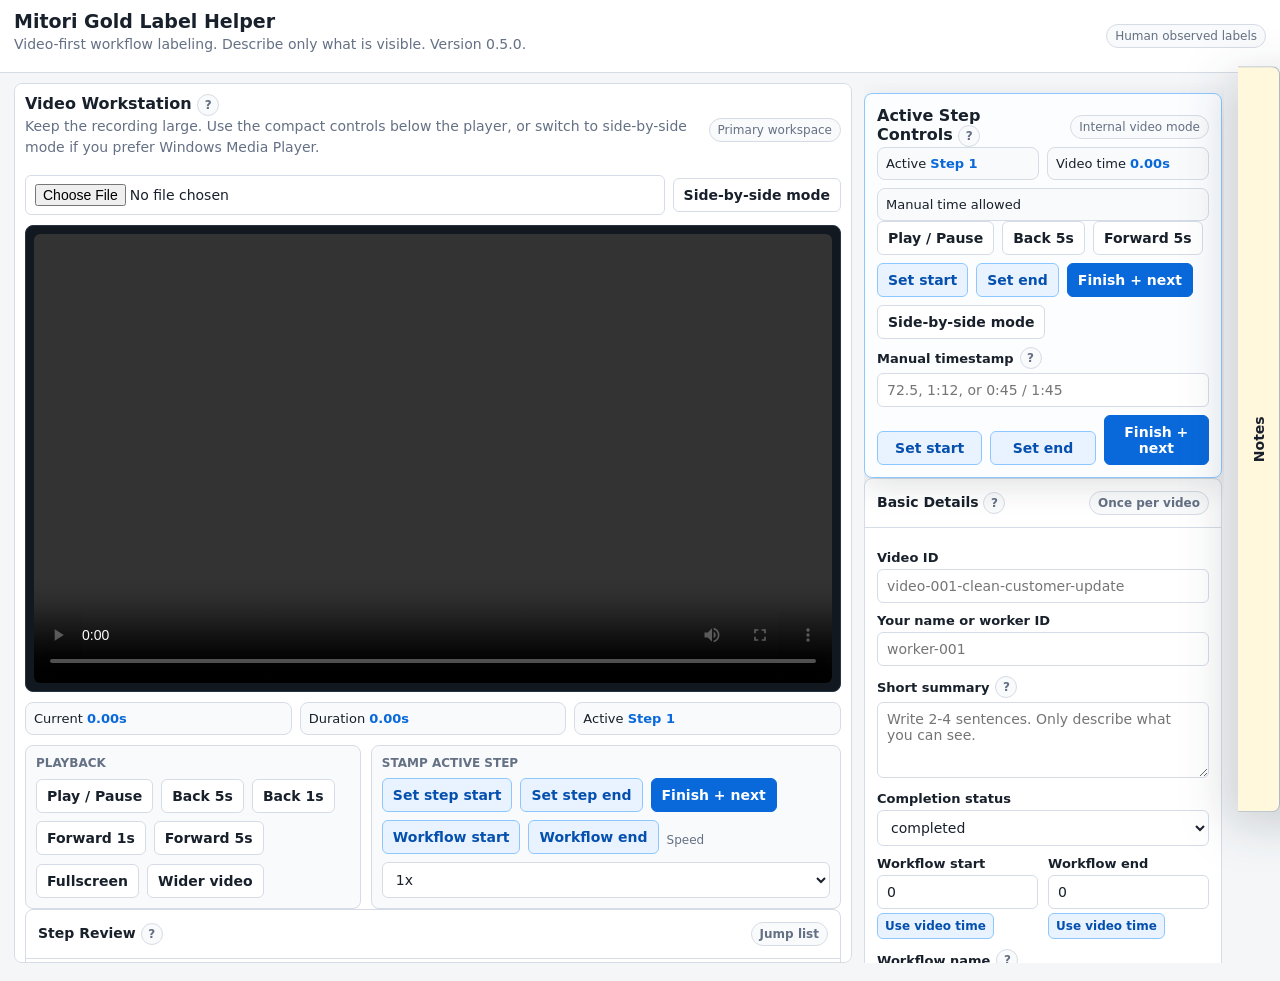
<file: gold-labeling/simple-labeling-tool.html>
<!doctype html>
<html lang="en">
<head>
  <meta charset="utf-8">
  <meta name="viewport" content="width=device-width, initial-scale=1">
  <title>Mitori Gold Label Helper</title>
  <style>
    :root {
      color-scheme: light;
      font-family: Inter, ui-sans-serif, system-ui, -apple-system, BlinkMacSystemFont, "Segoe UI", sans-serif;
      --bg: #f4f6f8;
      --panel: #ffffff;
      --panel-soft: #f9fafb;
      --text: #18202b;
      --muted: #647084;
      --border: #d6dce5;
      --border-strong: #aeb8c7;
      --blue: #0969da;
      --blue-soft: #e9f3ff;
      --green: #1a7f37;
      --green-soft: #eaf7ed;
      --red: #cf222e;
      --red-soft: #fff1f1;
      --amber-soft: #fff8dc;
      --shadow: 0 10px 30px rgba(24, 32, 43, 0.12);
    }
    * {
      box-sizing: border-box;
    }
    body {
      margin: 0;
      color: var(--text);
      background: var(--bg);
      font-size: 14px;
    }
    .app-header {
      display: flex;
      align-items: center;
      justify-content: space-between;
      gap: 16px;
      padding: 10px 14px;
      background: var(--panel);
      border-bottom: 1px solid var(--border);
    }
    h1,
    h2,
    h3,
    p {
      margin-top: 0;
    }
    h1 {
      margin-bottom: 2px;
      font-size: 19px;
      letter-spacing: 0;
    }
    h2 {
      margin-bottom: 10px;
      font-size: 16px;
      letter-spacing: 0;
    }
    h3 {
      margin-bottom: 8px;
      font-size: 14px;
      letter-spacing: 0;
    }
    p {
      margin-bottom: 8px;
      color: var(--muted);
      line-height: 1.45;
    }
    main {
      width: 100%;
      max-width: none;
      margin: 0;
      padding: 10px 56px 18px 14px;
    }
    .workspace {
      display: grid;
      grid-template-columns: minmax(760px, 3fr) minmax(360px, 1.15fr);
      gap: 12px;
      align-items: start;
    }
    body.theater .workspace {
      grid-template-columns: minmax(900px, 4fr) minmax(320px, 1fr);
    }
    body.external-mode .workspace {
      grid-template-columns: minmax(720px, 1fr);
      max-width: 1120px;
      margin: 0 auto;
    }
    body.external-mode .video-station,
    body.external-mode .video-time-only {
      display: none;
    }
    .panel,
    .section-panel {
      border: 1px solid var(--border);
      border-radius: 8px;
      background: var(--panel);
    }
    .panel {
      padding: 12px;
    }
    .section-panel {
      overflow: hidden;
    }
    .section-panel summary {
      display: flex;
      align-items: center;
      justify-content: space-between;
      gap: 10px;
      padding: 12px;
      font-weight: 800;
      cursor: pointer;
      list-style: none;
      border-bottom: 1px solid transparent;
    }
    .section-panel summary::-webkit-details-marker {
      display: none;
    }
    .section-panel[open] summary {
      border-bottom-color: var(--border);
    }
    .section-body {
      padding: 12px;
    }
    .video-station {
      position: sticky;
      top: 10px;
      max-height: calc(100vh - 20px);
      overflow: auto;
      padding: 10px;
    }
    .video-head,
    .panel-head,
    .rail-head {
      display: flex;
      align-items: center;
      justify-content: space-between;
      gap: 10px;
    }
    .video-head h2,
    .panel-head h2,
    .rail-head h2 {
      margin: 0;
    }
    .file-strip {
      display: grid;
      grid-template-columns: minmax(220px, 1fr) auto;
      gap: 8px;
      align-items: center;
      margin: 10px 0;
    }
    .file-strip input {
      min-width: 0;
    }
    .video-shell {
      background: #111820;
      border: 1px solid #283445;
      border-radius: 8px;
      padding: 8px;
    }
    video {
      width: 100%;
      max-height: calc(100vh - 238px);
      min-height: 420px;
      aspect-ratio: 16 / 9;
      object-fit: contain;
      background: #070b10;
      border-radius: 6px;
      display: block;
    }
    .mode-pill,
    .hint {
      border: 1px solid var(--border);
      border-radius: 999px;
      color: var(--muted);
      font-size: 12px;
      padding: 4px 8px;
      white-space: nowrap;
      background: var(--panel-soft);
    }
    .hint {
      display: inline-flex;
      align-items: center;
      justify-content: center;
      width: 22px;
      height: 22px;
      padding: 0;
      font-weight: 800;
      cursor: help;
    }
    label {
      display: flex;
      align-items: center;
      gap: 6px;
      margin: 10px 0 4px;
      font-weight: 800;
      font-size: 13px;
    }
    input,
    textarea,
    select {
      width: 100%;
      border: 1px solid var(--border);
      border-radius: 6px;
      padding: 8px 9px;
      color: var(--text);
      background: white;
      font: inherit;
    }
    textarea {
      min-height: 76px;
      resize: vertical;
    }
    button {
      border: 1px solid var(--border);
      border-radius: 6px;
      padding: 8px 10px;
      color: var(--text);
      background: white;
      font: inherit;
      font-weight: 800;
      cursor: pointer;
    }
    button:hover,
    button:focus-visible {
      border-color: var(--blue);
      outline: none;
    }
    button.primary {
      color: white;
      background: var(--blue);
      border-color: var(--blue);
    }
    button.success {
      color: white;
      background: var(--green);
      border-color: var(--green);
    }
    button.timestamp-button {
      color: #0550ae;
      background: var(--blue-soft);
      border-color: #8cc8ff;
    }
    button.ghost-danger {
      color: var(--red);
      border-color: #ffcecb;
      background: white;
    }
    button.chip {
      border-radius: 999px;
      padding: 5px 9px;
      font-size: 12px;
      background: var(--panel-soft);
    }
    .row {
      display: grid;
      grid-template-columns: 1fr 1fr;
      gap: 10px;
    }
    .toolbar,
    .control-row,
    .step-actions,
    .step-footer,
    .quick-row {
      display: flex;
      gap: 8px;
      flex-wrap: wrap;
      align-items: center;
    }
    .control-deck {
      display: grid;
      grid-template-columns: 1fr 1.4fr;
      gap: 10px;
      margin-top: 10px;
    }
    .control-group {
      display: flex;
      flex-wrap: wrap;
      gap: 8px;
      align-items: center;
      padding: 10px;
      border: 1px solid var(--border);
      border-radius: 8px;
      background: var(--panel-soft);
    }
    .control-group-title {
      width: 100%;
      color: var(--muted);
      font-size: 12px;
      font-weight: 800;
      text-transform: uppercase;
    }
    .status-grid,
    .sticky-status {
      display: grid;
      grid-template-columns: repeat(3, minmax(0, 1fr));
      gap: 8px;
    }
    .status-grid {
      margin-top: 10px;
    }
    .status-chip {
      min-width: 0;
      border: 1px solid var(--border);
      border-radius: 8px;
      padding: 8px;
      background: var(--panel-soft);
      font-size: 13px;
    }
    .time {
      color: var(--blue);
      font-weight: 900;
    }
    .label-column {
      display: grid;
      gap: 10px;
      max-height: calc(100vh - 20px);
      overflow: auto;
      padding-right: 2px;
    }
    .sticky-action-bar {
      position: sticky;
      top: 10px;
      z-index: 10;
      border-color: #8cc8ff;
      background: #fbfdff;
      box-shadow: var(--shadow);
    }
    .manual-time-row {
      display: grid;
      grid-template-columns: minmax(150px, 1fr) auto auto auto;
      gap: 8px;
      align-items: end;
      margin-top: 8px;
    }
    .manual-time-row label {
      margin-top: 0;
    }
    .sticky-action-bar .sticky-status {
      grid-template-columns: 1fr 1fr;
    }
    .sticky-action-bar .sticky-status .status-chip:last-child {
      grid-column: 1 / -1;
    }
    .sticky-action-bar .manual-time-row {
      grid-template-columns: repeat(3, minmax(0, 1fr));
    }
    .sticky-action-bar .manual-time-row > div {
      grid-column: 1 / -1;
    }
    .help {
      padding: 10px;
      border: 1px solid var(--border);
      border-radius: 8px;
      background: var(--panel-soft);
      color: var(--muted);
    }
    .help.compact {
      margin-bottom: 10px;
      font-size: 13px;
    }
    .step-list-head {
      display: flex;
      align-items: center;
      justify-content: space-between;
      gap: 8px;
      margin-bottom: 10px;
    }
    .step {
      border: 1px solid var(--border);
      border-radius: 8px;
      padding: 10px;
      margin: 10px 0;
      background: white;
    }
    .step.active {
      border-color: var(--blue);
      box-shadow: 0 0 0 2px rgba(9, 105, 218, 0.15);
    }
    .step.invalid {
      border-color: var(--red);
      background: var(--red-soft);
    }
    .step-title {
      display: flex;
      align-items: center;
      justify-content: space-between;
      gap: 8px;
      margin-bottom: 8px;
    }
    .time-row {
      display: grid;
      grid-template-columns: 1fr 1fr;
      gap: 8px;
    }
    .inline-button {
      margin-top: 4px;
      padding: 5px 7px;
      font-size: 12px;
    }
    .quick-row {
      margin: 6px 0 8px;
    }
    .quick-label {
      color: var(--muted);
      font-size: 12px;
      font-weight: 800;
    }
    .step-footer {
      margin-top: 10px;
      padding-top: 10px;
      border-top: 1px solid var(--border);
    }
    .small {
      color: var(--muted);
      font-size: 12px;
      font-weight: 500;
    }
    .status {
      margin-top: 10px;
      padding: 10px;
      border-radius: 8px;
      border: 1px solid var(--border);
      white-space: pre-wrap;
    }
    .status.ok {
      color: var(--green);
      background: var(--green-soft);
      border-color: var(--green);
    }
    .status.error {
      color: var(--red);
      background: var(--red-soft);
      border-color: var(--red);
    }
    .step-overview {
      border: 1px solid var(--border);
      border-radius: 8px;
      overflow: hidden;
      margin-top: 8px;
      font-size: 12px;
      background: white;
    }
    .step-overview-row {
      display: grid;
      grid-template-columns: 54px 88px 1fr;
      gap: 8px;
      align-items: center;
      width: 100%;
      border: 0;
      border-bottom: 1px solid var(--border);
      border-radius: 0;
      padding: 8px;
      text-align: left;
      font-weight: 500;
    }
    .step-overview-row:last-child {
      border-bottom: 0;
    }
    .step-overview-row.active {
      background: var(--blue-soft);
      font-weight: 800;
    }
    .truncate {
      overflow: hidden;
      text-overflow: ellipsis;
      white-space: nowrap;
    }
    .notes-drawer {
      position: fixed;
      top: 66px;
      right: 0;
      z-index: 30;
      width: 420px;
      max-width: calc(100vw - 24px);
      max-height: calc(100vh - 80px);
      transform: translateX(calc(100% - 42px));
      transition: transform 160ms ease;
      display: grid;
      grid-template-columns: 42px 1fr;
      filter: drop-shadow(-10px 12px 24px rgba(24, 32, 43, 0.18));
    }
    .notes-drawer:hover,
    .notes-drawer:focus-within,
    .notes-drawer.open {
      transform: translateX(0);
    }
    .drawer-tab {
      writing-mode: vertical-rl;
      transform: rotate(180deg);
      border: 1px solid var(--border-strong);
      border-right: 0;
      border-radius: 8px 0 0 8px;
      background: var(--amber-soft);
      padding: 12px 8px;
      font-weight: 900;
      text-align: center;
      cursor: pointer;
    }
    .drawer-body {
      overflow: auto;
      border: 1px solid var(--border-strong);
      border-radius: 8px 0 0 8px;
      padding: 12px;
      background: white;
    }
    .drawer-controls {
      display: flex;
      gap: 8px;
      flex-wrap: wrap;
      margin-bottom: 8px;
    }
    .notes-grid {
      display: grid;
      gap: 8px;
    }
    .notes-grid textarea {
      min-height: 92px;
    }
    @media (max-width: 1180px) {
      .workspace {
        grid-template-columns: 1fr;
      }
      .video-station {
        position: static;
        max-height: none;
      }
      .label-column {
        max-height: none;
      }
      video {
        min-height: 320px;
        max-height: 70vh;
      }
    }
    @media (max-width: 760px) {
      .app-header,
      .video-head,
      .panel-head,
      .rail-head,
      .step-list-head {
        align-items: flex-start;
        flex-direction: column;
      }
      main {
        padding: 8px;
      }
      .control-deck,
      .row,
      .time-row,
      .status-grid,
      .sticky-status,
      .manual-time-row {
        grid-template-columns: 1fr;
      }
      .notes-drawer {
        position: static;
        width: auto;
        max-width: none;
        max-height: none;
        transform: none;
        display: block;
        filter: none;
        margin: 8px;
      }
      .drawer-tab {
        writing-mode: horizontal-tb;
        transform: none;
        border: 1px solid var(--border);
        border-radius: 8px 8px 0 0;
      }
      .drawer-body {
        border-radius: 0 0 8px 8px;
      }
    }
  </style>
</head>
<body>
  <header class="app-header">
    <div>
      <h1>Mitori Gold Label Helper</h1>
      <p>Video-first workflow labeling. Describe only what is visible. Version 0.5.0.</p>
    </div>
    <span class="mode-pill">Human observed labels</span>
  </header>

  <main>
    <div class="workspace">
      <section class="panel video-station" aria-labelledby="videoTitle">
        <div class="video-head">
          <div>
            <h2 id="videoTitle">Video Workstation <span class="hint" title="Use this area to play the recording and stamp times onto the active step.">?</span></h2>
            <p>Keep the recording large. Use the compact controls below the player, or switch to side-by-side mode if you prefer Windows Media Player.</p>
          </div>
          <span class="mode-pill">Primary workspace</span>
        </div>

        <div class="file-strip">
          <input id="videoFile" type="file" accept="video/*" title="Load the local video file. The file stays on this computer.">
          <button id="hideVideoButton" type="button" onclick="toggleExternalMode()" title="Hide the internal video and use Windows Media Player beside this helper.">Side-by-side mode</button>
        </div>

        <div class="video-shell">
          <video id="video" controls playsinline></video>
        </div>

        <div class="status-grid">
          <div class="status-chip">Current <span id="currentTime" class="time">0.00s</span></div>
          <div class="status-chip">Duration <span id="durationTime" class="time">0.00s</span></div>
          <div class="status-chip">Active <span id="activeStepLabel" class="time">Step 1</span></div>
        </div>

        <div class="control-deck">
          <div class="control-group" aria-label="Video controls">
            <div class="control-group-title">Playback</div>
            <button type="button" onclick="togglePlay()" title="Play or pause the internal video. Shortcut: Space.">Play / Pause</button>
            <button type="button" onclick="seekBy(-5)" title="Move the video back 5 seconds.">Back 5s</button>
            <button type="button" onclick="seekBy(-1)" title="Move the video back 1 second.">Back 1s</button>
            <button type="button" onclick="seekBy(1)" title="Move the video forward 1 second.">Forward 1s</button>
            <button type="button" onclick="seekBy(5)" title="Move the video forward 5 seconds.">Forward 5s</button>
            <button type="button" onclick="requestVideoFullscreen()" title="Open the internal player fullscreen.">Fullscreen</button>
            <button type="button" onclick="toggleTheaterMode()" title="Give more width to the video column.">Wider video</button>
          </div>

          <div class="control-group" aria-label="Timestamp controls">
            <div class="control-group-title">Stamp active step</div>
            <button class="timestamp-button" type="button" onclick="captureActiveStepStart()" title="Put the current video time into the active step start time. Shortcut: A.">Set step start</button>
            <button class="timestamp-button" type="button" onclick="captureActiveStepEnd()" title="Put the current video time into the active step end time. Shortcut: S.">Set step end</button>
            <button class="primary" type="button" onclick="finishActiveStepAndAddNext()" title="Set this step end time, create the next step, and copy the same time as the next step start.">Finish + next</button>
            <button class="timestamp-button" type="button" onclick="setTime('workflowStart')" title="Use the current video time as the workflow start.">Workflow start</button>
            <button class="timestamp-button" type="button" onclick="setTime('workflowEnd')" title="Use the current video time as the workflow end.">Workflow end</button>
            <label class="small" for="playbackRate">Speed</label>
            <select id="playbackRate" onchange="setPlaybackRate(this.value)" title="Slow the video down when reading fields.">
              <option value="0.5">0.5x</option>
              <option value="0.75">0.75x</option>
              <option value="1" selected>1x</option>
              <option value="1.25">1.25x</option>
              <option value="1.5">1.5x</option>
            </select>
          </div>
        </div>

        <details class="section-panel" open>
          <summary>
            <span>Step Review <span class="hint" title="Click a row to jump back to that step card in the right panel.">?</span></span>
            <span class="mode-pill">Jump list</span>
          </summary>
          <div class="section-body">
            <div id="stepOverview" class="step-overview"></div>
          </div>
        </details>
      </section>

      <div class="label-column">
        <section class="panel sticky-action-bar" aria-labelledby="activeControlsTitle">
          <div class="rail-head">
            <h2 id="activeControlsTitle">Active Step Controls <span class="hint" title="These controls stay visible while you scroll the step form. Click inside a step to make it active.">?</span></h2>
            <span id="layoutModeLabel" class="mode-pill">Internal video mode</span>
          </div>
          <div class="sticky-status">
            <div class="status-chip">Active <span id="activeStepToolbarLabel" class="time">Step 1</span></div>
            <div class="status-chip">Video time <span id="toolbarCurrentTime" class="time">0.00s</span></div>
            <div class="status-chip">Manual time allowed</div>
          </div>
          <div class="toolbar">
            <button class="video-time-only" type="button" onclick="togglePlay()">Play / Pause</button>
            <button class="video-time-only" type="button" onclick="seekBy(-5)">Back 5s</button>
            <button class="video-time-only" type="button" onclick="seekBy(5)">Forward 5s</button>
            <button class="timestamp-button video-time-only" type="button" onclick="captureActiveStepStart()">Set start</button>
            <button class="timestamp-button video-time-only" type="button" onclick="captureActiveStepEnd()">Set end</button>
            <button class="primary video-time-only" type="button" onclick="finishActiveStepAndAddNext()">Finish + next</button>
            <button id="externalModeButton" type="button" onclick="toggleExternalMode()">Side-by-side mode</button>
          </div>
          <div class="manual-time-row">
            <div>
              <label for="manualTime">Manual timestamp <span class="hint" title="Use this when watching in Windows Media Player. Accepts 45, 0:45, 01:12.50, or 0:45 / 1:45.">?</span></label>
              <input id="manualTime" placeholder="72.5, 1:12, or 0:45 / 1:45">
            </div>
            <button class="timestamp-button" type="button" onclick="setActiveStepStartFromManual()">Set start</button>
            <button class="timestamp-button" type="button" onclick="setActiveStepEndFromManual()">Set end</button>
            <button class="primary" type="button" onclick="finishActiveStepAndAddNextFromManual()">Finish + next</button>
          </div>
        </section>

        <details class="section-panel" open>
          <summary>
            <span>Basic Details <span class="hint" title="Fill this once per video before exporting.">?</span></span>
            <span class="mode-pill">Once per video</span>
          </summary>
          <div class="section-body">
            <label for="sampleId">Video ID</label>
            <input id="sampleId" placeholder="video-001-clean-customer-update">

            <label for="labelerId">Your name or worker ID</label>
            <input id="labelerId" placeholder="worker-001">

            <label for="summary">Short summary <span class="hint" title="Write 2-4 sentences about what visibly happened. Do not judge whether it was correct.">?</span></label>
            <textarea id="summary" placeholder="Write 2-4 sentences. Only describe what you can see."></textarea>

            <label for="completionStatus">Completion status</label>
            <select id="completionStatus">
              <option value="completed">completed</option>
              <option value="partially_completed">partially_completed</option>
              <option value="abandoned">abandoned</option>
              <option value="interrupted_then_completed">interrupted_then_completed</option>
              <option value="unclear">unclear</option>
            </select>

            <div class="row">
              <div>
                <label for="workflowStart">Workflow start</label>
                <input id="workflowStart" type="number" step="0.01" value="0">
                <button class="inline-button timestamp-button" type="button" onclick="setTime('workflowStart')">Use video time</button>
              </div>
              <div>
                <label for="workflowEnd">Workflow end</label>
                <input id="workflowEnd" type="number" step="0.01" value="0">
                <button class="inline-button timestamp-button" type="button" onclick="setTime('workflowEnd')">Use video time</button>
              </div>
            </div>

            <label for="workflowLabel">Workflow name <span class="hint" title="Use a short observed label, such as Update customer record in CRM.">?</span></label>
            <input id="workflowLabel" placeholder="Example: Update customer record in CRM">
          </div>
        </details>

        <section class="panel">
          <div class="step-list-head">
            <h2>Steps <span class="hint" title="Each meaningful observed action needs a start time, end time, action, screen context, and visible evidence.">?</span></h2>
            <button class="primary" type="button" onclick="addStep()">Add step</button>
          </div>
          <div class="help compact">
            One meaningful action per step. Split field updates into separate steps. Write what is visible, not what should have happened.
          </div>
          <div id="steps"></div>
        </section>

        <details class="section-panel">
          <summary>
            <span>Export <span class="hint" title="Check the label first. Fix any red messages, then export both JSON and Markdown.">?</span></span>
            <span class="mode-pill">Finish</span>
          </summary>
          <div class="section-body">
            <div class="toolbar">
              <button type="button" onclick="validateCurrentLabel()">Check Label Before Export</button>
              <button class="success" type="button" onclick="downloadJson()">Export JSON</button>
              <button class="success" type="button" onclick="downloadMarkdown()">Export Markdown</button>
              <button type="button" onclick="saveDraft()">Save Draft</button>
              <button type="button" onclick="loadDraft()">Load Draft</button>
            </div>
            <div id="validationStatus" class="status" hidden></div>
            <p>Send both exported files to your manager. The video stays on your computer and is not uploaded by this page.</p>
          </div>
        </details>
      </div>
    </div>
  </main>

  <aside id="notesDrawer" class="notes-drawer" onmouseenter="openNotesDrawer()" onmouseleave="closeNotesDrawer()" onfocusin="openNotesDrawer()" onfocusout="closeNotesDrawerIfFocusLeaves(event)" aria-label="Exceptions and uncertainty notes">
    <button class="drawer-tab" type="button" onclick="toggleNotesDrawer()" title="Open notes for interruptions, rework, discrepancies, and uncertainty.">Notes</button>
    <div class="drawer-body">
      <div class="panel-head">
        <h2>Exceptions &amp; Uncertainty <span class="hint" title="Use this drawer for messy parts of real work: unrelated interruptions, visible corrections, mismatches, and anything unclear.">?</span></h2>
        <span class="mode-pill">Pauses on open</span>
      </div>
      <div class="drawer-controls">
        <button type="button" onclick="togglePlay()">Play / Pause</button>
        <button type="button" onclick="seekBy(-5)">Back 5s</button>
        <button type="button" onclick="seekBy(5)">Forward 5s</button>
      </div>
      <p>Leave `None observed.` when there is nothing to report. These notes help benchmark messy real work without mixing them into the normal step list.</p>
      <div class="notes-grid">
        <div>
          <label for="interruptions">Interruptions <span class="hint" title="Unrelated activity inside or between workflow steps, such as checking another email or switching to a different task.">?</span></label>
          <textarea id="interruptions" placeholder="Write interruptions, or 'None observed.'">None observed.</textarea>
        </div>
        <div>
          <label for="rework">Rework or corrections <span class="hint" title="Visible corrections, repeated attempts, changed values, or undo/redo behavior.">?</span></label>
          <textarea id="rework" placeholder="Write rework/corrections, or 'None observed.'">None observed.</textarea>
        </div>
        <div>
          <label for="discrepancies">Observed discrepancies <span class="hint" title="Visible mismatches, such as source data saying one value while the target system shows another.">?</span></label>
          <textarea id="discrepancies" placeholder="Write discrepancies, or 'None observed.'">None observed.</textarea>
        </div>
        <div>
          <label for="uncertainty">Uncertainty <span class="hint" title="Anything hard to read, ambiguous, off-screen, or not confidently observable.">?</span></label>
          <textarea id="uncertainty" placeholder="Write anything unclear, or 'None observed.'">None observed.</textarea>
        </div>
      </div>
    </div>
  </aside>

  <script>
    const video = document.getElementById('video');
    const currentTime = document.getElementById('currentTime');
    const durationTime = document.getElementById('durationTime');
    const activeStepLabel = document.getElementById('activeStepLabel');
    const activeStepToolbarLabel = document.getElementById('activeStepToolbarLabel');
    const toolbarCurrentTime = document.getElementById('toolbarCurrentTime');
    const stepOverview = document.getElementById('stepOverview');
    const steps = document.getElementById('steps');
    let activeStep = null;
    let notesDrawerWasPlaying = false;

    document.getElementById('videoFile').addEventListener('change', (event) => {
      const file = event.target.files[0];
      if (!file) return;
      video.src = URL.createObjectURL(file);
      const base = file.name.replace(/\.[^.]+$/, '');
      if (!document.getElementById('sampleId').value) {
        document.getElementById('sampleId').value = base;
      }
    });

    video.addEventListener('loadedmetadata', () => {
      durationTime.textContent = formatTime(video.duration);
      const workflowEnd = document.getElementById('workflowEnd');
      if (!workflowEnd.value || Number(workflowEnd.value) === 0) {
        workflowEnd.value = video.duration.toFixed(2);
      }
    });

    video.addEventListener('timeupdate', () => {
      currentTime.textContent = formatTime(video.currentTime);
      toolbarCurrentTime.textContent = formatTime(video.currentTime);
    });

    function setTime(id) {
      document.getElementById(id).value = currentVideoTime().toFixed(2);
    }

    function formatTime(seconds) {
      if (!Number.isFinite(seconds)) return '0.00s';
      return `${seconds.toFixed(2)}s`;
    }

    function currentVideoTime() {
      return Number.isFinite(video.currentTime) ? video.currentTime : 0;
    }

    function togglePlay() {
      if (video.paused) {
        video.play();
      } else {
        video.pause();
      }
    }

    function seekBy(seconds) {
      const next = video.currentTime + seconds;
      video.currentTime = Math.max(0, Math.min(video.duration || next, next));
    }

    function setPlaybackRate(value) {
      video.playbackRate = Number(value) || 1;
    }

    function toggleTheaterMode() {
      document.body.classList.toggle('theater');
    }

    function toggleExternalMode() {
      const externalMode = document.body.classList.toggle('external-mode');
      const label = document.getElementById('layoutModeLabel');
      const externalButton = document.getElementById('externalModeButton');
      const hideButton = document.getElementById('hideVideoButton');
      if (label) label.textContent = externalMode ? 'Side-by-side mode' : 'Internal video mode';
      if (externalButton) externalButton.textContent = externalMode ? 'Show internal video' : 'Side-by-side mode';
      if (hideButton) hideButton.textContent = externalMode ? 'Show internal video' : 'Side-by-side mode';
    }

    function requestVideoFullscreen() {
      if (!video.src) {
        alert('Load the video first.');
        return;
      }
      if (video.requestFullscreen) {
        video.requestFullscreen();
      } else {
        alert('Fullscreen video is not available in this browser.');
      }
    }

    function captureActiveStepStart() {
      setActiveStepTime('.step-start', currentVideoTime());
    }

    function captureActiveStepEnd() {
      setActiveStepTime('.step-end', currentVideoTime());
    }

    function setActiveStepTime(selector, seconds) {
      const step = ensureActiveStep();
      step.querySelector(selector).value = seconds.toFixed(2);
      renderStepOverview();
    }

    function ensureActiveStep() {
      if (!activeStep || !steps.contains(activeStep)) {
        if (!steps.children.length) addStep();
        setActiveStep(steps.children[0]);
      }
      return activeStep;
    }

    function addStep(data = {}, afterStep = null) {
      const index = steps.children.length + 1;
      const div = document.createElement('div');
      div.className = 'step';
      div.innerHTML = `
        <div class="step-title">
          <strong>Step ${index}</strong>
          <div class="step-actions">
            <button class="ghost-danger" type="button" onclick="event.stopPropagation(); removeStep(this)">Remove step</button>
          </div>
        </div>
        <div class="time-row">
          <div>
            <label>Start time <span class="hint" title="When this visible action starts. Use the active controls or enter seconds manually.">?</span></label>
            <input class="step-start" type="number" step="0.01" value="${data.start_time_sec ?? ''}">
            <button class="inline-button timestamp-button" type="button" onclick="setStepTimeFromButton(this, '.step-start')">Use video time</button>
          </div>
          <div>
            <label>End time <span class="hint" title="When this visible action finishes or the next action starts.">?</span></label>
            <input class="step-end" type="number" step="0.01" value="${data.end_time_sec ?? ''}">
            <button class="inline-button timestamp-button" type="button" onclick="setStepTimeFromButton(this, '.step-end')">Use video time</button>
          </div>
        </div>
        <label>Observed action <span class="hint" title="Write what the worker visibly did. Do not infer intent.">?</span></label>
        <div class="quick-row" aria-label="Observed action starters">
          <span class="quick-label">Starters:</span>
          <button class="chip" type="button" onclick="insertIntoStepField(this, '.step-action', 'Clicked ')">Clicked</button>
          <button class="chip" type="button" onclick="insertIntoStepField(this, '.step-action', 'Typed ')">Typed</button>
          <button class="chip" type="button" onclick="insertIntoStepField(this, '.step-action', 'Selected ')">Selected</button>
          <button class="chip" type="button" onclick="insertIntoStepField(this, '.step-action', 'Submitted ')">Submitted</button>
          <button class="chip" type="button" onclick="insertIntoStepField(this, '.step-action', 'Changed ')">Changed</button>
          <button class="chip" type="button" onclick="insertIntoStepField(this, '.step-action', 'Copied ')">Copied</button>
          <button class="chip" type="button" onclick="insertIntoStepField(this, '.step-action', 'Pasted ')">Pasted</button>
          <button class="chip" type="button" onclick="insertIntoStepField(this, '.step-action', 'Switched between ')">Switched between</button>
          <button class="chip" type="button" onclick="insertIntoStepField(this, '.step-action', 'Opened ')">Opened</button>
          <button class="chip" type="button" onclick="insertIntoStepField(this, '.step-action', 'Reviewed ')">Reviewed</button>
          <button class="chip" type="button" onclick="insertIntoStepField(this, '.step-action', 'Saved ')">Saved</button>
        </div>
        <textarea class="step-action" placeholder="What did the worker do?">${escapeHtml(data.observed_label || '')}</textarea>
        <label>Screen/app context <span class="hint" title="Name the visible app, page, document, or screen area.">?</span></label>
        <input class="step-context" placeholder="Example: Excel, Chrome CRM page, File Explorer" value="${escapeHtml(data.screen_context || '')}">
        <label>Evidence you can see <span class="hint" title="Quote or describe the visible field, value, message, button, row, or page state supporting this step.">?</span></label>
        <div class="quick-row" aria-label="Evidence starters">
          <span class="quick-label">Starters:</span>
          <button class="chip" type="button" onclick="insertIntoStepField(this, '.step-evidence', 'Field shows ')">Field shows</button>
          <button class="chip" type="button" onclick="insertIntoStepField(this, '.step-evidence', 'Page shows ')">Page shows</button>
          <button class="chip" type="button" onclick="insertIntoStepField(this, '.step-evidence', 'Message says ')">Message says</button>
          <button class="chip" type="button" onclick="insertIntoStepField(this, '.step-evidence', 'Button clicked: ')">Button clicked</button>
          <button class="chip" type="button" onclick="insertIntoStepField(this, '.step-evidence', 'Value changed from ')">Value changed from</button>
        </div>
        <textarea class="step-evidence" placeholder="Example: Account Owner field shows Priya Shah.">${escapeHtml(data.evidence_text || '')}</textarea>
        <div class="row">
          <div>
            <label>Confidence <span class="hint" title="Use high confidence when action and visible evidence are clear. Lower it if the screen is hard to read.">?</span></label>
            <select class="step-confidence">
              ${confidenceOptions(data.confidence)}
            </select>
          </div>
          <div>
            <label>Uncertainty <span class="hint" title="Leave blank if there is no uncertainty for this specific step.">?</span></label>
            <input class="step-uncertainty" placeholder="Leave blank if none" value="${escapeHtml(data.uncertainty || '')}">
          </div>
        </div>
        <div class="step-footer">
          <button class="primary" type="button" onclick="event.stopPropagation(); finishStepAndAddNextFromButton(this)">Finish + next</button>
          <button type="button" onclick="event.stopPropagation(); addStepAfter(this)">Blank next step</button>
          <button class="timestamp-button" type="button" onclick="event.stopPropagation(); setStepTimeFromButton(this, '.step-start')">Start = video time</button>
          <button class="timestamp-button" type="button" onclick="event.stopPropagation(); setStepTimeFromButton(this, '.step-end')">End = video time</button>
        </div>
      `;
      if (afterStep && afterStep.parentElement === steps) {
        afterStep.after(div);
      } else {
        steps.appendChild(div);
      }
      div.addEventListener('click', () => setActiveStep(div));
      div.addEventListener('focusin', () => setActiveStep(div));
      setActiveStep(div);
      renumberSteps();
    }

    function addStepAfter(button) {
      const step = button.closest('.step');
      addStep({}, step);
      if (step.nextElementSibling) {
        step.nextElementSibling.scrollIntoView({ behavior: 'smooth', block: 'center' });
      }
    }

    function insertIntoStepField(button, selector, text) {
      const step = button.closest('.step');
      setActiveStep(step);
      const field = step.querySelector(selector);
      const start = field.selectionStart ?? field.value.length;
      const end = field.selectionEnd ?? field.value.length;
      const prefix = field.value && start > 0 && !/\s$/.test(field.value.slice(0, start)) ? ' ' : '';
      field.value = `${field.value.slice(0, start)}${prefix}${text}${field.value.slice(end)}`;
      const nextPosition = start + prefix.length + text.length;
      field.focus();
      field.setSelectionRange(nextPosition, nextPosition);
      handleFormEdit();
    }

    function finishActiveStepAndAddNext() {
      finishStepAndAddNext(ensureActiveStep(), currentVideoTime());
    }

    function finishStepAndAddNextFromButton(button) {
      finishStepAndAddNext(button.closest('.step'), currentVideoTime());
    }

    function finishActiveStepAndAddNextFromManual() {
      const seconds = readManualTime();
      if (seconds === null) return;
      finishStepAndAddNext(ensureActiveStep(), seconds);
    }

    function finishStepAndAddNext(step, seconds) {
      if (!step) return;
      setActiveStep(step);
      step.querySelector('.step-end').value = seconds.toFixed(2);
      addStep({}, step);
      const nextStep = step.nextElementSibling;
      if (nextStep) {
        nextStep.querySelector('.step-start').value = seconds.toFixed(2);
        setActiveStep(nextStep);
        nextStep.scrollIntoView({ behavior: 'smooth', block: 'center' });
      }
      renderStepOverview();
    }

    function setActiveStepStartFromManual() {
      const seconds = readManualTime();
      if (seconds !== null) setActiveStepTime('.step-start', seconds);
    }

    function setActiveStepEndFromManual() {
      const seconds = readManualTime();
      if (seconds !== null) setActiveStepTime('.step-end', seconds);
    }

    function readManualTime() {
      const input = document.getElementById('manualTime');
      const seconds = parseTimestamp(input.value);
      if (seconds === null) {
        alert('Enter a timestamp like 72.5, 1:12, or 01:12.50.');
        input.focus();
        return null;
      }
      input.value = seconds.toFixed(2);
      return seconds;
    }

    function parseTimestamp(raw) {
      const value = String(raw || '').trim().split('/')[0].trim().replace(/s$/i, '');
      if (!value) return null;
      if (/^\d+(\.\d+)?$/.test(value)) return Number(value);
      const parts = value.split(':');
      if (parts.length < 2 || parts.length > 3) return null;
      if (!parts.every((part) => /^\d+(\.\d+)?$/.test(part))) return null;
      const numbers = parts.map(Number);
      if (numbers.some((number) => !Number.isFinite(number))) return null;
      if (numbers.length === 2) return numbers[0] * 60 + numbers[1];
      return numbers[0] * 3600 + numbers[1] * 60 + numbers[2];
    }

    function openNotesDrawer() {
      const drawer = document.getElementById('notesDrawer');
      if (!drawer || drawer.classList.contains('open')) return;
      notesDrawerWasPlaying = Boolean(video.src) && !video.paused && !video.ended;
      if (notesDrawerWasPlaying) video.pause();
      drawer.classList.add('open');
    }

    function closeNotesDrawer() {
      const drawer = document.getElementById('notesDrawer');
      if (!drawer) return;
      drawer.classList.remove('open');
      if (notesDrawerWasPlaying && video.src) {
        video.play().catch(() => {});
      }
      notesDrawerWasPlaying = false;
    }

    function closeNotesDrawerIfFocusLeaves(event) {
      if (!event.currentTarget.contains(event.relatedTarget)) closeNotesDrawer();
    }

    function toggleNotesDrawer() {
      const drawer = document.getElementById('notesDrawer');
      if (drawer && drawer.classList.contains('open')) {
        closeNotesDrawer();
      } else {
        openNotesDrawer();
      }
    }

    function removeStep(button) {
      const step = button.closest('.step');
      const wasActive = step === activeStep;
      step.remove();
      if (wasActive) {
        activeStep = null;
        if (steps.children[0]) setActiveStep(steps.children[0]);
      }
      renumberSteps();
    }

    function setStepTimeFromButton(button, selector) {
      const step = button.closest('.step');
      setActiveStep(step);
      step.querySelector(selector).value = currentVideoTime().toFixed(2);
      renderStepOverview();
    }

    function setActiveStep(step) {
      if (!step) return;
      [...steps.children].forEach((item) => item.classList.remove('active'));
      activeStep = step;
      activeStep.classList.add('active');
      const index = [...steps.children].indexOf(activeStep) + 1;
      activeStepLabel.textContent = `Step ${index || 1}`;
      activeStepToolbarLabel.textContent = `Step ${index || 1}`;
      renderStepOverview();
    }

    function activateStepByIndex(index) {
      const step = steps.children[index];
      if (!step) return;
      setActiveStep(step);
      step.scrollIntoView({ behavior: 'smooth', block: 'center' });
    }

    function confidenceOptions(selected) {
      const values = [1, 0.9, 0.8, 0.7, 0.6, 0.5, 0.4];
      return values.map((value) => {
        const isSelected = Number(selected || 0.9) === value ? 'selected' : '';
        return `<option value="${value}" ${isSelected}>${value}</option>`;
      }).join('');
    }

    function renumberSteps() {
      [...steps.children].forEach((step, index) => {
        step.querySelector('.step-title strong').textContent = `Step ${index + 1}`;
      });
      if (activeStep && steps.contains(activeStep)) {
        const index = [...steps.children].indexOf(activeStep) + 1;
        activeStepLabel.textContent = `Step ${index || 1}`;
        activeStepToolbarLabel.textContent = activeStepLabel.textContent;
      } else {
        activeStepLabel.textContent = steps.children.length ? 'Step 1' : 'No step';
        activeStepToolbarLabel.textContent = activeStepLabel.textContent;
      }
      renderStepOverview();
    }

    function renderStepOverview() {
      if (!stepOverview) return;
      if (!steps.children.length) {
        stepOverview.innerHTML = '<div class="step-overview-row"><span>No steps</span><span></span><span></span></div>';
        return;
      }
      stepOverview.innerHTML = [...steps.children].map((step, index) => {
        const start = step.querySelector('.step-start').value || '?';
        const end = step.querySelector('.step-end').value || '?';
        const label = step.querySelector('.step-action').value.trim() || 'Missing action';
        const active = step === activeStep ? ' active' : '';
        return `
          <button class="step-overview-row${active}" type="button" onclick="activateStepByIndex(${index})">
            <span>Step ${index + 1}</span>
            <span>${escapeHtml(start)}-${escapeHtml(end)}</span>
            <span class="truncate">${escapeHtml(label)}</span>
          </button>
        `;
      }).join('');
    }

    function collectData(options = {}) {
      const exportMode = Boolean(options.exportMode);
      const sampleId = value('sampleId') || 'unnamed-video';
      const stepData = [...steps.children].map((step, index) => {
        const start = numberValue(step.querySelector('.step-start'));
        const end = numberValue(step.querySelector('.step-end'));
        const evidenceText = fieldValue(step, '.step-evidence');
        const observedLabel = fieldValue(step, '.step-action');
        const screenContext = fieldValue(step, '.step-context');
        const uncertainty = fieldValue(step, '.step-uncertainty');
        const isBlank = !step.querySelector('.step-start').value.trim()
          && !step.querySelector('.step-end').value.trim()
          && !observedLabel
          && !screenContext
          && !evidenceText
          && !uncertainty;
        if (exportMode && isBlank) return null;
        return {
          step_id: `gold_step_${String(index + 1).padStart(3, '0')}`,
          start_time_sec: start,
          end_time_sec: end,
          observed_label: observedLabel,
          screen_context: screenContext,
          evidence: [{
            timestamp_sec: start,
            visible_evidence: evidenceText
          }],
          confidence: Number(fieldValue(step, '.step-confidence') || 0.9),
          uncertainty: uncertainty || null
        };
      }).filter(Boolean).map((step, index) => ({
        ...step,
        step_id: `gold_step_${String(index + 1).padStart(3, '0')}`
      }));
      return {
        sample_id: sampleId,
        gold_label_version: '0.1.0',
        label_type: 'human_video_observed_gold',
        tool_version: 'simple-labeling-tool-0.5.0',
        labeler_id: value('labelerId'),
        adjudicated: false,
        source_files_used: ['video_only'],
        workflow_instances: [{
          instance_id: 'gold_wf_001',
          type: 'complete_workflow',
          observed_label: value('workflowLabel'),
          start_time_sec: numberValue(document.getElementById('workflowStart')),
          end_time_sec: numberValue(document.getElementById('workflowEnd')),
          completion_status: value('completionStatus'),
          confidence: 0.9,
          summary: value('summary'),
          steps: stepData,
          interruptions: textList('interruptions'),
          rework: textList('rework'),
          observed_discrepancies: textList('discrepancies'),
          uncertainty: textList('uncertainty').map((item) => item.note)
        }],
        review_notes: []
      };
    }

    function validateData(data) {
      clearInvalidStepMarkers();
      const errors = [];
      const wf = data.workflow_instances[0];
      if (!data.sample_id || data.sample_id === 'unnamed-video') errors.push('Enter the Video ID.');
      if (!data.labeler_id) errors.push('Enter your worker ID/name.');
      if (!wf.observed_label) errors.push('Enter the workflow name.');
      if (!wf.summary) errors.push('Enter the short summary.');
      if (wf.end_time_sec <= wf.start_time_sec) errors.push('Workflow end time must be after workflow start time.');
      if (!wf.steps.length) errors.push('Add at least one completed step.');

      wf.steps.forEach((step, index) => {
        const prefix = `Step ${index + 1}`;
        if (step.end_time_sec <= step.start_time_sec) errors.push(`${prefix}: end time must be after start time.`);
        if (!step.observed_label) errors.push(`${prefix}: observed action is missing.`);
        if (!step.screen_context) errors.push(`${prefix}: screen/app context is missing.`);
        const evidence = step.evidence && step.evidence[0] ? step.evidence[0].visible_evidence : '';
        if (!evidence) errors.push(`${prefix}: visible evidence is missing.`);
        if (step.start_time_sec < wf.start_time_sec || step.end_time_sec > wf.end_time_sec) {
          errors.push(`${prefix}: step time is outside the workflow start/end range.`);
        }
      });

      markInvalidSteps(wf.steps);
      return errors;
    }

    function clearInvalidStepMarkers() {
      [...steps.children].forEach((step) => step.classList.remove('invalid'));
    }

    function markInvalidSteps(stepData) {
      [...steps.children].forEach((step, index) => {
        const data = stepData[index];
        if (!data) return;
        const evidence = data.evidence && data.evidence[0] ? data.evidence[0].visible_evidence : '';
        if (
          data.end_time_sec <= data.start_time_sec ||
          !data.observed_label ||
          !data.screen_context ||
          !evidence
        ) {
          step.classList.add('invalid');
        }
      });
    }

    function showValidation(errors) {
      const status = document.getElementById('validationStatus');
      status.hidden = false;
      status.className = errors.length ? 'status error' : 'status ok';
      status.textContent = errors.length
        ? `Please fix these items before export:\n- ${errors.join('\n- ')}`
        : 'Label check passed. You can export JSON and Markdown.';
    }

    function resetValidationStatus() {
      const status = document.getElementById('validationStatus');
      if (status && !status.hidden) {
        status.hidden = true;
        status.textContent = '';
        clearInvalidStepMarkers();
      }
    }

    function validateCurrentLabel() {
      const data = collectData({ exportMode: true });
      const errors = validateData(data);
      showValidation(errors);
      return errors.length === 0;
    }

    function toMarkdown(data) {
      const wf = data.workflow_instances[0];
      const rows = wf.steps.map((step, index) => (
        `| ${index + 1} | ${step.start_time_sec} | ${step.end_time_sec} | ${cleanCell(step.observed_label)} | ${cleanCell(step.evidence[0].visible_evidence)} | ${step.confidence} | ${cleanCell(step.uncertainty || '')} |`
      )).join('\n');
      return `# Gold Label

Video ID: ${data.sample_id}

Labeler: ${data.labeler_id}

Adjudicated: No

## Short Summary

${wf.summary}

## Workflow Instances

### Workflow 1

- Label: ${wf.observed_label}
- Start time: ${wf.start_time_sec}
- End time: ${wf.end_time_sec}
- Completion status: ${wf.completion_status}
- Confidence: ${wf.confidence}

### Steps

| Step | Start | End | Observed action | Evidence | Confidence | Uncertainty |
|---|---:|---:|---|---|---:|---|
${rows}

## Interruptions

${listToMarkdown(wf.interruptions)}

## Rework / Corrections

${listToMarkdown(wf.rework)}

## Observed Discrepancies

${listToMarkdown(wf.observed_discrepancies)}

## Uncertainty

${wf.uncertainty.length ? wf.uncertainty.map((item) => `- ${item}`).join('\n') : 'None observed.'}
`;
    }

    function downloadJson() {
      const data = collectData({ exportMode: true });
      const errors = validateData(data);
      showValidation(errors);
      if (errors.length) return;
      download(`${data.sample_id}.gold.json`, JSON.stringify(data, null, 2) + '\n', 'application/json');
    }

    function downloadMarkdown() {
      const data = collectData({ exportMode: true });
      const errors = validateData(data);
      showValidation(errors);
      if (errors.length) return;
      download(`${data.sample_id}.gold.md`, toMarkdown(data), 'text/markdown');
    }

    function saveDraft() {
      localStorage.setItem('mitoriGoldLabelDraft', JSON.stringify(collectData()));
      alert('Draft saved in this browser.');
    }

    function loadDraft() {
      const raw = localStorage.getItem('mitoriGoldLabelDraft');
      if (!raw) {
        alert('No draft found.');
        return;
      }
      const data = JSON.parse(raw);
      document.getElementById('sampleId').value = data.sample_id || '';
      document.getElementById('labelerId').value = data.labeler_id || '';
      const wf = data.workflow_instances[0] || {};
      document.getElementById('summary').value = wf.summary || '';
      document.getElementById('completionStatus').value = wf.completion_status || 'completed';
      document.getElementById('workflowStart').value = wf.start_time_sec || 0;
      document.getElementById('workflowEnd').value = wf.end_time_sec || 0;
      document.getElementById('workflowLabel').value = wf.observed_label || '';
      document.getElementById('interruptions').value = notesToText(wf.interruptions);
      document.getElementById('rework').value = notesToText(wf.rework);
      document.getElementById('discrepancies').value = notesToText(wf.observed_discrepancies);
      document.getElementById('uncertainty').value = (wf.uncertainty || []).join('\n');
      steps.innerHTML = '';
      (wf.steps || []).forEach((step) => addStep({
        ...step,
        evidence_text: step.evidence && step.evidence[0] ? step.evidence[0].visible_evidence : ''
      }));
      renumberSteps();
    }

    function value(id) {
      return document.getElementById(id).value.trim();
    }

    function fieldValue(parent, selector) {
      return parent.querySelector(selector).value.trim();
    }

    function numberValue(input) {
      const number = Number(input.value);
      return Number.isFinite(number) ? number : 0;
    }

    function textList(id) {
      const text = value(id);
      if (!text) return [];
      return text.split('\n').map((line) => line.trim()).filter((line) => {
        const normalized = line.toLowerCase().replace(/\s+/g, ' ').replace(/\.$/, '');
        return line && ![
          'none observed',
          'non observed',
          'no observed',
          'none',
          'n/a',
          'na'
        ].includes(normalized);
      }).map((note, index) => ({
        id: `${id}_${String(index + 1).padStart(3, '0')}`,
        note
      }));
    }

    function notesToText(items) {
      if (!items || !items.length) return 'None observed.';
      return items.map((item) => item.note || String(item)).join('\n');
    }

    function listToMarkdown(items) {
      if (!items || !items.length) return 'None observed.';
      return items.map((item) => `- ${item.note || item}`).join('\n');
    }

    function cleanCell(text) {
      return String(text || '').replace(/\|/g, '/').replace(/\n/g, ' ');
    }

    function escapeHtml(text) {
      return String(text).replace(/[&<>"']/g, (char) => ({
        '&': '&amp;',
        '<': '&lt;',
        '>': '&gt;',
        '"': '&quot;',
        "'": '&#039;'
      }[char]));
    }

    function download(filename, text, type) {
      const blob = new Blob([text], { type });
      const link = document.createElement('a');
      link.href = URL.createObjectURL(blob);
      link.download = filename;
      document.body.appendChild(link);
      link.click();
      link.remove();
      URL.revokeObjectURL(link.href);
    }

    function handleFormEdit() {
      resetValidationStatus();
      renderStepOverview();
    }

    function isTypingTarget(target) {
      return target && ['INPUT', 'TEXTAREA', 'SELECT'].includes(target.tagName);
    }

    document.addEventListener('input', handleFormEdit);
    document.addEventListener('change', handleFormEdit);
    document.addEventListener('keydown', (event) => {
      if (isTypingTarget(event.target)) return;
      if (event.code === 'Space') {
        event.preventDefault();
        togglePlay();
      } else if (event.key === 'a' || event.key === 'A') {
        event.preventDefault();
        captureActiveStepStart();
      } else if (event.key === 's' || event.key === 'S') {
        event.preventDefault();
        captureActiveStepEnd();
      } else if (event.key === 'ArrowLeft') {
        event.preventDefault();
        seekBy(event.shiftKey ? -5 : -1);
      } else if (event.key === 'ArrowRight') {
        event.preventDefault();
        seekBy(event.shiftKey ? 5 : 1);
      }
    });

    addStep();
  </script>
</body>
</html>
</file>
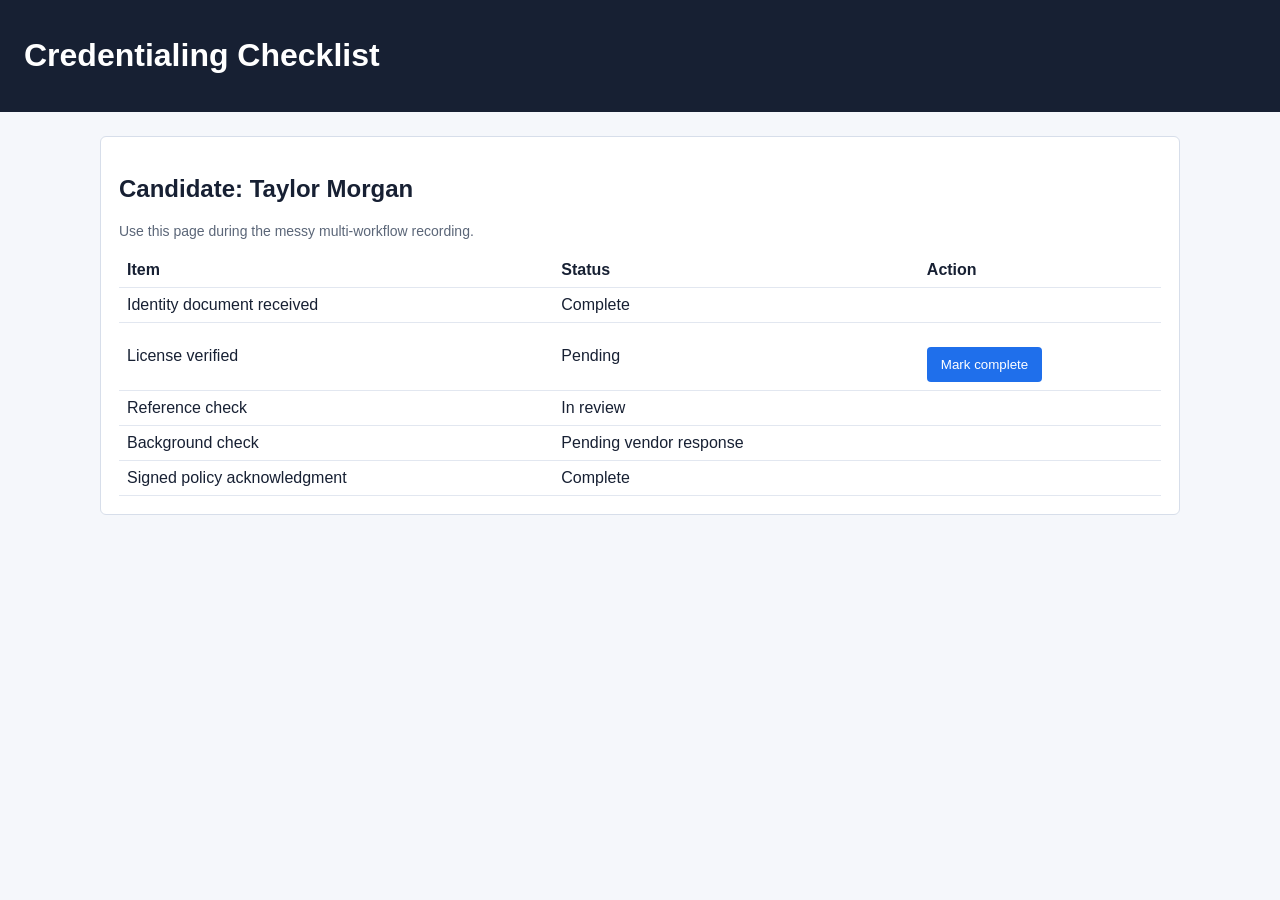
<file: mitori-recording-fixtures/credentialing_portal.html>
<!doctype html>
<html lang="en">
<head>
  <meta charset="utf-8">
  <meta name="viewport" content="width=device-width, initial-scale=1">
  <title>Credentialing Checklist</title>
  <style>
    body { font-family: Arial, sans-serif; margin: 0; background: #f5f7fb; color: #172033; }
    header { background: #172033; color: white; padding: 16px 24px; }
    main { padding: 24px; max-width: 1080px; margin: auto; }
    section { background: white; border: 1px solid #d7deea; border-radius: 6px; padding: 18px; margin-bottom: 16px; }
    label { display: block; font-weight: 700; margin-top: 12px; }
    input, select, textarea { width: 100%; box-sizing: border-box; padding: 9px; border: 1px solid #b9c3d3; border-radius: 4px; margin-top: 4px; }
    button { margin-top: 16px; padding: 10px 14px; border: 0; background: #1f6feb; color: white; border-radius: 4px; cursor: pointer; }
    table { width: 100%; border-collapse: collapse; margin-top: 12px; }
    th, td { border-bottom: 1px solid #e2e7f0; padding: 8px; text-align: left; }
    .notice { display: none; margin-top: 14px; padding: 12px; background: #e9f8ef; border: 1px solid #98d4aa; color: #165a2f; border-radius: 4px; }
    .warning { background: #fff7df; border-color: #e4c565; color: #6f4c00; }
    .muted { color: #5b6678; font-size: 14px; }
    .grid { display: grid; grid-template-columns: repeat(2, minmax(0, 1fr)); gap: 14px; }
  </style>
</head>
<body>
  <header><h1>Credentialing Checklist</h1></header>
  <main>

    <section>
      <h2>Candidate: Taylor Morgan</h2>
      <p class="muted">Use this page during the messy multi-workflow recording.</p>
      <table>
        <thead><tr><th>Item</th><th>Status</th><th>Action</th></tr></thead>
        <tbody>
          <tr><td>Identity document received</td><td>Complete</td><td></td></tr>
          <tr><td>License verified</td><td id="licenseStatus">Pending</td><td><button onclick="markLicense()">Mark complete</button></td></tr>
          <tr><td>Reference check</td><td>In review</td><td></td></tr>
          <tr><td>Background check</td><td>Pending vendor response</td><td></td></tr>
          <tr><td>Signed policy acknowledgment</td><td>Complete</td><td></td></tr>
        </tbody>
      </table>
      <div id="done" class="notice">License verification marked complete for Taylor Morgan.</div>
    </section>
    <script>
      function markLicense() {
        document.getElementById('licenseStatus').textContent = 'Complete';
        document.getElementById('done').style.display = 'block';
      }
    </script>

  </main>
</body>
</html>
</file>
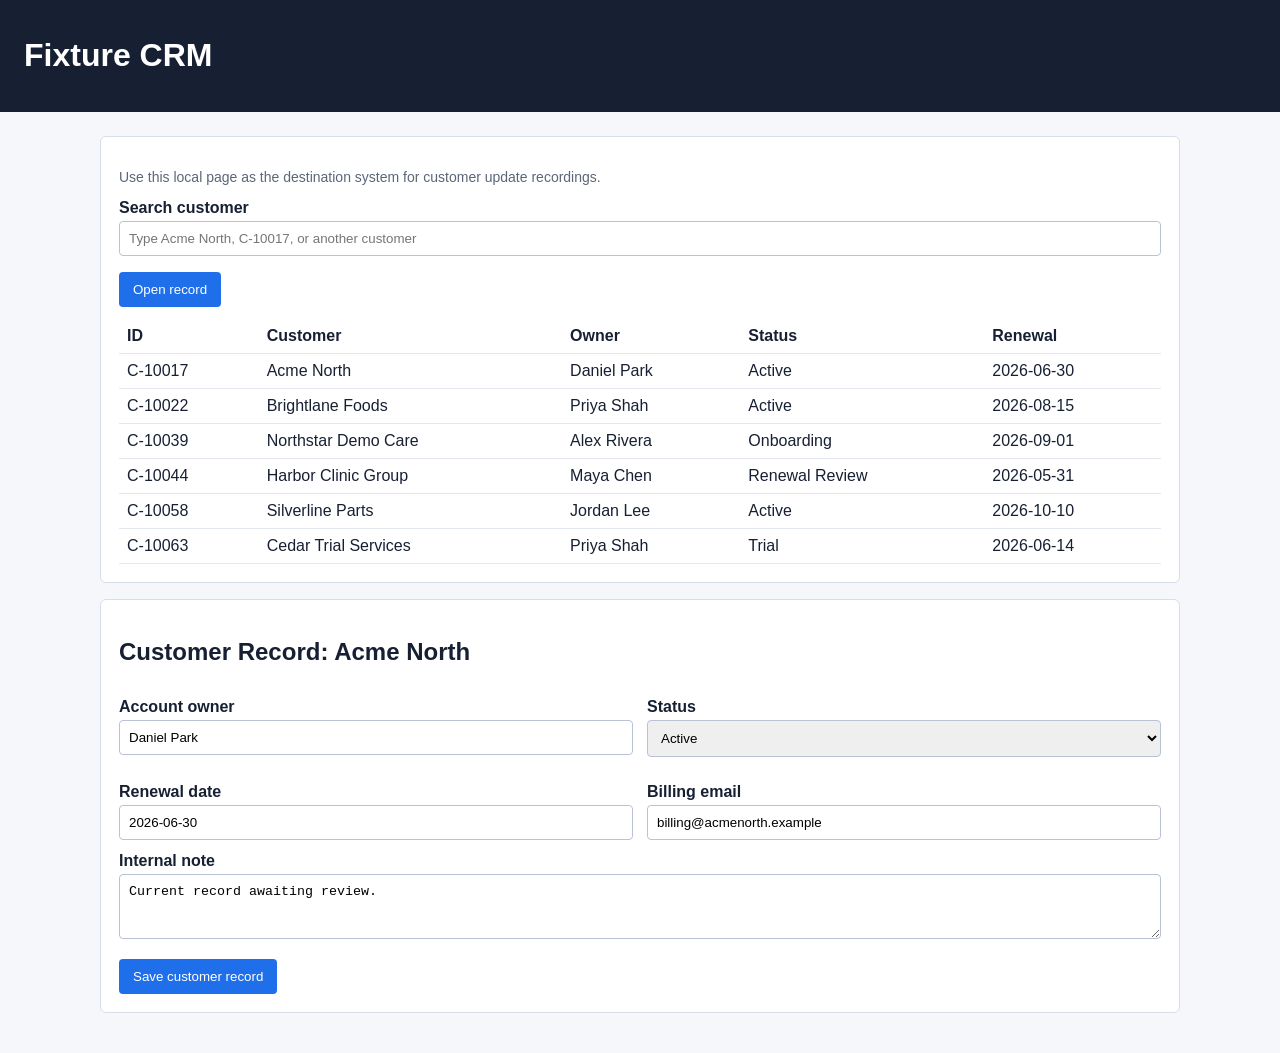
<file: mitori-recording-fixtures/fake_crm.html>
<!doctype html>
<html lang="en">
<head>
  <meta charset="utf-8">
  <meta name="viewport" content="width=device-width, initial-scale=1">
  <title>Fixture CRM</title>
  <style>
    body { font-family: Arial, sans-serif; margin: 0; background: #f5f7fb; color: #172033; }
    header { background: #172033; color: white; padding: 16px 24px; }
    main { padding: 24px; max-width: 1080px; margin: auto; }
    section { background: white; border: 1px solid #d7deea; border-radius: 6px; padding: 18px; margin-bottom: 16px; }
    label { display: block; font-weight: 700; margin-top: 12px; }
    input, select, textarea { width: 100%; box-sizing: border-box; padding: 9px; border: 1px solid #b9c3d3; border-radius: 4px; margin-top: 4px; }
    button { margin-top: 16px; padding: 10px 14px; border: 0; background: #1f6feb; color: white; border-radius: 4px; cursor: pointer; }
    table { width: 100%; border-collapse: collapse; margin-top: 12px; }
    th, td { border-bottom: 1px solid #e2e7f0; padding: 8px; text-align: left; }
    .notice { display: none; margin-top: 14px; padding: 12px; background: #e9f8ef; border: 1px solid #98d4aa; color: #165a2f; border-radius: 4px; }
    .warning { background: #fff7df; border-color: #e4c565; color: #6f4c00; }
    .muted { color: #5b6678; font-size: 14px; }
    .grid { display: grid; grid-template-columns: repeat(2, minmax(0, 1fr)); gap: 14px; }
  </style>
</head>
<body>
  <header><h1>Fixture CRM</h1></header>
  <main>

    <section>
      <p class="muted">Use this local page as the destination system for customer update recordings.</p>
      <label for="search">Search customer</label>
      <input id="search" placeholder="Type Acme North, C-10017, or another customer">
      <button onclick="findCustomer()">Open record</button>
      <div id="searchNotice" class="notice warning">Record opened. Review and update the fields below.</div>
      <table>
        <thead><tr><th>ID</th><th>Customer</th><th>Owner</th><th>Status</th><th>Renewal</th></tr></thead>
        <tbody><tr><td>C-10017</td><td>Acme North</td><td>Daniel Park</td><td>Active</td><td>2026-06-30</td></tr>
<tr><td>C-10022</td><td>Brightlane Foods</td><td>Priya Shah</td><td>Active</td><td>2026-08-15</td></tr>
<tr><td>C-10039</td><td>Northstar Demo Care</td><td>Alex Rivera</td><td>Onboarding</td><td>2026-09-01</td></tr>
<tr><td>C-10044</td><td>Harbor Clinic Group</td><td>Maya Chen</td><td>Renewal Review</td><td>2026-05-31</td></tr>
<tr><td>C-10058</td><td>Silverline Parts</td><td>Jordan Lee</td><td>Active</td><td>2026-10-10</td></tr>
<tr><td>C-10063</td><td>Cedar Trial Services</td><td>Priya Shah</td><td>Trial</td><td>2026-06-14</td></tr></tbody>
      </table>
    </section>
    <section>
      <h2>Customer Record: Acme North</h2>
      <div class="grid">
        <div><label>Account owner</label><input id="owner" value="Daniel Park"></div>
        <div><label>Status</label><select id="status"><option>Active</option><option>Renewal Review</option><option>At Risk</option></select></div>
        <div><label>Renewal date</label><input id="renewal" value="2026-06-30"></div>
        <div><label>Billing email</label><input id="email" value="billing@acmenorth.example"></div>
      </div>
      <label>Internal note</label>
      <textarea id="note" rows="3">Current record awaiting review.</textarea>
      <button onclick="saveRecord()">Save customer record</button>
      <div id="saveNotice" class="notice">Customer record saved. Summary updated for Acme North.</div>
    </section>
    <script>
      function findCustomer() {
        document.getElementById('searchNotice').style.display = 'block';
      }
      function saveRecord() {
        document.getElementById('saveNotice').style.display = 'block';
      }
    </script>

  </main>
</body>
</html>
</file>
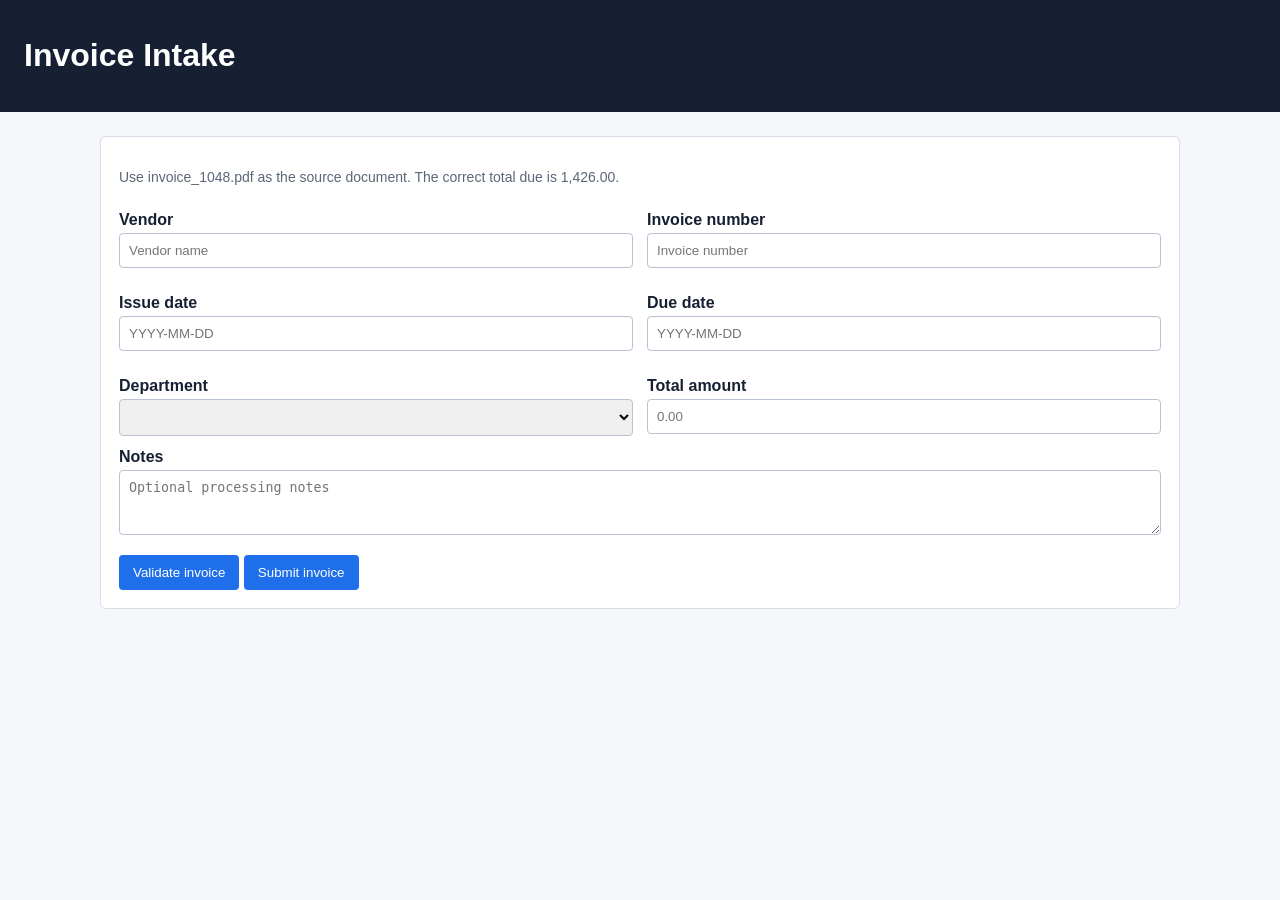
<file: mitori-recording-fixtures/invoice_intake_form.html>
<!doctype html>
<html lang="en">
<head>
  <meta charset="utf-8">
  <meta name="viewport" content="width=device-width, initial-scale=1">
  <title>Invoice Intake</title>
  <style>
    body { font-family: Arial, sans-serif; margin: 0; background: #f5f7fb; color: #172033; }
    header { background: #172033; color: white; padding: 16px 24px; }
    main { padding: 24px; max-width: 1080px; margin: auto; }
    section { background: white; border: 1px solid #d7deea; border-radius: 6px; padding: 18px; margin-bottom: 16px; }
    label { display: block; font-weight: 700; margin-top: 12px; }
    input, select, textarea { width: 100%; box-sizing: border-box; padding: 9px; border: 1px solid #b9c3d3; border-radius: 4px; margin-top: 4px; }
    button { margin-top: 16px; padding: 10px 14px; border: 0; background: #1f6feb; color: white; border-radius: 4px; cursor: pointer; }
    table { width: 100%; border-collapse: collapse; margin-top: 12px; }
    th, td { border-bottom: 1px solid #e2e7f0; padding: 8px; text-align: left; }
    .notice { display: none; margin-top: 14px; padding: 12px; background: #e9f8ef; border: 1px solid #98d4aa; color: #165a2f; border-radius: 4px; }
    .warning { background: #fff7df; border-color: #e4c565; color: #6f4c00; }
    .muted { color: #5b6678; font-size: 14px; }
    .grid { display: grid; grid-template-columns: repeat(2, minmax(0, 1fr)); gap: 14px; }
  </style>
</head>
<body>
  <header><h1>Invoice Intake</h1></header>
  <main>

    <section>
      <p class="muted">Use invoice_1048.pdf as the source document. The correct total due is 1,426.00.</p>
      <div class="grid">
        <div><label>Vendor</label><input id="vendor" placeholder="Vendor name"></div>
        <div><label>Invoice number</label><input id="number" placeholder="Invoice number"></div>
        <div><label>Issue date</label><input id="issue" placeholder="YYYY-MM-DD"></div>
        <div><label>Due date</label><input id="due" placeholder="YYYY-MM-DD"></div>
        <div><label>Department</label><select id="dept"><option></option><option>Operations</option><option>Finance</option><option>Credentialing</option></select></div>
        <div><label>Total amount</label><input id="amount" placeholder="0.00"></div>
      </div>
      <label>Notes</label>
      <textarea rows="3" placeholder="Optional processing notes"></textarea>
      <button onclick="validateInvoice()">Validate invoice</button>
      <button onclick="submitInvoice()">Submit invoice</button>
      <div id="warn" class="notice warning">Validation warning: confirm the total amount and department before submitting.</div>
      <div id="done" class="notice">Invoice 1048 submitted for approval.</div>
    </section>
    <script>
      function validateInvoice() {
        document.getElementById('warn').style.display = 'block';
      }
      function submitInvoice() {
        document.getElementById('done').style.display = 'block';
      }
    </script>

  </main>
</body>
</html>
</file>
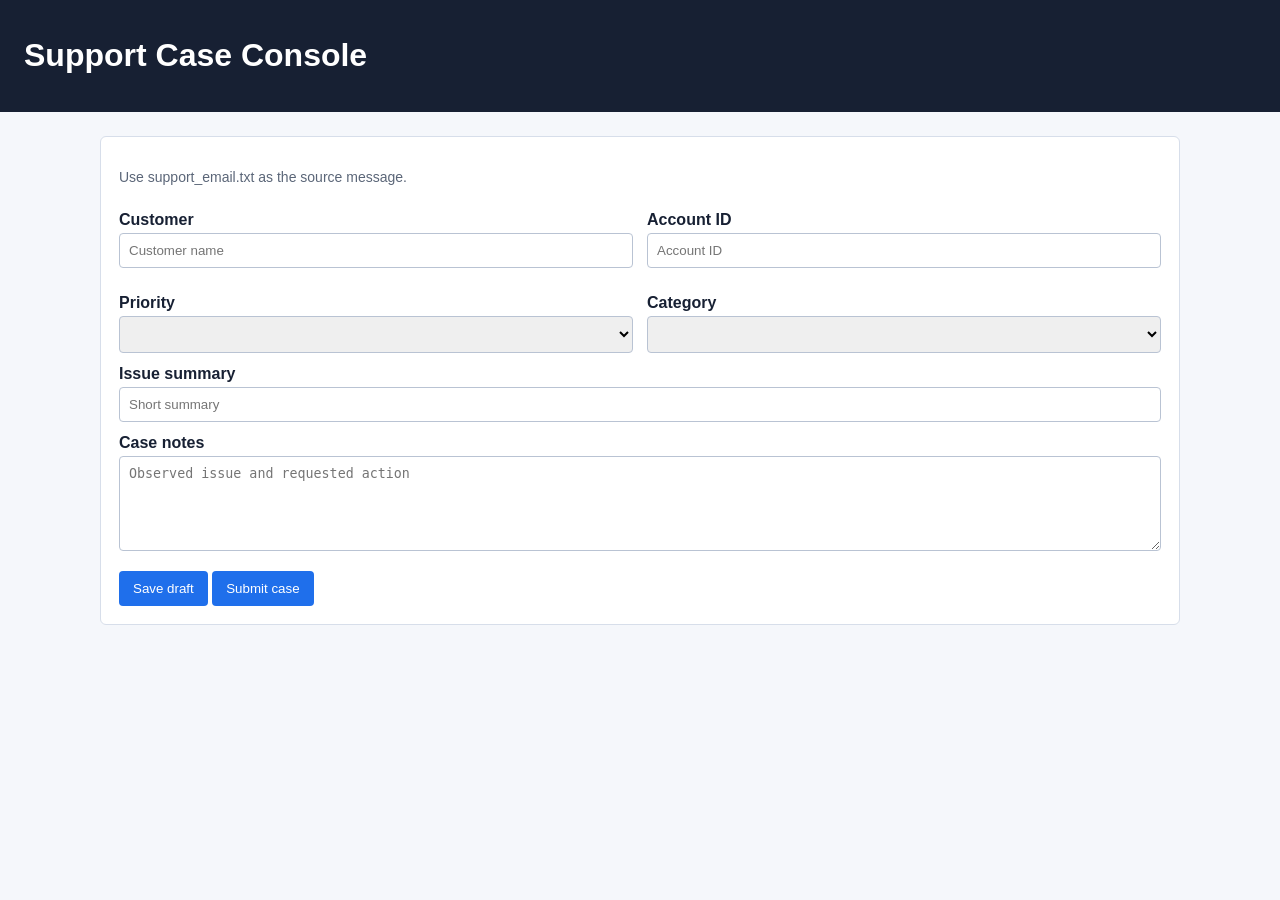
<file: mitori-recording-fixtures/support_case_form.html>
<!doctype html>
<html lang="en">
<head>
  <meta charset="utf-8">
  <meta name="viewport" content="width=device-width, initial-scale=1">
  <title>Support Case Console</title>
  <style>
    body { font-family: Arial, sans-serif; margin: 0; background: #f5f7fb; color: #172033; }
    header { background: #172033; color: white; padding: 16px 24px; }
    main { padding: 24px; max-width: 1080px; margin: auto; }
    section { background: white; border: 1px solid #d7deea; border-radius: 6px; padding: 18px; margin-bottom: 16px; }
    label { display: block; font-weight: 700; margin-top: 12px; }
    input, select, textarea { width: 100%; box-sizing: border-box; padding: 9px; border: 1px solid #b9c3d3; border-radius: 4px; margin-top: 4px; }
    button { margin-top: 16px; padding: 10px 14px; border: 0; background: #1f6feb; color: white; border-radius: 4px; cursor: pointer; }
    table { width: 100%; border-collapse: collapse; margin-top: 12px; }
    th, td { border-bottom: 1px solid #e2e7f0; padding: 8px; text-align: left; }
    .notice { display: none; margin-top: 14px; padding: 12px; background: #e9f8ef; border: 1px solid #98d4aa; color: #165a2f; border-radius: 4px; }
    .warning { background: #fff7df; border-color: #e4c565; color: #6f4c00; }
    .muted { color: #5b6678; font-size: 14px; }
    .grid { display: grid; grid-template-columns: repeat(2, minmax(0, 1fr)); gap: 14px; }
  </style>
</head>
<body>
  <header><h1>Support Case Console</h1></header>
  <main>

    <section>
      <p class="muted">Use support_email.txt as the source message.</p>
      <div class="grid">
        <div><label>Customer</label><input placeholder="Customer name"></div>
        <div><label>Account ID</label><input placeholder="Account ID"></div>
        <div><label>Priority</label><select><option></option><option>Low</option><option>Medium</option><option>High</option></select></div>
        <div><label>Category</label><select><option></option><option>Billing Portal</option><option>Login</option><option>Data Request</option></select></div>
      </div>
      <label>Issue summary</label>
      <input placeholder="Short summary">
      <label>Case notes</label>
      <textarea rows="5" placeholder="Observed issue and requested action"></textarea>
      <button onclick="saveDraft()">Save draft</button>
      <button onclick="submitCase()">Submit case</button>
      <div id="draft" class="notice warning">Draft saved. Case is not submitted yet.</div>
      <div id="done" class="notice">Support case submitted. Case ID: SC-58291.</div>
    </section>
    <script>
      function saveDraft() {
        document.getElementById('draft').style.display = 'block';
      }
      function submitCase() {
        document.getElementById('done').style.display = 'block';
      }
    </script>

  </main>
</body>
</html>
</file>
